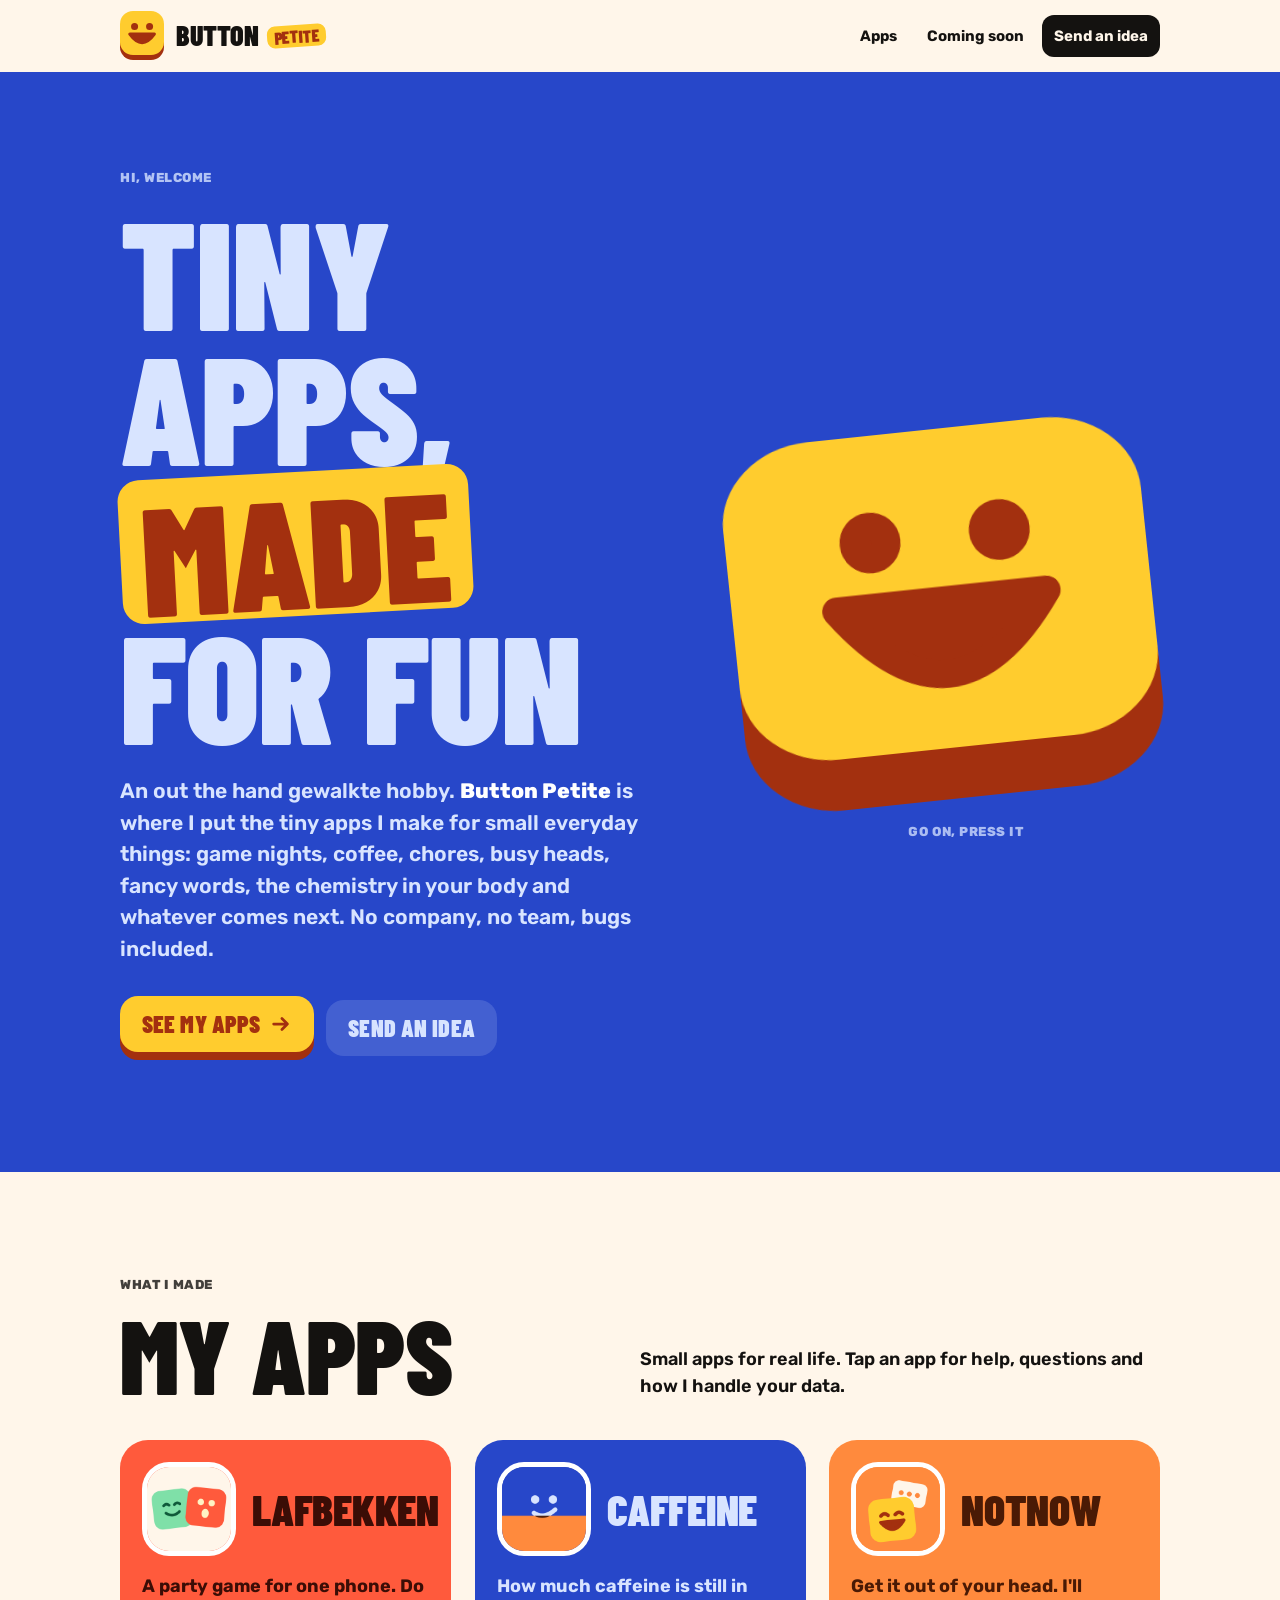
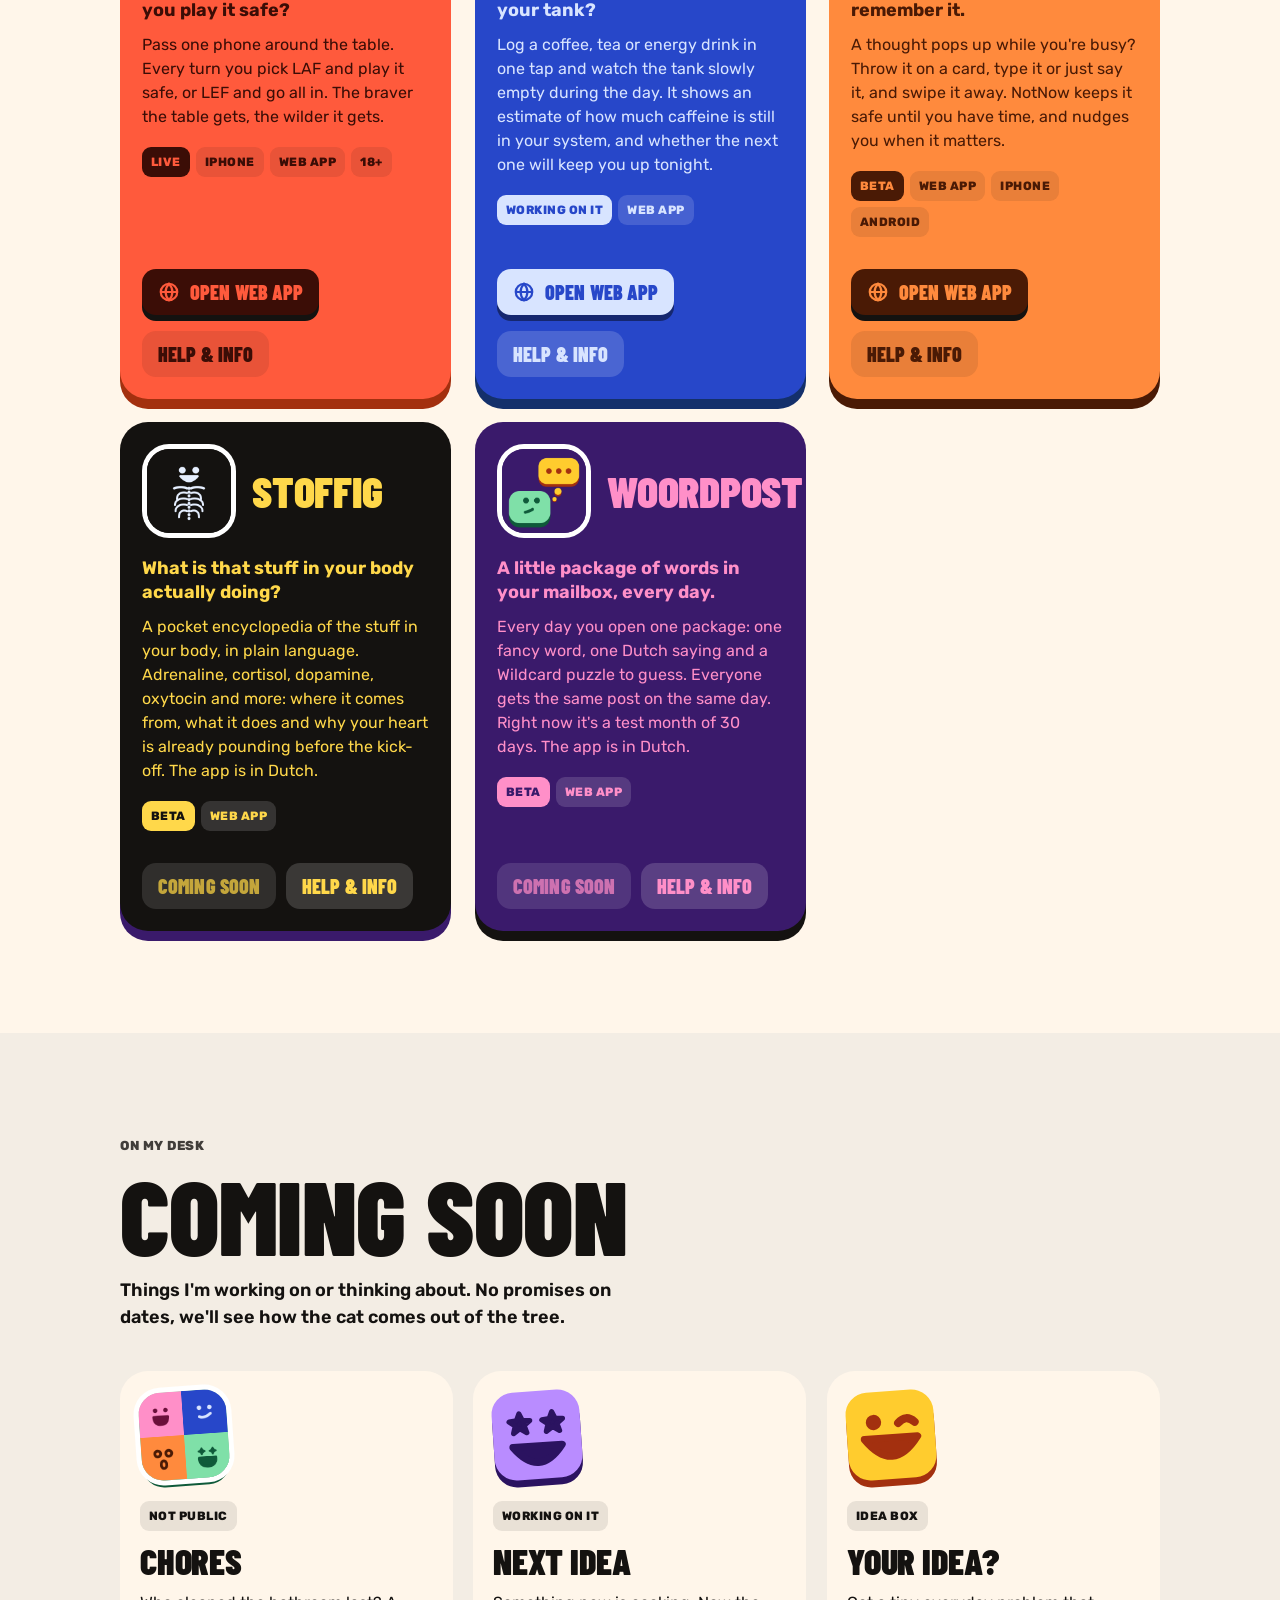
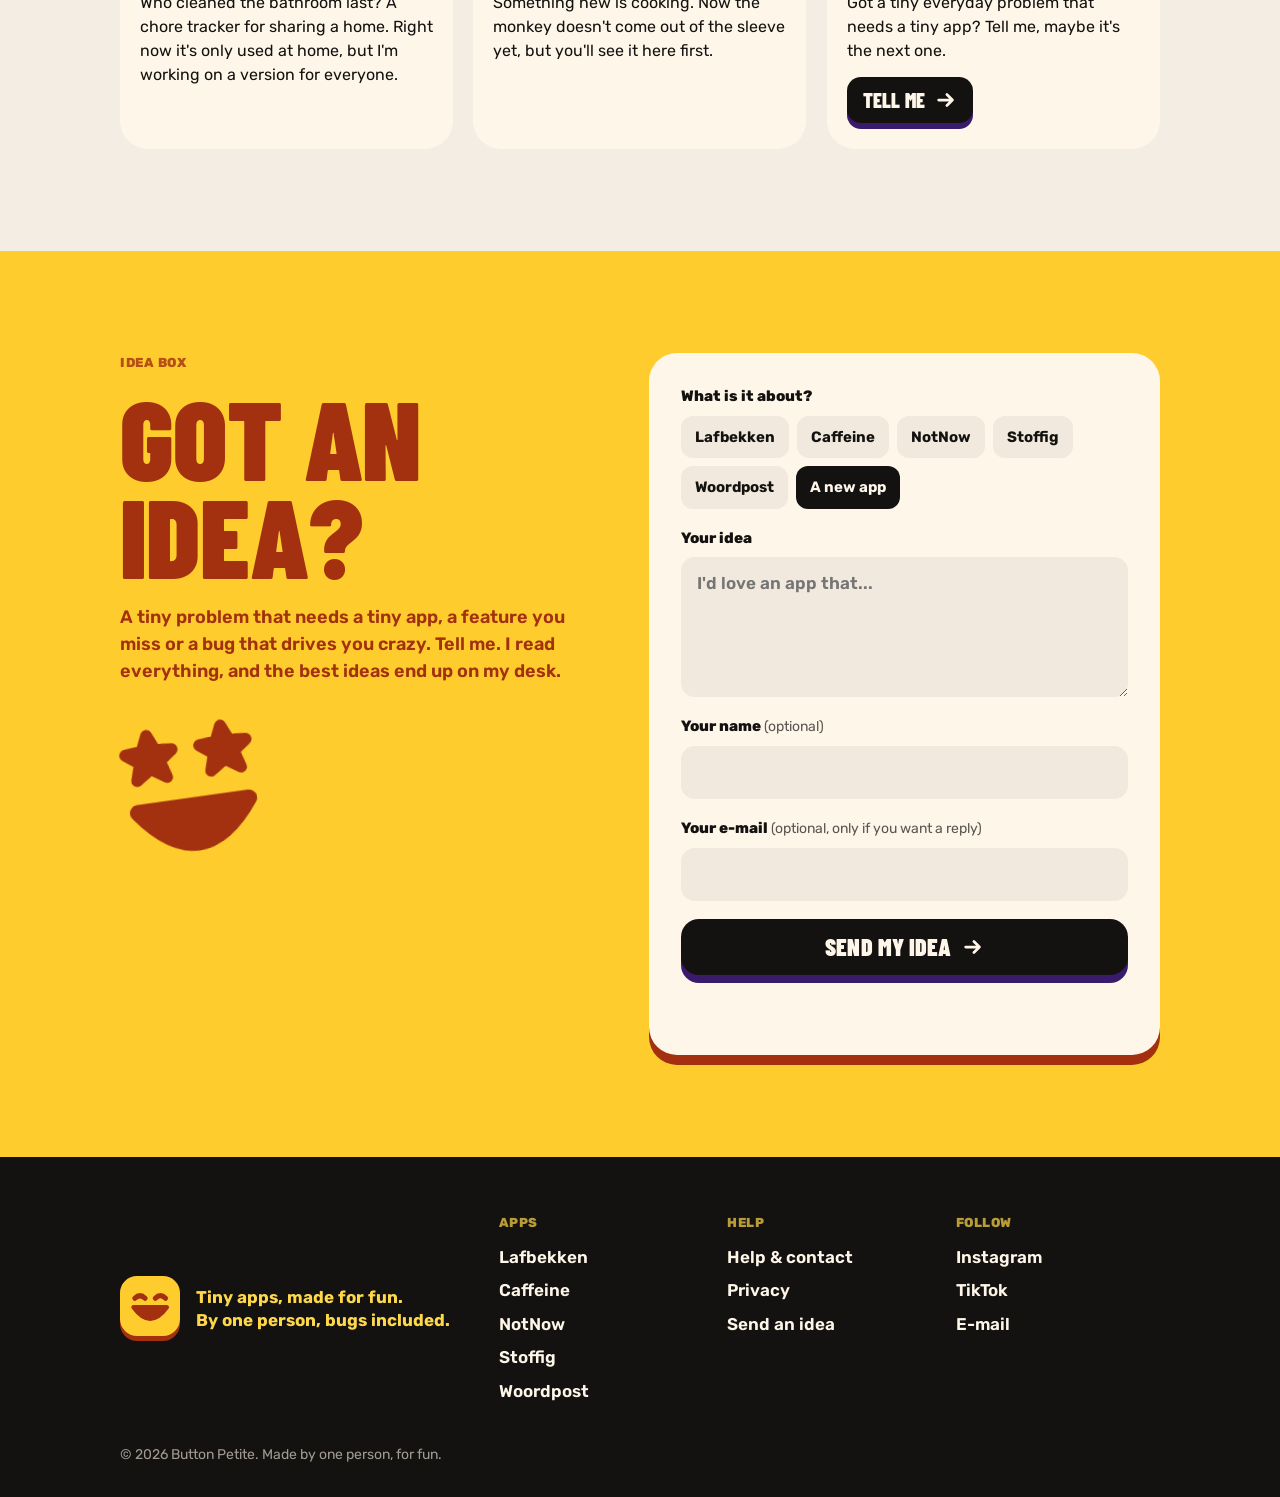
<file: index.html>
<!doctype html>
<html lang="en">
<head>
  <meta charset="utf-8">
  <meta name="viewport" content="width=device-width, initial-scale=1, viewport-fit=cover">
  <title>Button Petite: tiny apps, made for fun</title>
  <meta name="description" content="Button Petite is where I put the tiny apps I make for fun. Party games, coffee math and more. Help, privacy info and a place to send your ideas.">
  <meta name="theme-color" content="#2747c9">
  <meta property="og:title" content="Button Petite: tiny apps, made for fun">
  <meta property="og:description" content="Tiny apps I make for fun, with help, privacy info and a place to send your ideas.">
  <link rel="canonical" href="https://buttonpetite.com/">
  <meta property="og:url" content="https://buttonpetite.com/">
  <meta property="og:image" content="https://buttonpetite.com/assets/share-image.png">
  <meta property="og:type" content="website">
  <link rel="icon" href="assets/favicon.svg" type="image/svg+xml">
  <link rel="apple-touch-icon" href="assets/share-image.png">
  <link rel="preload" href="assets/fonts/barlow-condensed-latin-900-normal.woff2" as="font" type="font/woff2" crossorigin>
  <link rel="preload" href="assets/fonts/rubik-latin-600-normal.woff2" as="font" type="font/woff2" crossorigin>
  <link rel="stylesheet" href="styles.css">
  <script src="app.js" defer></script>
</head>
<body>
  <a class="skip" href="#main">Skip to content</a>

  <header class="top" id="top">
    <div class="wrap top__in">
      <a class="brand" href="#/" aria-label="Button Petite, home">
        <span class="brand__mark" data-face="happy" data-pair="yellow" aria-hidden="true"></span>
        <span class="brand__name">Button <span class="brand__tag">Petite</span></span>
      </a>
      <nav class="nav" aria-label="Main">
        <a href="#/apps">Apps</a>
        <a href="#/soon">Coming soon</a>
        <a class="nav__cta" href="#/ideas">Send an idea</a>
      </nav>
    </div>
  </header>

  <main id="main" tabindex="-1">
    <!-- app.js renders the current page in here -->
    <noscript>
      <div class="wrap noscript">
        <h1 class="disp">Button Petite</h1>
        <p>This site needs JavaScript to show my apps. You can always reach me at <a href="mailto:hello@buttonpetite.com">hello@buttonpetite.com</a>.</p>
      </div>
    </noscript>
  </main>

  <footer class="foot">
    <div class="wrap foot__in">
      <div class="foot__brand">
        <span class="brand__mark" data-face="laugh" data-pair="yellow" aria-hidden="true"></span>
        <p class="foot__line">Tiny apps, made for fun.<br>By one person, bugs included.</p>
      </div>
      <nav class="foot__cols" aria-label="Footer">
        <div>
          <h2 class="meta">Apps</h2>
          <ul id="foot-apps"></ul>
        </div>
        <div>
          <h2 class="meta">Help</h2>
          <ul>
            <li><a href="#/help">Help &amp; contact</a></li>
            <li><a href="#/privacy">Privacy</a></li>
            <li><a href="#/ideas">Send an idea</a></li>
          </ul>
        </div>
        <div>
          <h2 class="meta">Follow</h2>
          <ul id="foot-socials"></ul>
        </div>
      </nav>
      <p class="foot__small" id="foot-small"></p>
    </div>
  </footer>
</body>
</html>
</file>
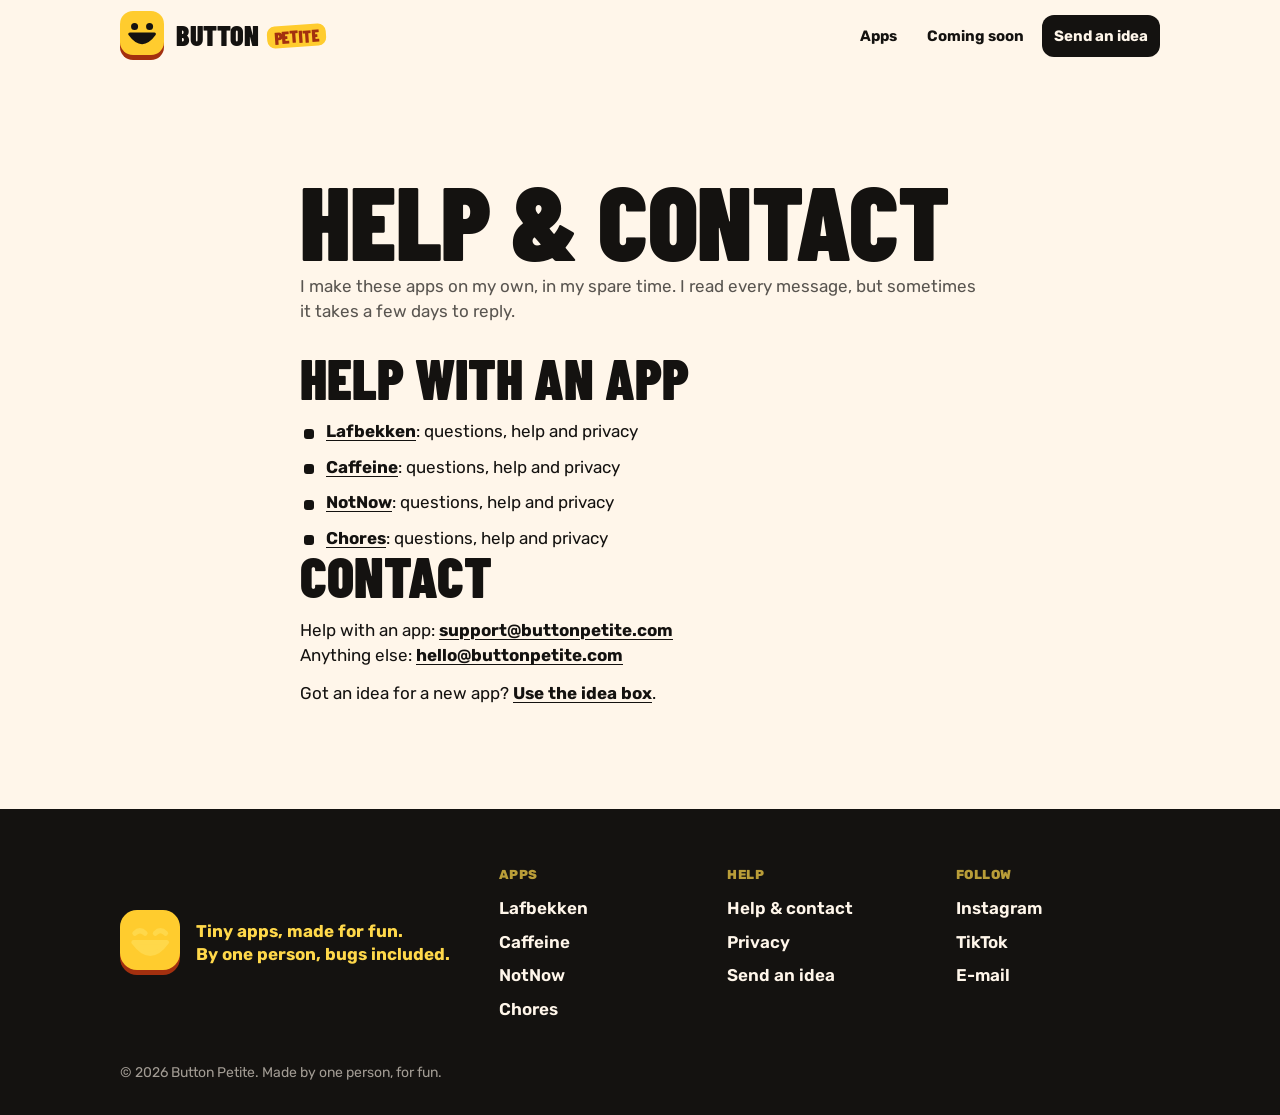
<file: help/index.html>
<!DOCTYPE html>
<html lang="en">
<head>
  <meta charset="utf-8">
  <meta name="viewport" content="width=device-width, initial-scale=1, viewport-fit=cover">
  <title>Help &amp; contact | Button Petite</title>
  <meta name="description" content="Help with Lafbekken, Caffeine, NotNow and Chores, and how to reach me.">
  <meta name="theme-color" content="#2747c9">
  <link rel="canonical" href="https://buttonpetite.com/help/">
  <meta property="og:type" content="website">
  <meta property="og:site_name" content="Button Petite">
  <meta property="og:title" content="Help &amp; contact | Button Petite">
  <meta property="og:description" content="Help with Lafbekken, Caffeine, NotNow and Chores, and how to reach me.">
  <meta property="og:url" content="https://buttonpetite.com/help/">
  <meta property="og:image" content="https://buttonpetite.com/assets/share-image.png">
  <link rel="icon" href="../assets/favicon.svg" type="image/svg+xml">
  <link rel="apple-touch-icon" href="../assets/share-image.png">
  <link rel="preload" href="../assets/fonts/barlow-condensed-latin-900-normal.woff2" as="font" type="font/woff2" crossorigin>
  <link rel="preload" href="../assets/fonts/rubik-latin-600-normal.woff2" as="font" type="font/woff2" crossorigin>
  <link rel="stylesheet" href="../styles.css">
  <script src="../script.js" defer></script>
</head>
<body>
  <a class="skip" href="#main">Skip to content</a>

  <header class="top">
    <div class="wrap top__in">
      <a class="brand" href="../" aria-label="Button Petite, home">
        <span class="brand__mark" data-pair="yellow"><svg class="face" viewBox="20 24 60 54" aria-hidden="true" focusable="false"><g fill="currentColor" stroke="currentColor" stroke-width="7" stroke-linejoin="round" stroke-linecap="round"><g class="eyes"><circle cx="34" cy="38" r="4"/><circle cx="66" cy="38" r="4"/></g><g class="mouth"><path d="M24 54 q26 36 52 0 z"/></g></g></svg></span>
        <span class="brand__name">Button <span class="brand__tag">Petite</span></span>
      </a>
      <nav class="nav" aria-label="Main">
        <a href="../#apps">Apps</a>
        <a href="../#soon">Coming soon</a>
        <a class="nav__cta" href="../#ideas">Send an idea</a>
      </nav>
    </div>
  </header>

  <main id="main">

    <article class="section">
      <div class="wrap legal prose">
        <h1 class="disp section__title">Help &amp; contact</h1>
        <p class="updated">I make these apps on my own, in my spare time. I read every message, but sometimes it takes a few days to reply.</p>
        <h2>Help with an app</h2>
        <ul class="dots">
          <li><a href="../apps/lafbekken/">Lafbekken</a>: questions, help and privacy</li>
          <li><a href="../apps/caffeine/">Caffeine</a>: questions, help and privacy</li>
          <li><a href="../apps/notnow/">NotNow</a>: questions, help and privacy</li>
          <li><a href="../apps/chores/">Chores</a>: questions, help and privacy</li>
        </ul>
        <h2>Contact</h2>
        <p>Help with an app: <a href="mailto:support@buttonpetite.com">support@buttonpetite.com</a><br>
        Anything else: <a href="mailto:hello@buttonpetite.com">hello@buttonpetite.com</a></p>
        <p>Got an idea for a new app? <a href="../#ideas">Use the idea box</a>.</p>
      </div>
    </article>
  </main>

  <footer class="foot">
    <div class="wrap foot__in">
      <div class="foot__brand">
        <span class="brand__mark" data-pair="yellow"><svg class="face" viewBox="20 24 60 54" aria-hidden="true" focusable="false"><g fill="currentColor" stroke="currentColor" stroke-width="7" stroke-linejoin="round" stroke-linecap="round"><g class="eyes"><path d="M26 40 q8 -8 16 0 M58 40 q8 -8 16 0" fill="none" stroke-width="8"/></g><g class="mouth"><path d="M24 54 q26 36 52 0 z"/></g></g></svg></span>
        <p class="foot__line">Tiny apps, made for fun.<br>By one person, bugs included.</p>
      </div>
      <nav class="foot__cols" aria-label="Footer">
        <div>
          <h2 class="meta">Apps</h2>
          <ul>
            <li><a href="../apps/lafbekken/">Lafbekken</a></li>
            <li><a href="../apps/caffeine/">Caffeine</a></li>
            <li><a href="../apps/notnow/">NotNow</a></li>
            <li><a href="../apps/chores/">Chores</a></li>
          </ul>
        </div>
        <div>
          <h2 class="meta">Help</h2>
          <ul>
            <li><a href="../help/">Help &amp; contact</a></li>
            <li><a href="../privacy/">Privacy</a></li>
            <li><a href="../#ideas">Send an idea</a></li>
          </ul>
        </div>
        <div>
          <h2 class="meta">Follow</h2>
          <ul>
            <li><a href="https://www.instagram.com/buttonpetite/" rel="me noopener">Instagram</a></li>
            <li><a href="https://www.tiktok.com/@buttonpetite" rel="me noopener">TikTok</a></li>
            <li><a href="mailto:hello@buttonpetite.com">E-mail</a></li>
          </ul>
        </div>
      </nav>
      <p class="foot__small">&copy; 2026 Button Petite. Made by one person, for fun.</p>
    </div>
  </footer>
</body>
</html>
</file>
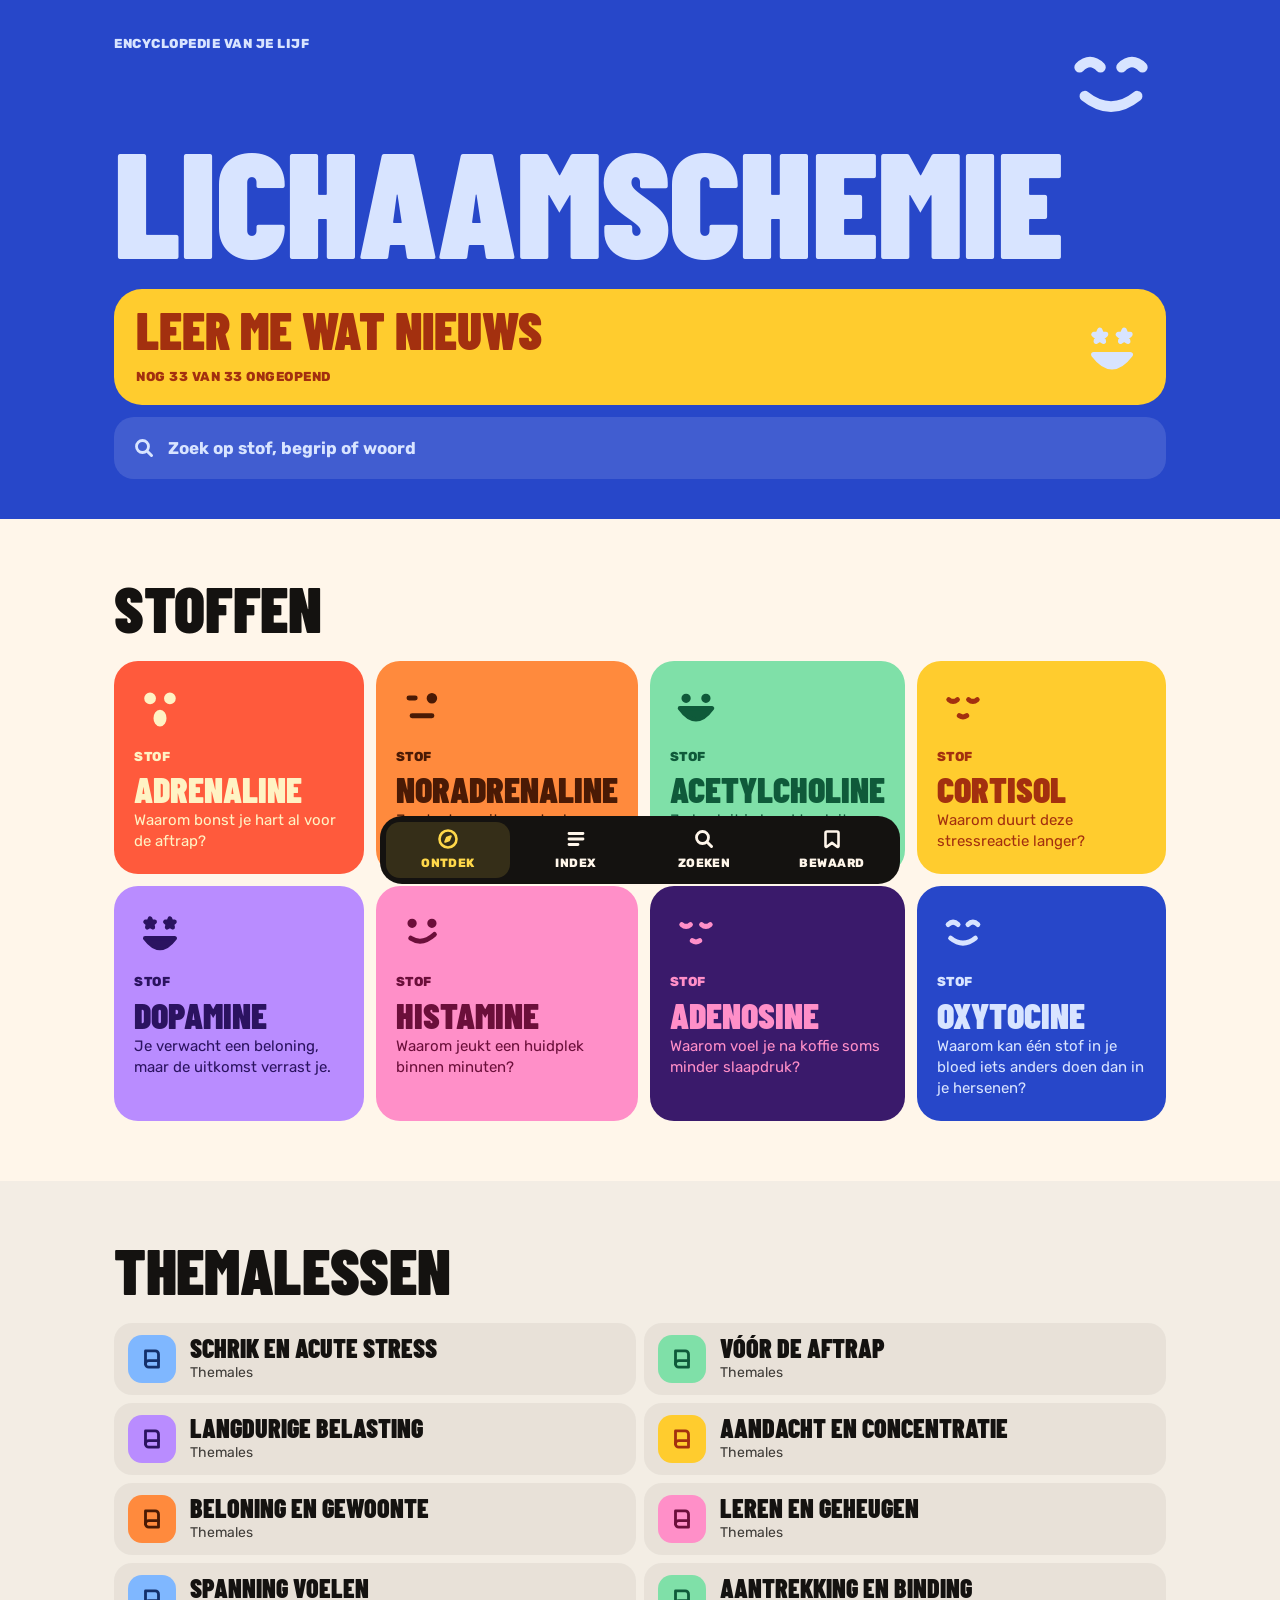
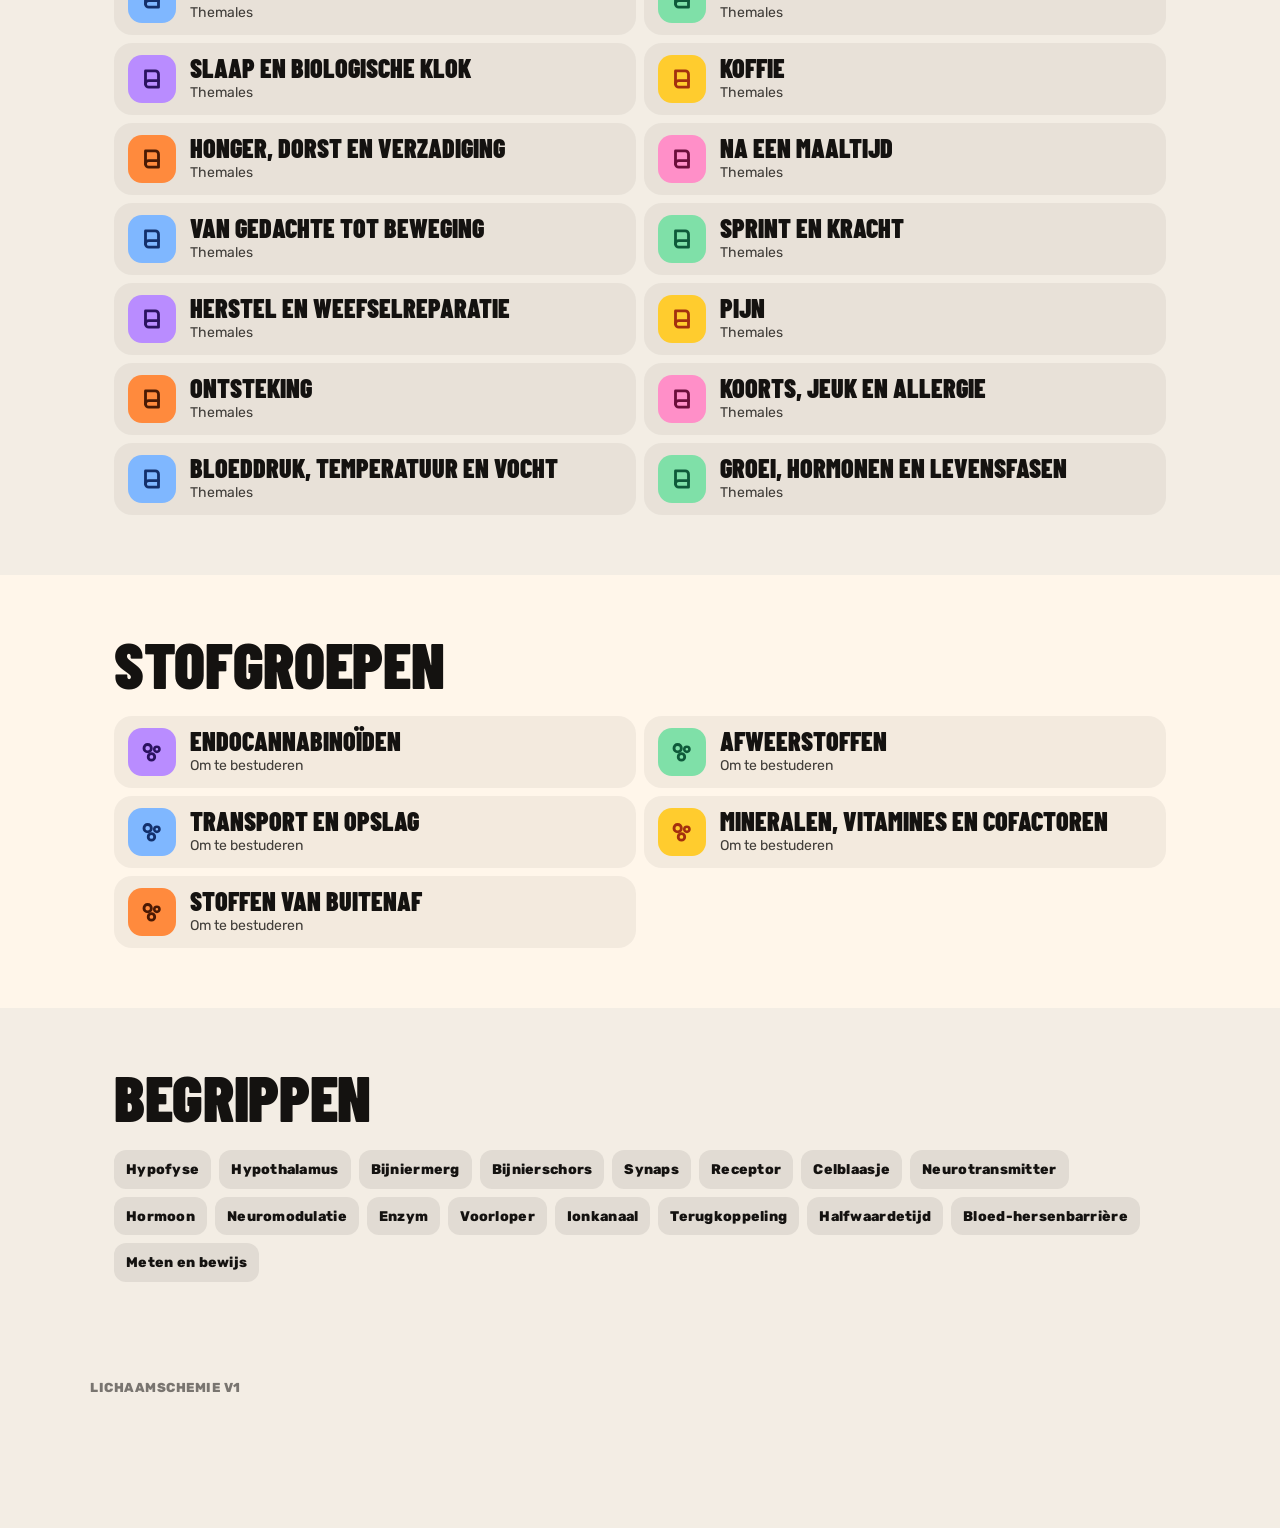
<file: lichaamschemie/index.html>
<!DOCTYPE html>
<html lang="nl">
<head>
<meta charset="utf-8">
<meta name="viewport" content="width=device-width, initial-scale=1, viewport-fit=cover">
<title>Lichaamschemie</title>
<meta name="description" content="Encyclopedie van stoffen in je lijf: adrenaline, cortisol, dopamine, oxytocine en meer.">
<meta name="theme-color" content="#2747c9">
<meta name="apple-mobile-web-app-capable" content="yes">
<meta name="apple-mobile-web-app-status-bar-style" content="black-translucent">
<meta name="color-scheme" content="light">
<meta name="mobile-web-app-capable" content="yes">
<meta name="apple-mobile-web-app-title" content="Lichaamschemie">
<link rel="manifest" href="manifest.webmanifest">
<link rel="icon" type="image/png" sizes="192x192" href="icons/icon-192.png">
<link rel="apple-touch-icon" href="icons/apple-touch-icon.png">
<link rel="preload" href="fonts/barlow-condensed-latin-900-normal.woff2" as="font" type="font/woff2" crossorigin>
<link rel="preload" href="fonts/rubik-latin-400-normal.woff2" as="font" type="font/woff2" crossorigin>
<link rel="stylesheet" href="css/app.css">
</head>
<body>
<a class="naar-inhoud" href="#view" onclick="event.preventDefault();document.getElementById('view').focus()">Naar de inhoud</a>
<svg width="0" height="0" style="position:absolute" aria-hidden="true" focusable="false"><defs>
  <symbol id="i-plus" viewBox="0 0 24 24"><path d="M12 5v14M5 12h14" fill="none" stroke="currentColor" stroke-width="3.2" stroke-linecap="round"/></symbol>
  <symbol id="i-x" viewBox="0 0 24 24"><path d="M6.5 6.5l11 11M17.5 6.5l-11 11" fill="none" stroke="currentColor" stroke-width="3.2" stroke-linecap="round"/></symbol>
  <symbol id="i-uit" viewBox="0 0 24 24"><path d="M10 5H7a2 2 0 0 0-2 2v10a2 2 0 0 0 2 2h10a2 2 0 0 0 2-2v-3M14 5h5v5M19 5l-8 8" fill="none" stroke="currentColor" stroke-width="2.8" stroke-linecap="round" stroke-linejoin="round"/></symbol>
  <symbol id="i-link" viewBox="0 0 24 24"><path d="M10 14a4.5 4.5 0 0 0 6.4 0l2.8-2.8a4.5 4.5 0 0 0-6.4-6.4l-1 1M14 10a4.5 4.5 0 0 0-6.4 0l-2.8 2.8a4.5 4.5 0 0 0 6.4 6.4l1-1" fill="none" stroke="currentColor" stroke-width="2.6" stroke-linecap="round"/></symbol>
  <symbol id="i-opnieuw" viewBox="0 0 24 24"><path d="M5 12a7 7 0 1 0 2.2-5.1M5 4.5v4h4" fill="none" stroke="currentColor" stroke-width="3" stroke-linecap="round" stroke-linejoin="round"/></symbol>
  <symbol id="i-terug" viewBox="0 0 24 24"><path d="M14.5 5.5L8 12l6.5 6.5" fill="none" stroke="currentColor" stroke-width="3.2" stroke-linecap="round" stroke-linejoin="round"/></symbol>
  <symbol id="i-bewaar" viewBox="0 0 24 24"><path class="bm-vul" d="M7 4.5h10a1.5 1.5 0 0 1 1.5 1.5v13.2a.8.8 0 0 1-1.3.6L12 15.9l-5.2 3.9a.8.8 0 0 1-1.3-.6V6A1.5 1.5 0 0 1 7 4.5z" fill="none" stroke="currentColor" stroke-width="2.6" stroke-linejoin="round"/></symbol>
  <symbol id="i-zoek" viewBox="0 0 24 24"><circle cx="10.5" cy="10.5" r="6" fill="none" stroke="currentColor" stroke-width="2.8"/><path d="M15 15l4.5 4.5" stroke="currentColor" stroke-width="3" stroke-linecap="round"/></symbol>
  <symbol id="i-ontdek" viewBox="0 0 24 24"><circle cx="12" cy="12" r="8.5" fill="none" stroke="currentColor" stroke-width="2.6"/><path d="M14.8 9.2l-1.6 4-4 1.6 1.6-4z" fill="currentColor" stroke="currentColor" stroke-width="2" stroke-linejoin="round"/></symbol>
  <symbol id="i-index" viewBox="0 0 24 24"><path d="M5 6.5h14M5 12h14M5 17.5h9" fill="none" stroke="currentColor" stroke-width="2.8" stroke-linecap="round"/></symbol>
  <symbol id="i-thema" viewBox="0 0 24 24"><path d="M6 4.5h9a3 3 0 0 1 3 3v12H9a3 3 0 0 1-3-3z" fill="none" stroke="currentColor" stroke-width="2.6" stroke-linejoin="round"/><path d="M6 16.5a3 3 0 0 1 3-3h9" fill="none" stroke="currentColor" stroke-width="2.6" stroke-linecap="round"/></symbol>
  <symbol id="i-groep" viewBox="0 0 24 24"><circle cx="8" cy="8.5" r="3.4" fill="none" stroke="currentColor" stroke-width="2.6"/><circle cx="16.5" cy="9.5" r="2.4" fill="none" stroke="currentColor" stroke-width="2.4"/><circle cx="11.5" cy="16.5" r="3" fill="none" stroke="currentColor" stroke-width="2.6"/></symbol>
  <symbol id="i-begrip" viewBox="0 0 24 24"><rect x="4.5" y="5" width="15" height="14" rx="3.5" fill="none" stroke="currentColor" stroke-width="2.6"/><path d="M8.5 10h7M8.5 14h4.5" stroke="currentColor" stroke-width="2.6" stroke-linecap="round"/></symbol>
</defs></svg>

<main id="view" tabindex="-1"></main>

<nav class="tabbalk" aria-label="Hoofdmenu">
  <a href="#/" data-tab="ontdek"><svg aria-hidden="true"><use href="#i-ontdek"/></svg>Ontdek</a>
  <a href="#/index" data-tab="index"><svg aria-hidden="true"><use href="#i-index"/></svg>Index</a>
  <a href="#/zoek" data-tab="zoek"><svg aria-hidden="true"><use href="#i-zoek"/></svg>Zoeken</a>
  <a href="#/bewaard" data-tab="bewaard"><svg aria-hidden="true"><use href="#i-bewaar"/></svg>Bewaard</a>
</nav>
<div class="toast" id="toast" role="status" aria-live="polite"></div>

<div class="update" id="update" role="status" hidden><span>Nieuwe versie klaar</span><button type="button">Herladen</button></div>
<noscript><p style="padding:24px;font-family:sans-serif;font-weight:700">Lichaamschemie heeft JavaScript nodig.</p></noscript>
<script src="js/content.js"></script>
<script src="js/app.js"></script>
</body>
</html>
</file>
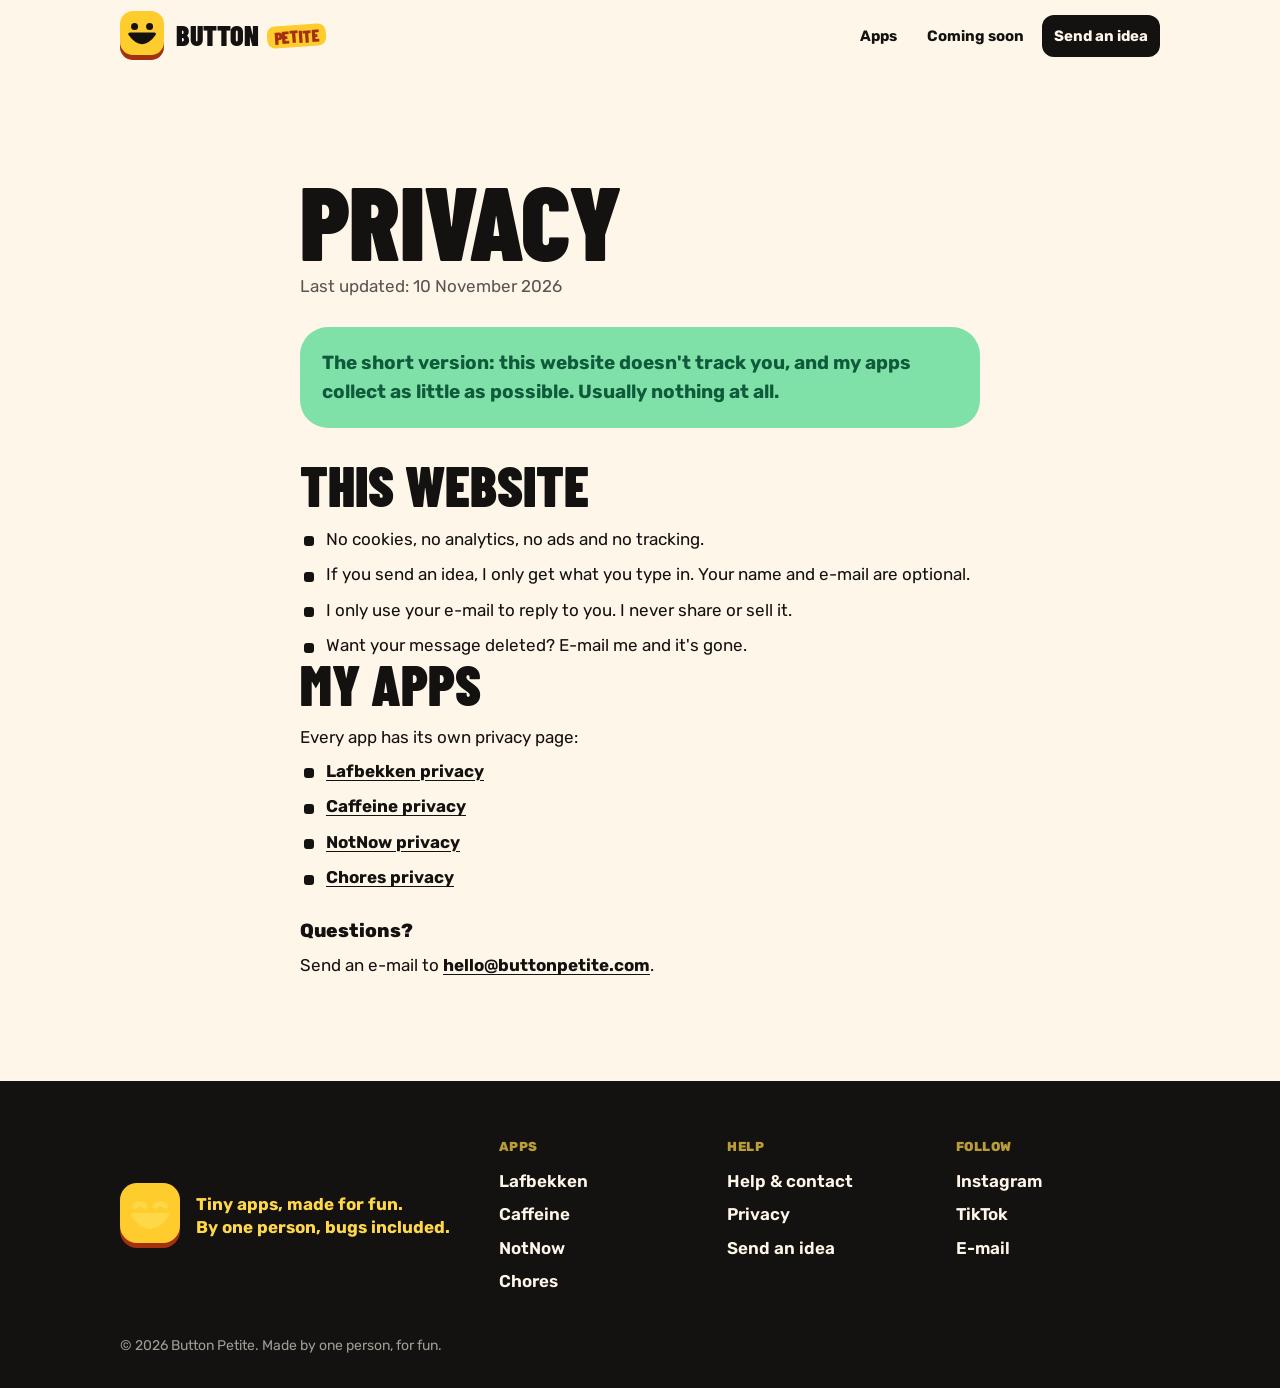
<file: privacy/index.html>
<!DOCTYPE html>
<html lang="en">
<head>
  <meta charset="utf-8">
  <meta name="viewport" content="width=device-width, initial-scale=1, viewport-fit=cover">
  <title>Privacy | Button Petite</title>
  <meta name="description" content="This website doesn't track you, and my apps collect as little as possible.">
  <meta name="theme-color" content="#2747c9">
  <link rel="canonical" href="https://buttonpetite.com/privacy/">
  <meta property="og:type" content="website">
  <meta property="og:site_name" content="Button Petite">
  <meta property="og:title" content="Privacy | Button Petite">
  <meta property="og:description" content="This website doesn't track you, and my apps collect as little as possible.">
  <meta property="og:url" content="https://buttonpetite.com/privacy/">
  <meta property="og:image" content="https://buttonpetite.com/assets/share-image.png">
  <link rel="icon" href="../assets/favicon.svg" type="image/svg+xml">
  <link rel="apple-touch-icon" href="../assets/share-image.png">
  <link rel="preload" href="../assets/fonts/barlow-condensed-latin-900-normal.woff2" as="font" type="font/woff2" crossorigin>
  <link rel="preload" href="../assets/fonts/rubik-latin-600-normal.woff2" as="font" type="font/woff2" crossorigin>
  <link rel="stylesheet" href="../styles.css">
  <script src="../script.js" defer></script>
</head>
<body>
  <a class="skip" href="#main">Skip to content</a>

  <header class="top">
    <div class="wrap top__in">
      <a class="brand" href="../" aria-label="Button Petite, home">
        <span class="brand__mark" data-pair="yellow"><svg class="face" viewBox="20 24 60 54" aria-hidden="true" focusable="false"><g fill="currentColor" stroke="currentColor" stroke-width="7" stroke-linejoin="round" stroke-linecap="round"><g class="eyes"><circle cx="34" cy="38" r="4"/><circle cx="66" cy="38" r="4"/></g><g class="mouth"><path d="M24 54 q26 36 52 0 z"/></g></g></svg></span>
        <span class="brand__name">Button <span class="brand__tag">Petite</span></span>
      </a>
      <nav class="nav" aria-label="Main">
        <a href="../#apps">Apps</a>
        <a href="../#soon">Coming soon</a>
        <a class="nav__cta" href="../#ideas">Send an idea</a>
      </nav>
    </div>
  </header>

  <main id="main">

    <article class="section">
      <div class="wrap legal prose">
        <h1 class="disp section__title">Privacy</h1>
        <p class="updated">Last updated: <time datetime="2026-11-10">10 November 2026</time></p>
        <div class="summary" data-pair="mint"><p>The short version: this website doesn't track you, and my apps collect as little as possible. Usually nothing at all.</p></div>
        <h2>This website</h2>
        <ul class="dots">
          <li>No cookies, no analytics, no ads and no tracking.</li>
          <li>If you send an idea, I only get what you type in. Your name and e-mail are optional.</li>
          <li>I only use your e-mail to reply to you. I never share or sell it.</li>
          <li>Want your message deleted? E-mail me and it's gone.</li>
        </ul>
        <h2>My apps</h2>
        <p>Every app has its own privacy page:</p>
        <ul class="dots">
          <li><a href="../apps/lafbekken/privacy/">Lafbekken privacy</a></li>
          <li><a href="../apps/caffeine/privacy/">Caffeine privacy</a></li>
          <li><a href="../apps/notnow/privacy/">NotNow privacy</a></li>
          <li><a href="../apps/chores/privacy/">Chores privacy</a></li>
        </ul>
        <h3>Questions?</h3>
        <p>Send an e-mail to <a href="mailto:hello@buttonpetite.com">hello@buttonpetite.com</a>.</p>
      </div>
    </article>
  </main>

  <footer class="foot">
    <div class="wrap foot__in">
      <div class="foot__brand">
        <span class="brand__mark" data-pair="yellow"><svg class="face" viewBox="20 24 60 54" aria-hidden="true" focusable="false"><g fill="currentColor" stroke="currentColor" stroke-width="7" stroke-linejoin="round" stroke-linecap="round"><g class="eyes"><path d="M26 40 q8 -8 16 0 M58 40 q8 -8 16 0" fill="none" stroke-width="8"/></g><g class="mouth"><path d="M24 54 q26 36 52 0 z"/></g></g></svg></span>
        <p class="foot__line">Tiny apps, made for fun.<br>By one person, bugs included.</p>
      </div>
      <nav class="foot__cols" aria-label="Footer">
        <div>
          <h2 class="meta">Apps</h2>
          <ul>
            <li><a href="../apps/lafbekken/">Lafbekken</a></li>
            <li><a href="../apps/caffeine/">Caffeine</a></li>
            <li><a href="../apps/notnow/">NotNow</a></li>
            <li><a href="../apps/chores/">Chores</a></li>
          </ul>
        </div>
        <div>
          <h2 class="meta">Help</h2>
          <ul>
            <li><a href="../help/">Help &amp; contact</a></li>
            <li><a href="../privacy/">Privacy</a></li>
            <li><a href="../#ideas">Send an idea</a></li>
          </ul>
        </div>
        <div>
          <h2 class="meta">Follow</h2>
          <ul>
            <li><a href="https://www.instagram.com/buttonpetite/" rel="me noopener">Instagram</a></li>
            <li><a href="https://www.tiktok.com/@buttonpetite" rel="me noopener">TikTok</a></li>
            <li><a href="mailto:hello@buttonpetite.com">E-mail</a></li>
          </ul>
        </div>
      </nav>
      <p class="foot__small">&copy; 2026 Button Petite. Made by one person, for fun.</p>
    </div>
  </footer>
</body>
</html>
</file>
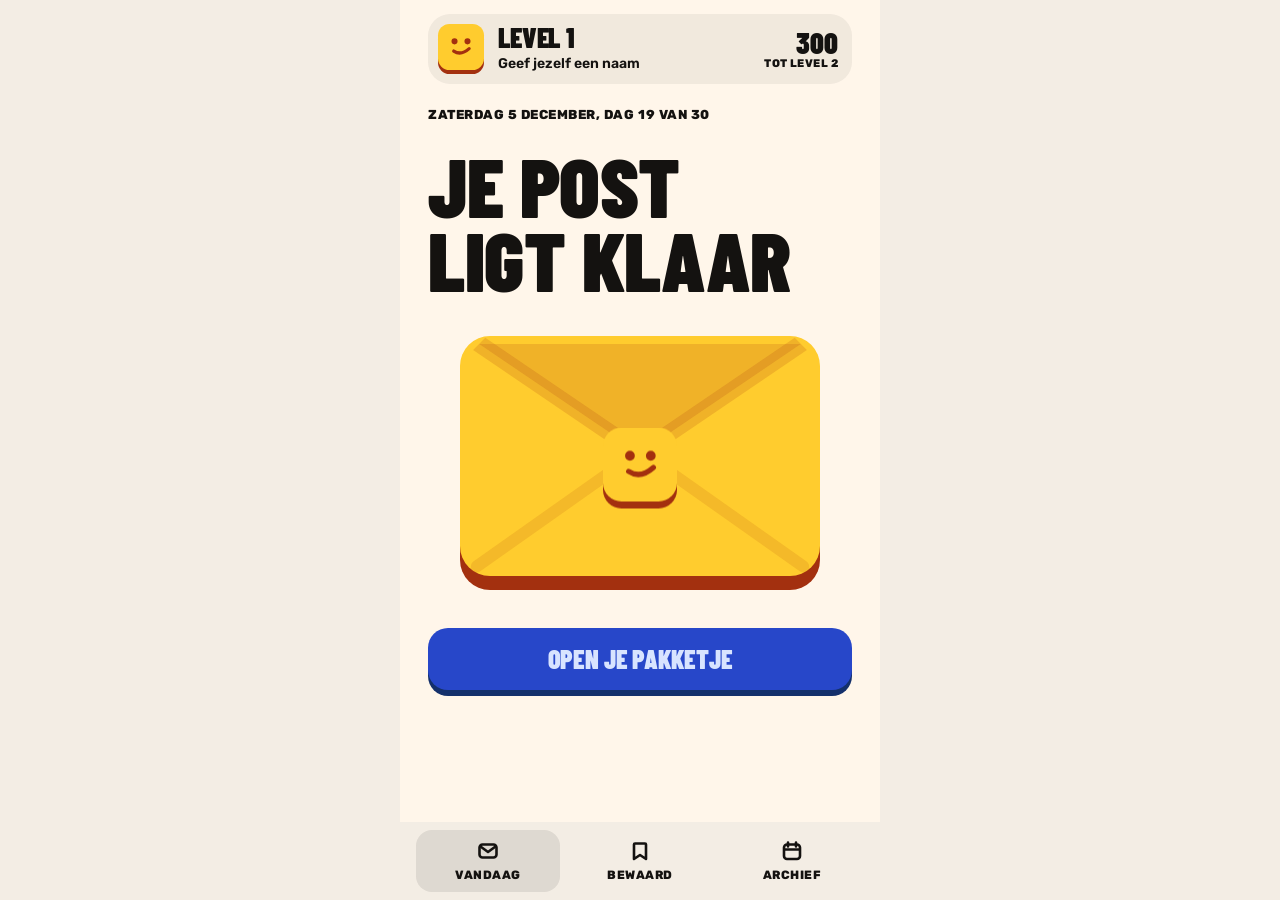
<file: woordpost/index.html>
<!doctype html>
<html lang="nl">
  <head>
    <meta charset="UTF-8" />
    <meta name="viewport" content="width=device-width, initial-scale=1, viewport-fit=cover" />
    <meta name="theme-color" content="#fff6ea" />
    <meta name="description" content="Woordpost: elke dag een duur woord, een spreekwoord en een Wildcard." />
    <meta name="apple-mobile-web-app-capable" content="yes" />
    <meta name="apple-mobile-web-app-title" content="Woordpost" />
    <link rel="icon" href="./icon.svg" type="image/svg+xml" />
    <link rel="apple-touch-icon" href="./apple-touch-icon.png" />
    <link rel="manifest" href="./manifest.webmanifest" />
    <title>Woordpost</title>
    <script type="module" crossorigin src="./assets/index-CseLBmMA.js"></script>
    <link rel="stylesheet" crossorigin href="./assets/index-T1NOmNr_.css">
  </head>
  <body>
    <div id="root"></div>
  </body>
</html>
</file>
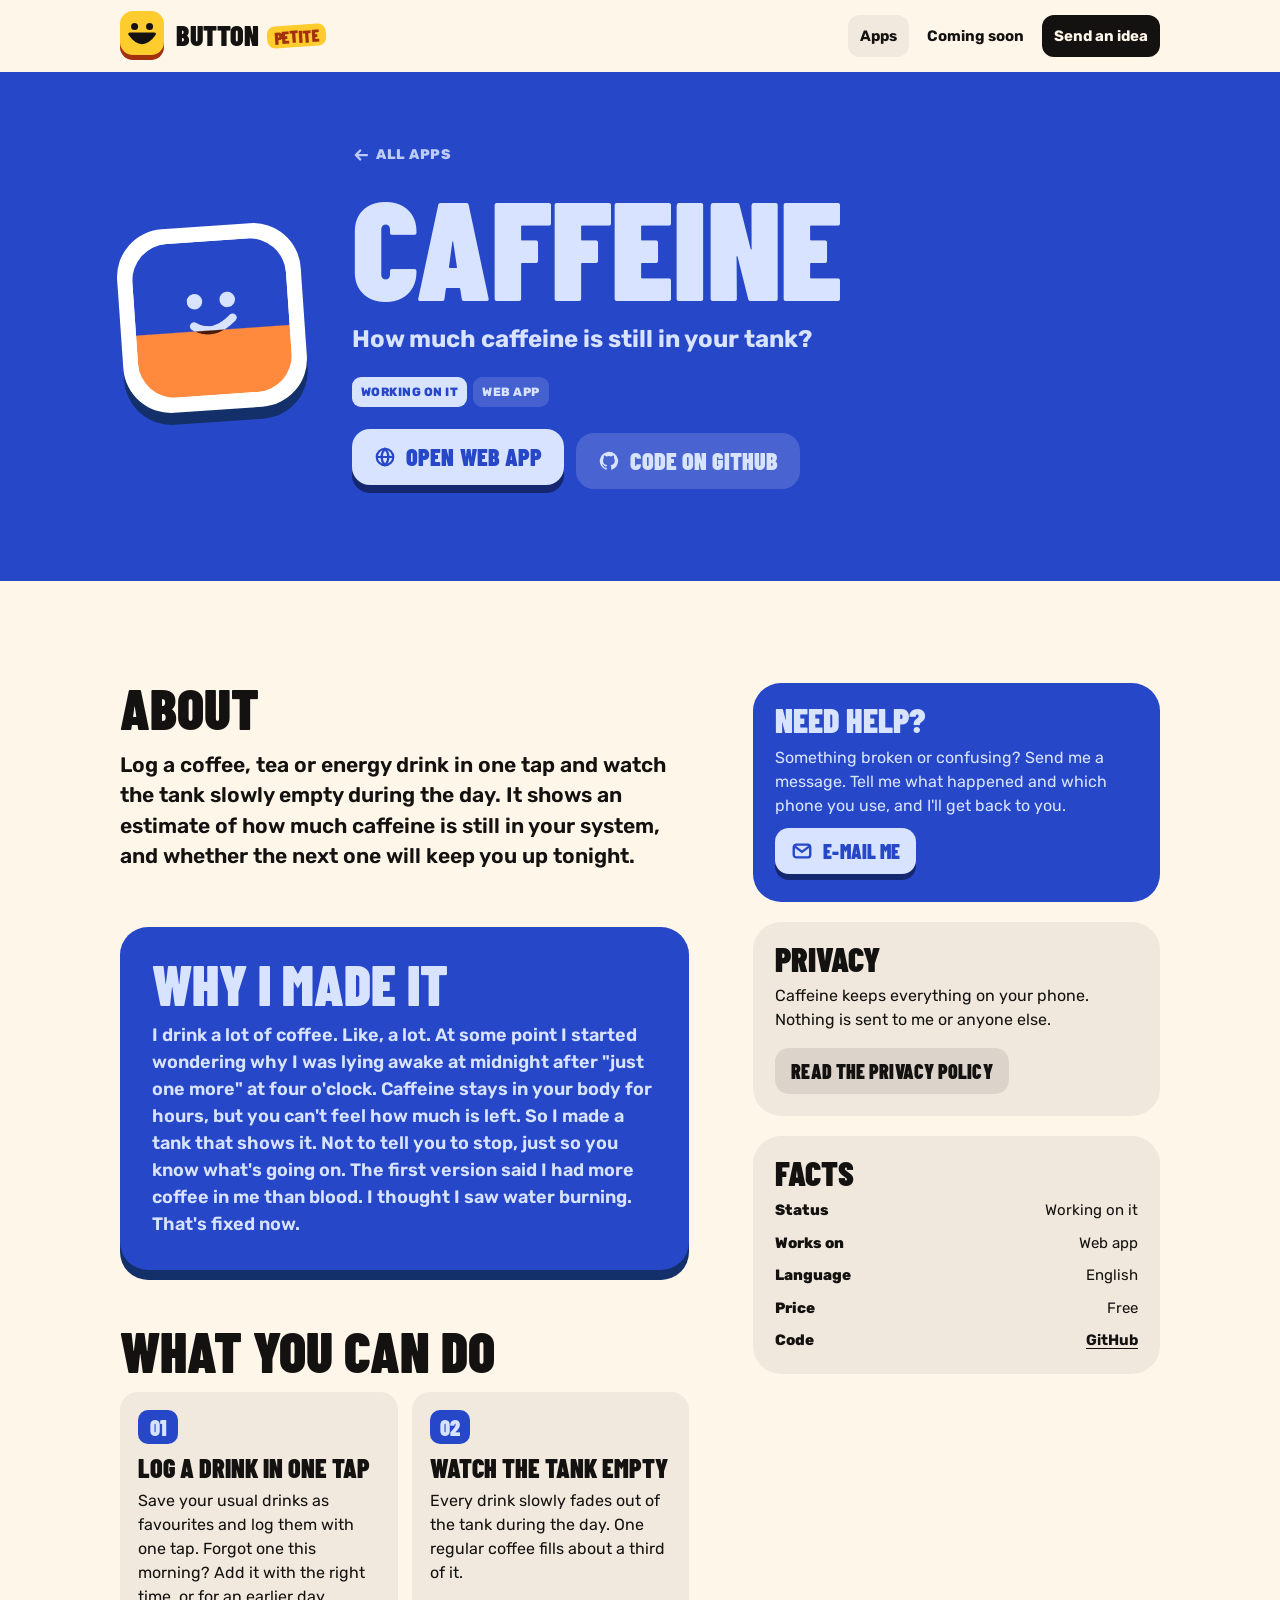
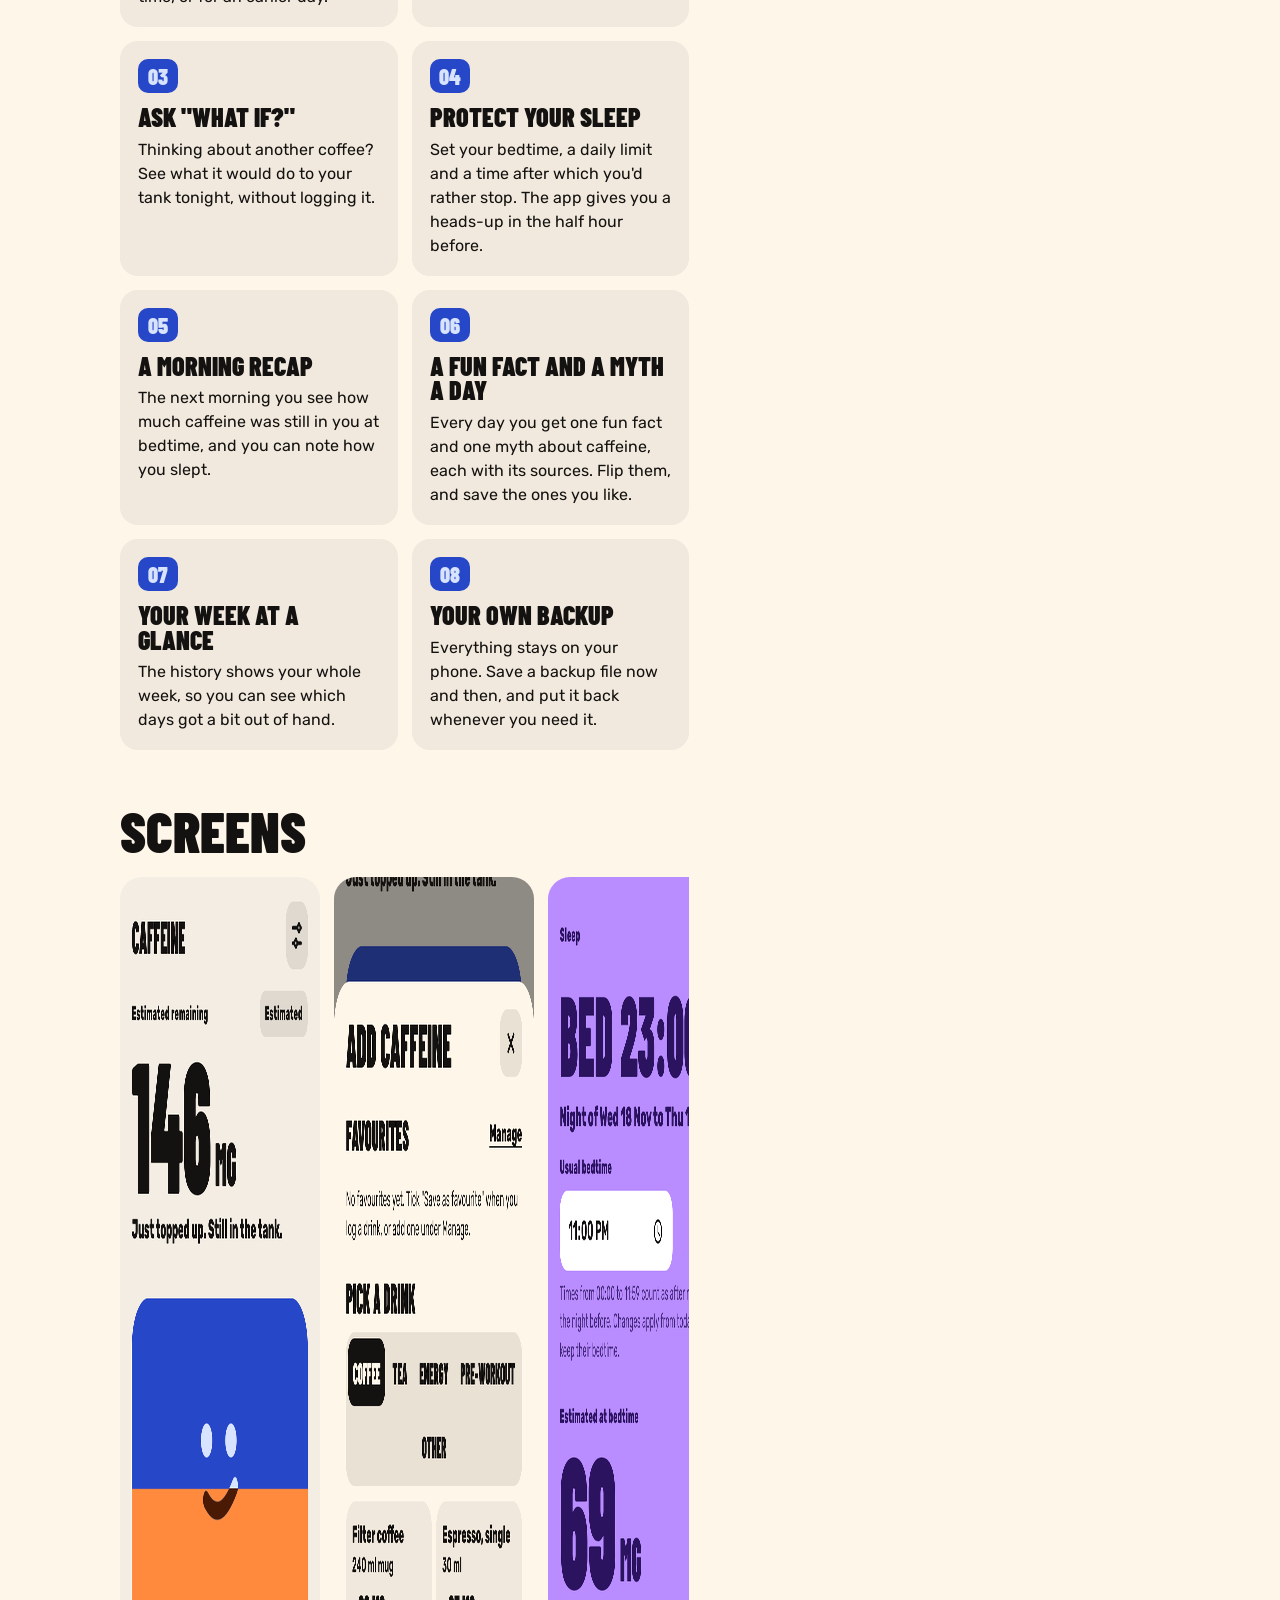
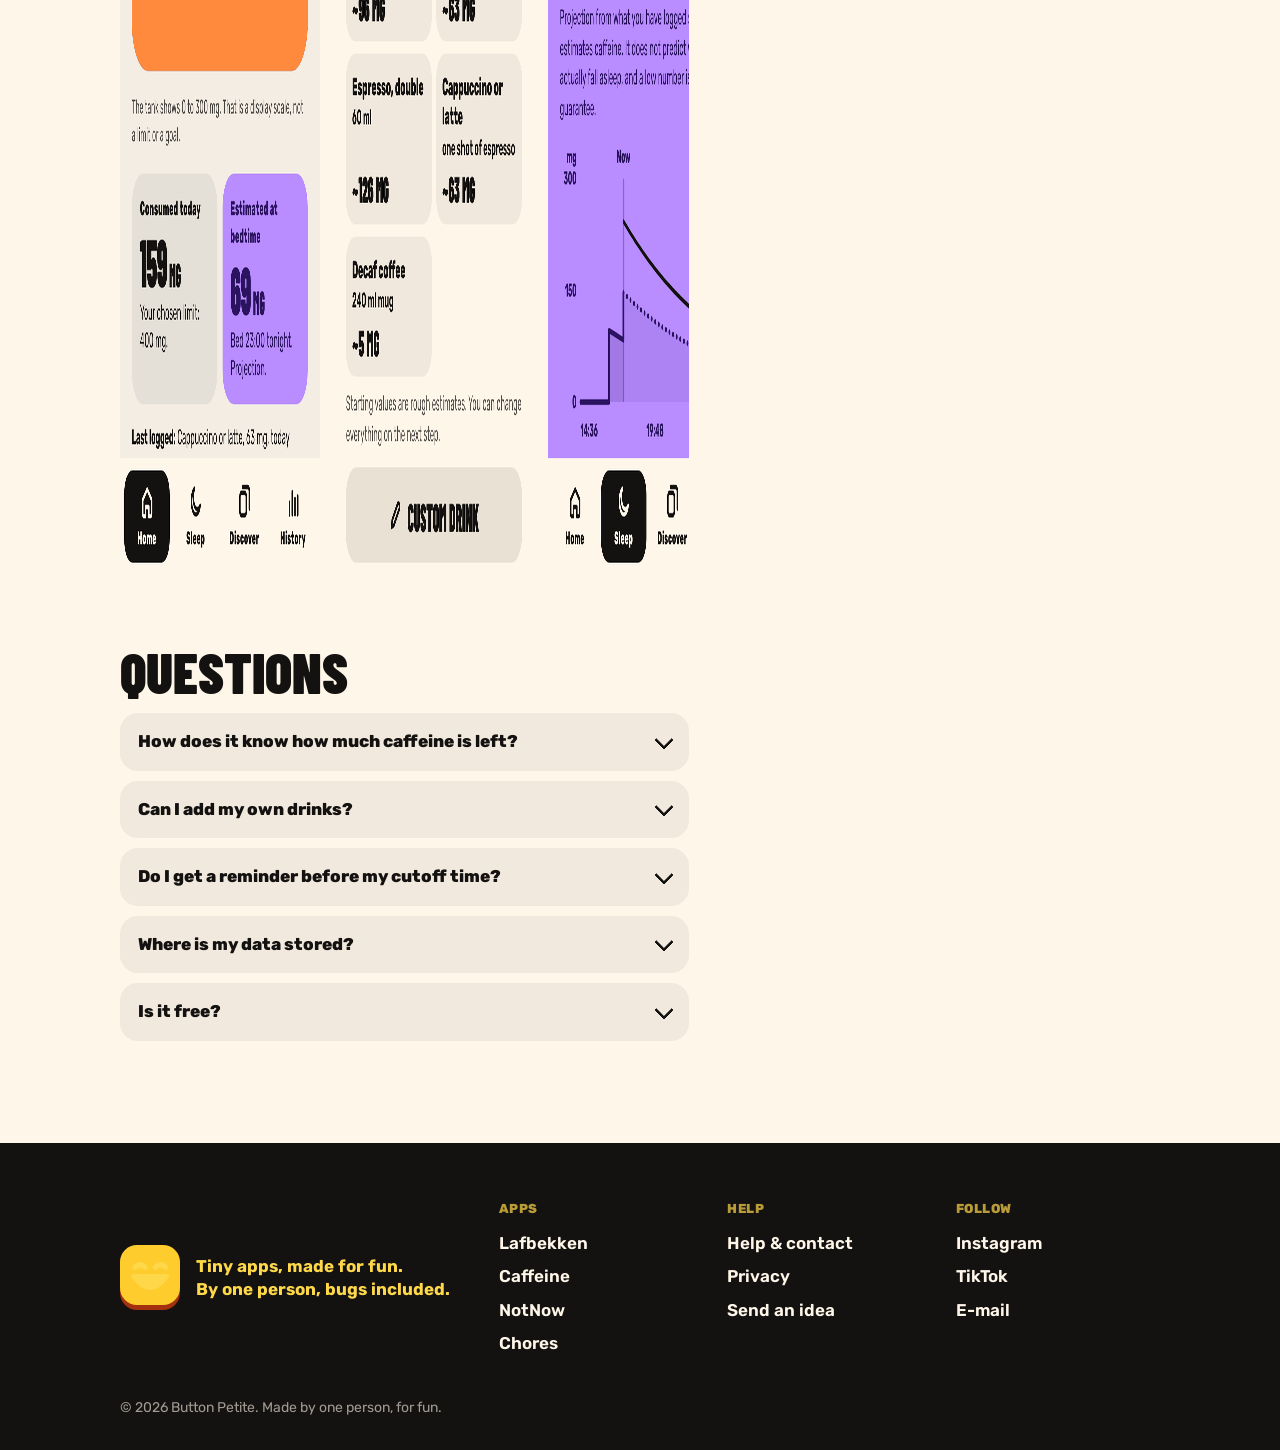
<file: apps/caffeine/index.html>
<!DOCTYPE html>
<html lang="en">
<head>
  <meta charset="utf-8">
  <meta name="viewport" content="width=device-width, initial-scale=1, viewport-fit=cover">
  <title>Caffeine: How much caffeine is still in your tank? | Button Petite</title>
  <meta name="description" content="Log a coffee, tea or energy drink in one tap and watch the tank slowly empty during the day. It shows an estimate of how much caffeine is still in your system, and whether the next one will keep you up tonight.">
  <meta name="theme-color" content="#2747c9">
  <link rel="canonical" href="https://buttonpetite.com/apps/caffeine/">
  <meta property="og:type" content="website">
  <meta property="og:site_name" content="Button Petite">
  <meta property="og:title" content="Caffeine: How much caffeine is still in your tank? | Button Petite">
  <meta property="og:description" content="Log a coffee, tea or energy drink in one tap and watch the tank slowly empty during the day. It shows an estimate of how much caffeine is still in your system, and whether the next one will keep you up tonight.">
  <meta property="og:url" content="https://buttonpetite.com/apps/caffeine/">
  <meta property="og:image" content="https://buttonpetite.com/assets/icons/caffeine.png">
  <link rel="icon" href="../../assets/favicon.svg" type="image/svg+xml">
  <link rel="apple-touch-icon" href="../../assets/share-image.png">
  <link rel="preload" href="../../assets/fonts/barlow-condensed-latin-900-normal.woff2" as="font" type="font/woff2" crossorigin>
  <link rel="preload" href="../../assets/fonts/rubik-latin-600-normal.woff2" as="font" type="font/woff2" crossorigin>
  <link rel="stylesheet" href="../../styles.css">
  <script src="../../script.js" defer></script>
</head>
<body>
  <a class="skip" href="#main">Skip to content</a>

  <header class="top">
    <div class="wrap top__in">
      <a class="brand" href="../../" aria-label="Button Petite, home">
        <span class="brand__mark" data-pair="yellow"><svg class="face" viewBox="20 24 60 54" aria-hidden="true" focusable="false"><g fill="currentColor" stroke="currentColor" stroke-width="7" stroke-linejoin="round" stroke-linecap="round"><g class="eyes"><circle cx="34" cy="38" r="4"/><circle cx="66" cy="38" r="4"/></g><g class="mouth"><path d="M24 54 q26 36 52 0 z"/></g></g></svg></span>
        <span class="brand__name">Button <span class="brand__tag">Petite</span></span>
      </a>
      <nav class="nav" aria-label="Main">
        <a href="../../#apps" aria-current="page">Apps</a>
        <a href="../../#soon">Coming soon</a>
        <a class="nav__cta" href="../../#ideas">Send an idea</a>
      </nav>
    </div>
  </header>

  <main id="main">

    <section class="apphero" data-pair="cobalt" aria-labelledby="app-title">
      <div class="wrap">
        <div class="apphero__in">
          <span class="apphero__icon"><img src="../../assets/icons/caffeine.png" alt="Caffeine app icon" width="200" height="200"></span>
          <div class="in">
            <a class="back" href="../../#apps"><svg class="icon" aria-hidden="true" focusable="false"><use href="../../assets/icons.svg#arrow"></use></svg>All apps</a>
            <h1 class="disp apphero__name" id="app-title">Caffeine</h1>
            <p class="apphero__tagline">How much caffeine is still in your tank?</p>
            <ul class="card__chips">
              <li class="chip status">Working on it</li>
              <li class="chip">Web app</li>
            </ul>
            <p class="btn-row">
              <a class="btn" href="https://samrozemeijer2001-ship-it.github.io/BakkiePleur/" target="_blank" rel="noopener"><svg class="icon" aria-hidden="true" focusable="false"><use href="../../assets/icons.svg#globe"></use></svg>Open web app</a>
              <a class="btn btn--soft" href="https://github.com/samrozemeijer2001-ship-it/BakkiePleur" target="_blank" rel="noopener"><svg class="icon" aria-hidden="true" focusable="false"><use href="../../assets/icons.svg#github"></use></svg>Code on GitHub</a>
            </p>
          </div>
        </div>
      </div>
    </section>

    <div class="section">
      <div class="wrap detail">
        <article class="prose" data-accent="cobalt">
          <section class="block" aria-labelledby="about-title">
            <h2 id="about-title">About</h2>
            <p class="lead">Log a coffee, tea or energy drink in one tap and watch the tank slowly empty during the day. It shows an estimate of how much caffeine is still in your system, and whether the next one will keep you up tonight.</p>
          </section>

          <section class="block why" data-pair="cobalt" aria-labelledby="why-title">
            <h2 id="why-title">Why I made it</h2>
            <p>I drink a lot of coffee. Like, a lot. At some point I started wondering why I was lying awake at midnight after &quot;just one more&quot; at four o'clock. Caffeine stays in your body for hours, but you can't feel how much is left. So I made a tank that shows it. Not to tell you to stop, just so you know what's going on. The first version said I had more coffee in me than blood. I thought I saw water burning. That's fixed now.</p>
          </section>

          <section class="block" aria-labelledby="cando-title">
            <h2 id="cando-title">What you can do</h2>
            <ol class="cando" data-pair="cobalt">
              <li>
                <span class="cando__n" aria-hidden="true">01</span>
                <h3>Log a drink in one tap</h3>
                <p>Save your usual drinks as favourites and log them with one tap. Forgot one this morning? Add it with the right time, or for an earlier day.</p>
              </li>
              <li>
                <span class="cando__n" aria-hidden="true">02</span>
                <h3>Watch the tank empty</h3>
                <p>Every drink slowly fades out of the tank during the day. One regular coffee fills about a third of it.</p>
              </li>
              <li>
                <span class="cando__n" aria-hidden="true">03</span>
                <h3>Ask &quot;what if?&quot;</h3>
                <p>Thinking about another coffee? See what it would do to your tank tonight, without logging it.</p>
              </li>
              <li>
                <span class="cando__n" aria-hidden="true">04</span>
                <h3>Protect your sleep</h3>
                <p>Set your bedtime, a daily limit and a time after which you'd rather stop. The app gives you a heads-up in the half hour before.</p>
              </li>
              <li>
                <span class="cando__n" aria-hidden="true">05</span>
                <h3>A morning recap</h3>
                <p>The next morning you see how much caffeine was still in you at bedtime, and you can note how you slept.</p>
              </li>
              <li>
                <span class="cando__n" aria-hidden="true">06</span>
                <h3>A fun fact and a myth a day</h3>
                <p>Every day you get one fun fact and one myth about caffeine, each with its sources. Flip them, and save the ones you like.</p>
              </li>
              <li>
                <span class="cando__n" aria-hidden="true">07</span>
                <h3>Your week at a glance</h3>
                <p>The history shows your whole week, so you can see which days got a bit out of hand.</p>
              </li>
              <li>
                <span class="cando__n" aria-hidden="true">08</span>
                <h3>Your own backup</h3>
                <p>Everything stays on your phone. Save a backup file now and then, and put it back whenever you need it.</p>
              </li>
            </ol>
          </section>

          <section class="block" aria-labelledby="screens-title">
            <h2 id="screens-title">Screens</h2>
            <div class="shots">
              <img src="../../assets/screens/caffeine-1.png" alt="Home screen: 135 mg left in the tank" width="600" height="1298" loading="lazy">
              <img src="../../assets/screens/caffeine-2.png" alt="Sleep screen: estimated 55 mg at bedtime, with a curve" width="600" height="1298" loading="lazy">
              <img src="../../assets/screens/caffeine-3.png" alt="Discover: a fun fact and a mythbuster of the day" width="600" height="1298" loading="lazy">
              <img src="../../assets/screens/caffeine-4.png" alt="History: 255 mg today, last intake at 14:20" width="600" height="1298" loading="lazy">
              <img src="../../assets/screens/caffeine-5.png" alt="Adding caffeine from your favourites" width="600" height="1298" loading="lazy">
            </div>
          </section>

          <section class="block" id="faq" aria-labelledby="faq-title">
            <h2 id="faq-title">Questions</h2>
            <div class="faq">
              <details>
                <summary>How does it know how much caffeine is left?</summary>
                <div class="faq__a"><p>It uses the average time your body needs to break caffeine down, about five hours for half of it. Every drink fades on its own and the app adds them up. It's an estimate, not medical advice. Everybody is different.</p></div>
              </details>
              <details>
                <summary>Can I add my own drinks?</summary>
                <div class="faq__a"><p>Yes. Log a drink with its own amount of caffeine and save it as a favourite, so next time it's one tap.</p></div>
              </details>
              <details>
                <summary>Do I get a reminder before my cutoff time?</summary>
                <div class="faq__a"><p>Yes, on the home screen of the app in the half hour before. Notifications on your phone only work while the app is open or in the background. On iPhone, add it to your home screen first.</p></div>
              </details>
              <details>
                <summary>Where is my data stored?</summary>
                <div class="faq__a"><p>Only on your own device. Nothing goes to a server. Safari can clear the data of web apps you haven't opened in a long time, so save a backup file every now and then.</p></div>
              </details>
              <details>
                <summary>Is it free?</summary>
                <div class="faq__a"><p>Yes.</p></div>
              </details>
            </div>
          </section>
        </article>
        <aside class="side" aria-label="Help, privacy and facts">
          <section class="panel panel--color" data-pair="cobalt">
            <h2>Need help?</h2>
            <p>Something broken or confusing? Send me a message. Tell me what happened and which phone you use, and I'll get back to you.</p>
            <a class="btn btn--small" href="mailto:support@buttonpetite.com?subject=Help%20with%20Caffeine&amp;body=What%20happened%3A%0A%0AWhat%20I%20expected%3A%0A%0AMy%20phone%20%2F%20browser%3A%0A"><svg class="icon" aria-hidden="true" focusable="false"><use href="../../assets/icons.svg#mail"></use></svg>E-mail me</a>
          </section>
          <section class="panel">
            <h2>Privacy</h2>
            <p>Caffeine keeps everything on your phone. Nothing is sent to me or anyone else.</p>
            <a class="btn btn--small btn--soft" href="privacy/">Read the privacy policy</a>
          </section>
          <section class="panel">
            <h2>Facts</h2>
            <dl class="facts">
              <div><dt>Status</dt><dd>Working on it</dd></div>
              <div><dt>Works on</dt><dd>Web app</dd></div>
              
              <div><dt>Language</dt><dd>English</dd></div>
              <div><dt>Price</dt><dd>Free</dd></div>
              <div><dt>Code</dt><dd><a href="https://github.com/samrozemeijer2001-ship-it/BakkiePleur" target="_blank" rel="noopener">GitHub</a></dd></div>
            </dl>
          </section>
        </aside>
      </div>
    </div>
  </main>

  <footer class="foot">
    <div class="wrap foot__in">
      <div class="foot__brand">
        <span class="brand__mark" data-pair="yellow"><svg class="face" viewBox="20 24 60 54" aria-hidden="true" focusable="false"><g fill="currentColor" stroke="currentColor" stroke-width="7" stroke-linejoin="round" stroke-linecap="round"><g class="eyes"><path d="M26 40 q8 -8 16 0 M58 40 q8 -8 16 0" fill="none" stroke-width="8"/></g><g class="mouth"><path d="M24 54 q26 36 52 0 z"/></g></g></svg></span>
        <p class="foot__line">Tiny apps, made for fun.<br>By one person, bugs included.</p>
      </div>
      <nav class="foot__cols" aria-label="Footer">
        <div>
          <h2 class="meta">Apps</h2>
          <ul>
            <li><a href="../../apps/lafbekken/">Lafbekken</a></li>
            <li><a href="../../apps/caffeine/">Caffeine</a></li>
            <li><a href="../../apps/notnow/">NotNow</a></li>
            <li><a href="../../apps/chores/">Chores</a></li>
          </ul>
        </div>
        <div>
          <h2 class="meta">Help</h2>
          <ul>
            <li><a href="../../help/">Help &amp; contact</a></li>
            <li><a href="../../privacy/">Privacy</a></li>
            <li><a href="../../#ideas">Send an idea</a></li>
          </ul>
        </div>
        <div>
          <h2 class="meta">Follow</h2>
          <ul>
            <li><a href="https://www.instagram.com/buttonpetite/" rel="me noopener">Instagram</a></li>
            <li><a href="https://www.tiktok.com/@buttonpetite" rel="me noopener">TikTok</a></li>
            <li><a href="mailto:hello@buttonpetite.com">E-mail</a></li>
          </ul>
        </div>
      </nav>
      <p class="foot__small">&copy; 2026 Button Petite. Made by one person, for fun.</p>
    </div>
  </footer>
</body>
</html>
</file>
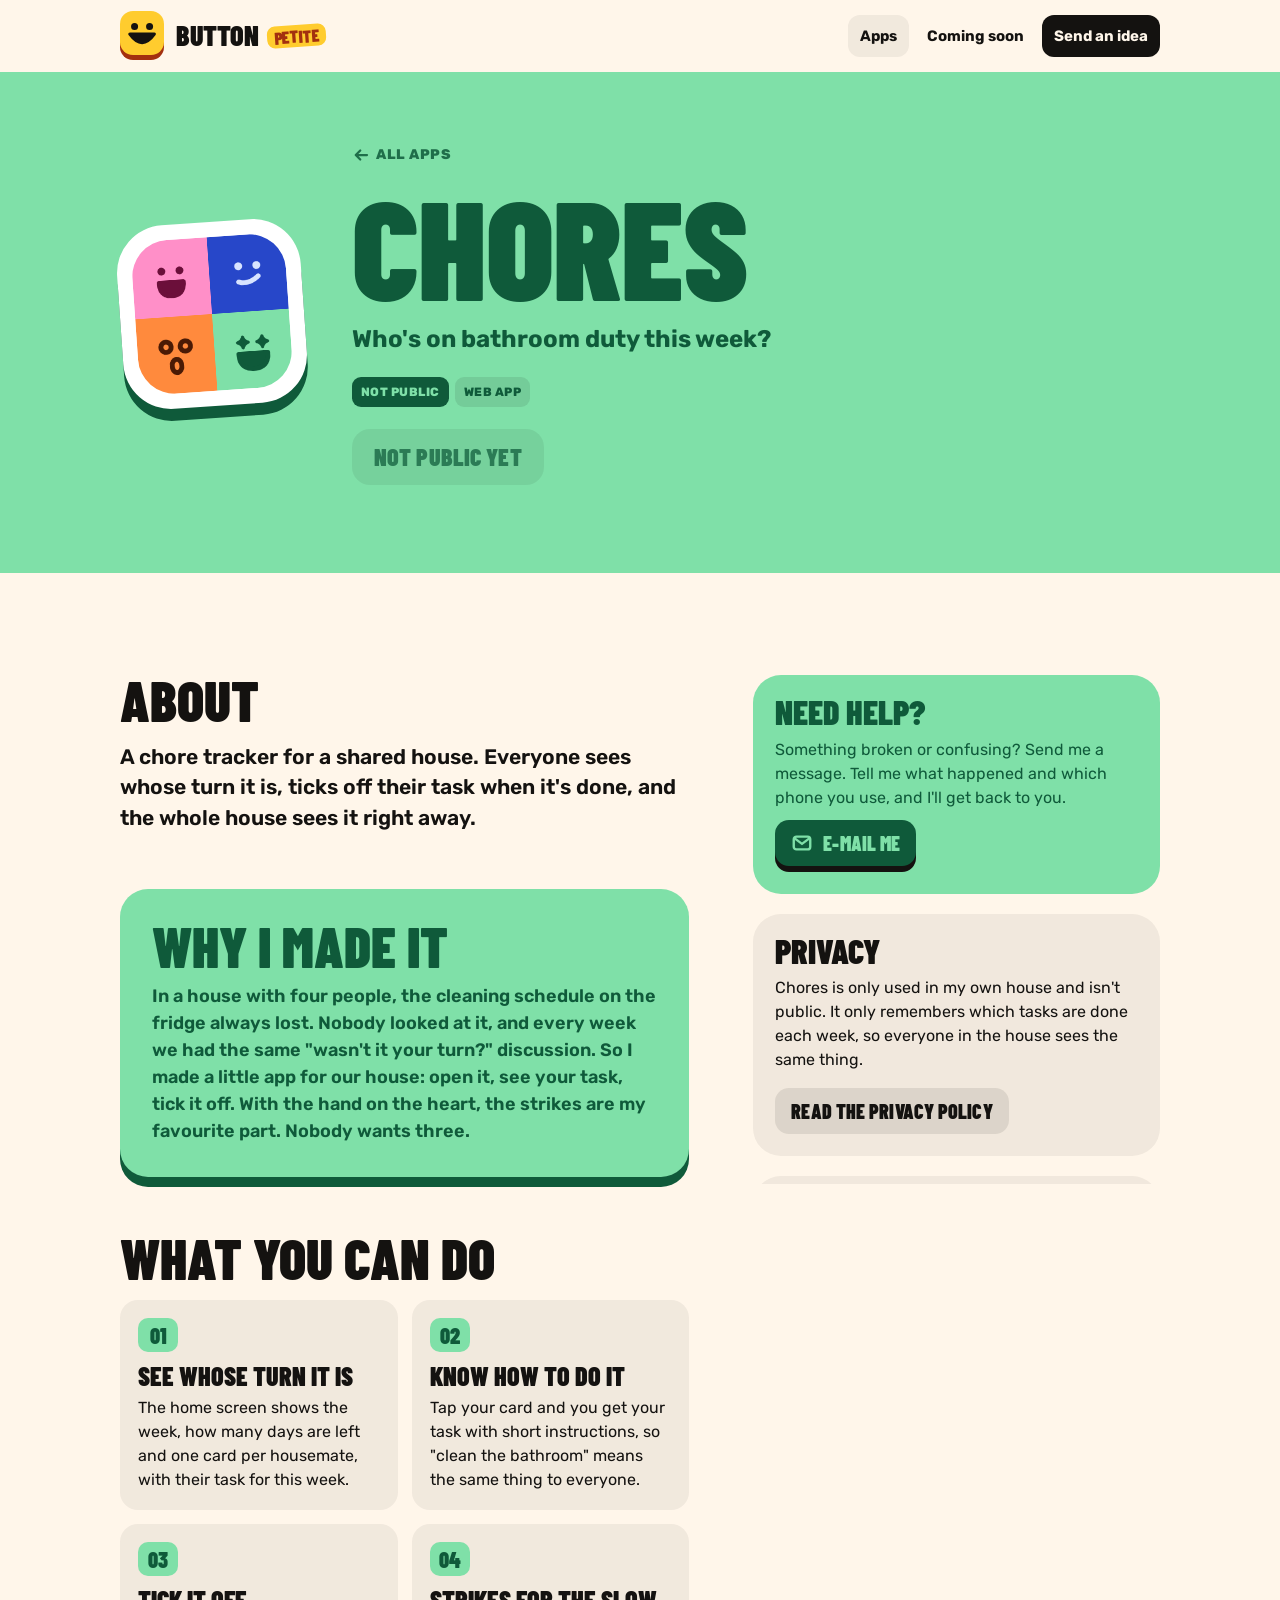
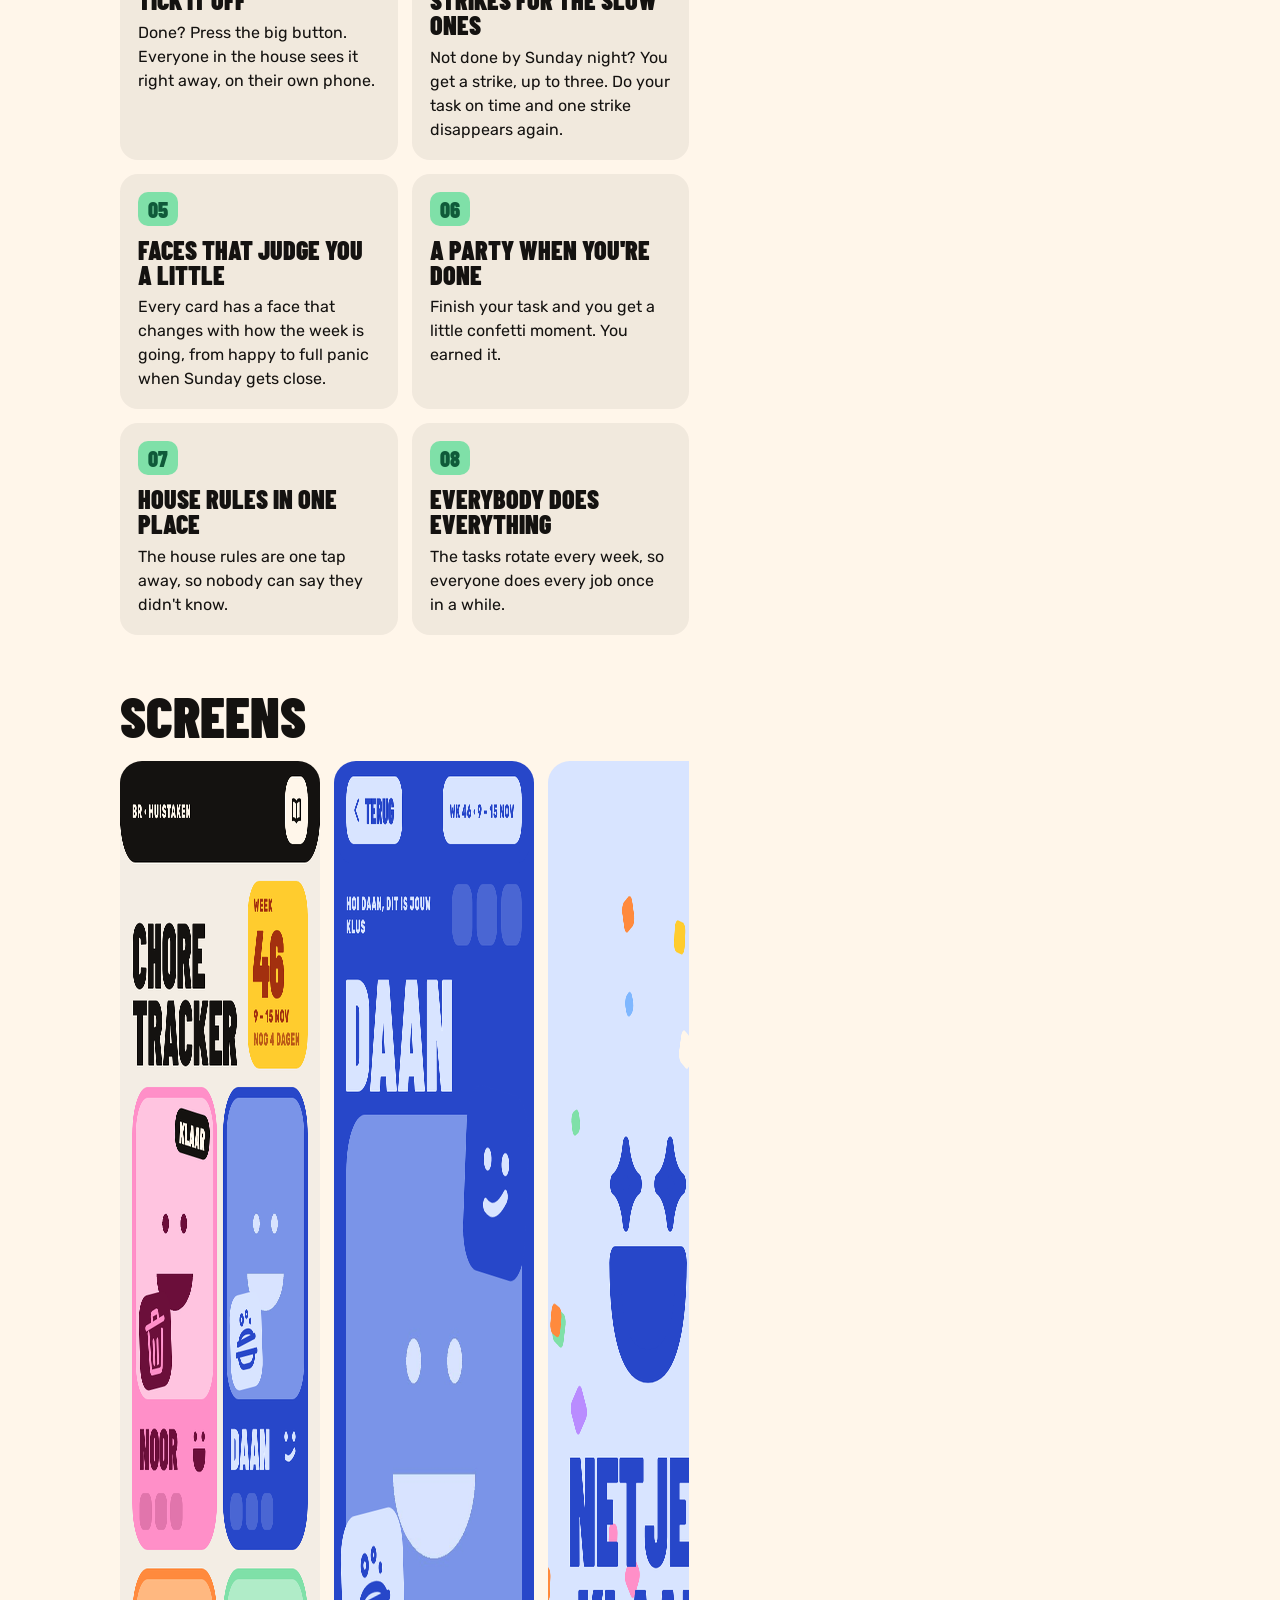
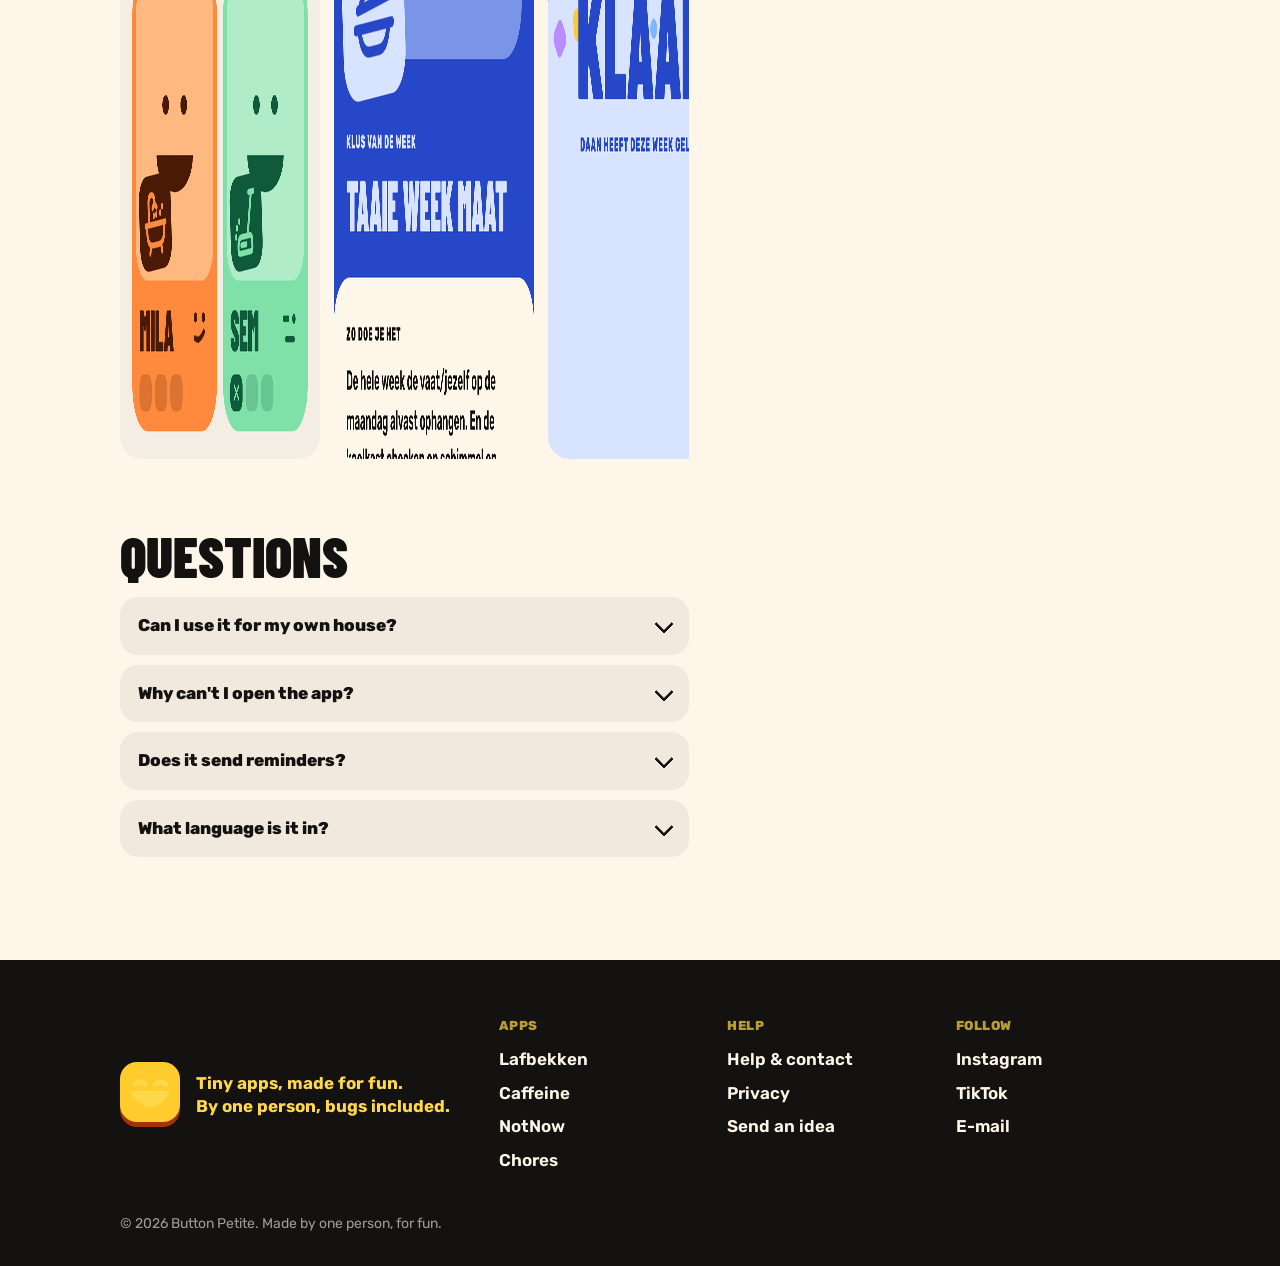
<file: apps/chores/index.html>
<!DOCTYPE html>
<html lang="en">
<head>
  <meta charset="utf-8">
  <meta name="viewport" content="width=device-width, initial-scale=1, viewport-fit=cover">
  <title>Chores: Who's on bathroom duty this week? | Button Petite</title>
  <meta name="description" content="A chore tracker for a shared house. Everyone sees whose turn it is, ticks off their task when it's done, and the whole house sees it right away.">
  <meta name="theme-color" content="#7fe0a8">
  <link rel="canonical" href="https://buttonpetite.com/apps/chores/">
  <meta property="og:type" content="website">
  <meta property="og:site_name" content="Button Petite">
  <meta property="og:title" content="Chores: Who's on bathroom duty this week? | Button Petite">
  <meta property="og:description" content="A chore tracker for a shared house. Everyone sees whose turn it is, ticks off their task when it's done, and the whole house sees it right away.">
  <meta property="og:url" content="https://buttonpetite.com/apps/chores/">
  <meta property="og:image" content="https://buttonpetite.com/assets/icons/chores.png">
  <link rel="icon" href="../../assets/favicon.svg" type="image/svg+xml">
  <link rel="apple-touch-icon" href="../../assets/share-image.png">
  <link rel="preload" href="../../assets/fonts/barlow-condensed-latin-900-normal.woff2" as="font" type="font/woff2" crossorigin>
  <link rel="preload" href="../../assets/fonts/rubik-latin-600-normal.woff2" as="font" type="font/woff2" crossorigin>
  <link rel="stylesheet" href="../../styles.css">
  <script src="../../script.js" defer></script>
</head>
<body>
  <a class="skip" href="#main">Skip to content</a>

  <header class="top">
    <div class="wrap top__in">
      <a class="brand" href="../../" aria-label="Button Petite, home">
        <span class="brand__mark" data-pair="yellow"><svg class="face" viewBox="20 24 60 54" aria-hidden="true" focusable="false"><g fill="currentColor" stroke="currentColor" stroke-width="7" stroke-linejoin="round" stroke-linecap="round"><g class="eyes"><circle cx="34" cy="38" r="4"/><circle cx="66" cy="38" r="4"/></g><g class="mouth"><path d="M24 54 q26 36 52 0 z"/></g></g></svg></span>
        <span class="brand__name">Button <span class="brand__tag">Petite</span></span>
      </a>
      <nav class="nav" aria-label="Main">
        <a href="../../#apps" aria-current="page">Apps</a>
        <a href="../../#soon">Coming soon</a>
        <a class="nav__cta" href="../../#ideas">Send an idea</a>
      </nav>
    </div>
  </header>

  <main id="main">

    <section class="apphero" data-pair="mint" aria-labelledby="app-title">
      <div class="wrap">
        <div class="apphero__in">
          <span class="apphero__icon"><img src="../../assets/icons/chores.png" alt="Chores app icon" width="200" height="200"></span>
          <div class="in">
            <a class="back" href="../../#apps"><svg class="icon" aria-hidden="true" focusable="false"><use href="../../assets/icons.svg#arrow"></use></svg>All apps</a>
            <h1 class="disp apphero__name" id="app-title">Chores</h1>
            <p class="apphero__tagline">Who's on bathroom duty this week?</p>
            <ul class="card__chips">
              <li class="chip status">Not public</li>
              <li class="chip">Web app</li>
            </ul>
            <p class="btn-row">
              <span class="btn" aria-disabled="true">Not public yet</span>
            </p>
          </div>
        </div>
      </div>
    </section>

    <div class="section">
      <div class="wrap detail">
        <article class="prose" data-accent="mint">
          <section class="block" aria-labelledby="about-title">
            <h2 id="about-title">About</h2>
            <p class="lead">A chore tracker for a shared house. Everyone sees whose turn it is, ticks off their task when it's done, and the whole house sees it right away.</p>
          </section>

          <section class="block why" data-pair="mint" aria-labelledby="why-title">
            <h2 id="why-title">Why I made it</h2>
            <p>In a house with four people, the cleaning schedule on the fridge always lost. Nobody looked at it, and every week we had the same &quot;wasn't it your turn?&quot; discussion. So I made a little app for our house: open it, see your task, tick it off. With the hand on the heart, the strikes are my favourite part. Nobody wants three.</p>
          </section>

          <section class="block" aria-labelledby="cando-title">
            <h2 id="cando-title">What you can do</h2>
            <ol class="cando" data-pair="mint">
              <li>
                <span class="cando__n" aria-hidden="true">01</span>
                <h3>See whose turn it is</h3>
                <p>The home screen shows the week, how many days are left and one card per housemate, with their task for this week.</p>
              </li>
              <li>
                <span class="cando__n" aria-hidden="true">02</span>
                <h3>Know how to do it</h3>
                <p>Tap your card and you get your task with short instructions, so &quot;clean the bathroom&quot; means the same thing to everyone.</p>
              </li>
              <li>
                <span class="cando__n" aria-hidden="true">03</span>
                <h3>Tick it off</h3>
                <p>Done? Press the big button. Everyone in the house sees it right away, on their own phone.</p>
              </li>
              <li>
                <span class="cando__n" aria-hidden="true">04</span>
                <h3>Strikes for the slow ones</h3>
                <p>Not done by Sunday night? You get a strike, up to three. Do your task on time and one strike disappears again.</p>
              </li>
              <li>
                <span class="cando__n" aria-hidden="true">05</span>
                <h3>Faces that judge you a little</h3>
                <p>Every card has a face that changes with how the week is going, from happy to full panic when Sunday gets close.</p>
              </li>
              <li>
                <span class="cando__n" aria-hidden="true">06</span>
                <h3>A party when you're done</h3>
                <p>Finish your task and you get a little confetti moment. You earned it.</p>
              </li>
              <li>
                <span class="cando__n" aria-hidden="true">07</span>
                <h3>House rules in one place</h3>
                <p>The house rules are one tap away, so nobody can say they didn't know.</p>
              </li>
              <li>
                <span class="cando__n" aria-hidden="true">08</span>
                <h3>Everybody does everything</h3>
                <p>The tasks rotate every week, so everyone does every job once in a while.</p>
              </li>
            </ol>
          </section>

          <section class="block" aria-labelledby="screens-title">
            <h2 id="screens-title">Screens</h2>
            <div class="shots">
              <img src="../../assets/screens/chores-1.png" alt="This week: one card per housemate with their task" width="600" height="1298" loading="lazy">
              <img src="../../assets/screens/chores-2.png" alt="Your own task for the week, with instructions" width="600" height="1298" loading="lazy">
              <img src="../../assets/screens/chores-3.png" alt="The celebration when you tick off your task" width="600" height="1298" loading="lazy">
              <img src="../../assets/screens/chores-4.png" alt="The house rules, one tap away" width="600" height="1298" loading="lazy">
            </div>
          </section>

          <section class="block" id="faq" aria-labelledby="faq-title">
            <h2 id="faq-title">Questions</h2>
            <div class="faq">
              <details>
                <summary>Can I use it for my own house?</summary>
                <div class="faq__a"><p>Not yet. Right now it's made for my own house, with our tasks and our schedule built in. If more people want it, I'd love to make a version where you set up your own house. Want that? Send me an idea.</p></div>
              </details>
              <details>
                <summary>Why can't I open the app?</summary>
                <div class="faq__a"><p>Because it shows the names of my housemates, it's not public. I only show it here so you know what I'm working on.</p></div>
              </details>
              <details>
                <summary>Does it send reminders?</summary>
                <div class="faq__a"><p>Not yet. For now the faces do the nagging.</p></div>
              </details>
              <details>
                <summary>What language is it in?</summary>
                <div class="faq__a"><p>Dutch, because that's what we speak at home. An English version would come with the version for everyone.</p></div>
              </details>
            </div>
          </section>
        </article>
        <aside class="side" aria-label="Help, privacy and facts">
          <section class="panel panel--color" data-pair="mint">
            <h2>Need help?</h2>
            <p>Something broken or confusing? Send me a message. Tell me what happened and which phone you use, and I'll get back to you.</p>
            <a class="btn btn--small" href="mailto:support@buttonpetite.com?subject=Help%20with%20Chores&amp;body=What%20happened%3A%0A%0AWhat%20I%20expected%3A%0A%0AMy%20phone%20%2F%20browser%3A%0A"><svg class="icon" aria-hidden="true" focusable="false"><use href="../../assets/icons.svg#mail"></use></svg>E-mail me</a>
          </section>
          <section class="panel">
            <h2>Privacy</h2>
            <p>Chores is only used in my own house and isn't public. It only remembers which tasks are done each week, so everyone in the house sees the same thing.</p>
            <a class="btn btn--small btn--soft" href="privacy/">Read the privacy policy</a>
          </section>
          <section class="panel">
            <h2>Facts</h2>
            <dl class="facts">
              <div><dt>Status</dt><dd>Not public</dd></div>
              <div><dt>Works on</dt><dd>Web app</dd></div>
              
              <div><dt>Language</dt><dd>Dutch</dd></div>
              <div><dt>Price</dt><dd>Free</dd></div>
              
            </dl>
          </section>
        </aside>
      </div>
    </div>
  </main>

  <footer class="foot">
    <div class="wrap foot__in">
      <div class="foot__brand">
        <span class="brand__mark" data-pair="yellow"><svg class="face" viewBox="20 24 60 54" aria-hidden="true" focusable="false"><g fill="currentColor" stroke="currentColor" stroke-width="7" stroke-linejoin="round" stroke-linecap="round"><g class="eyes"><path d="M26 40 q8 -8 16 0 M58 40 q8 -8 16 0" fill="none" stroke-width="8"/></g><g class="mouth"><path d="M24 54 q26 36 52 0 z"/></g></g></svg></span>
        <p class="foot__line">Tiny apps, made for fun.<br>By one person, bugs included.</p>
      </div>
      <nav class="foot__cols" aria-label="Footer">
        <div>
          <h2 class="meta">Apps</h2>
          <ul>
            <li><a href="../../apps/lafbekken/">Lafbekken</a></li>
            <li><a href="../../apps/caffeine/">Caffeine</a></li>
            <li><a href="../../apps/notnow/">NotNow</a></li>
            <li><a href="../../apps/chores/">Chores</a></li>
          </ul>
        </div>
        <div>
          <h2 class="meta">Help</h2>
          <ul>
            <li><a href="../../help/">Help &amp; contact</a></li>
            <li><a href="../../privacy/">Privacy</a></li>
            <li><a href="../../#ideas">Send an idea</a></li>
          </ul>
        </div>
        <div>
          <h2 class="meta">Follow</h2>
          <ul>
            <li><a href="https://www.instagram.com/buttonpetite/" rel="me noopener">Instagram</a></li>
            <li><a href="https://www.tiktok.com/@buttonpetite" rel="me noopener">TikTok</a></li>
            <li><a href="mailto:hello@buttonpetite.com">E-mail</a></li>
          </ul>
        </div>
      </nav>
      <p class="foot__small">&copy; 2026 Button Petite. Made by one person, for fun.</p>
    </div>
  </footer>
</body>
</html>
</file>
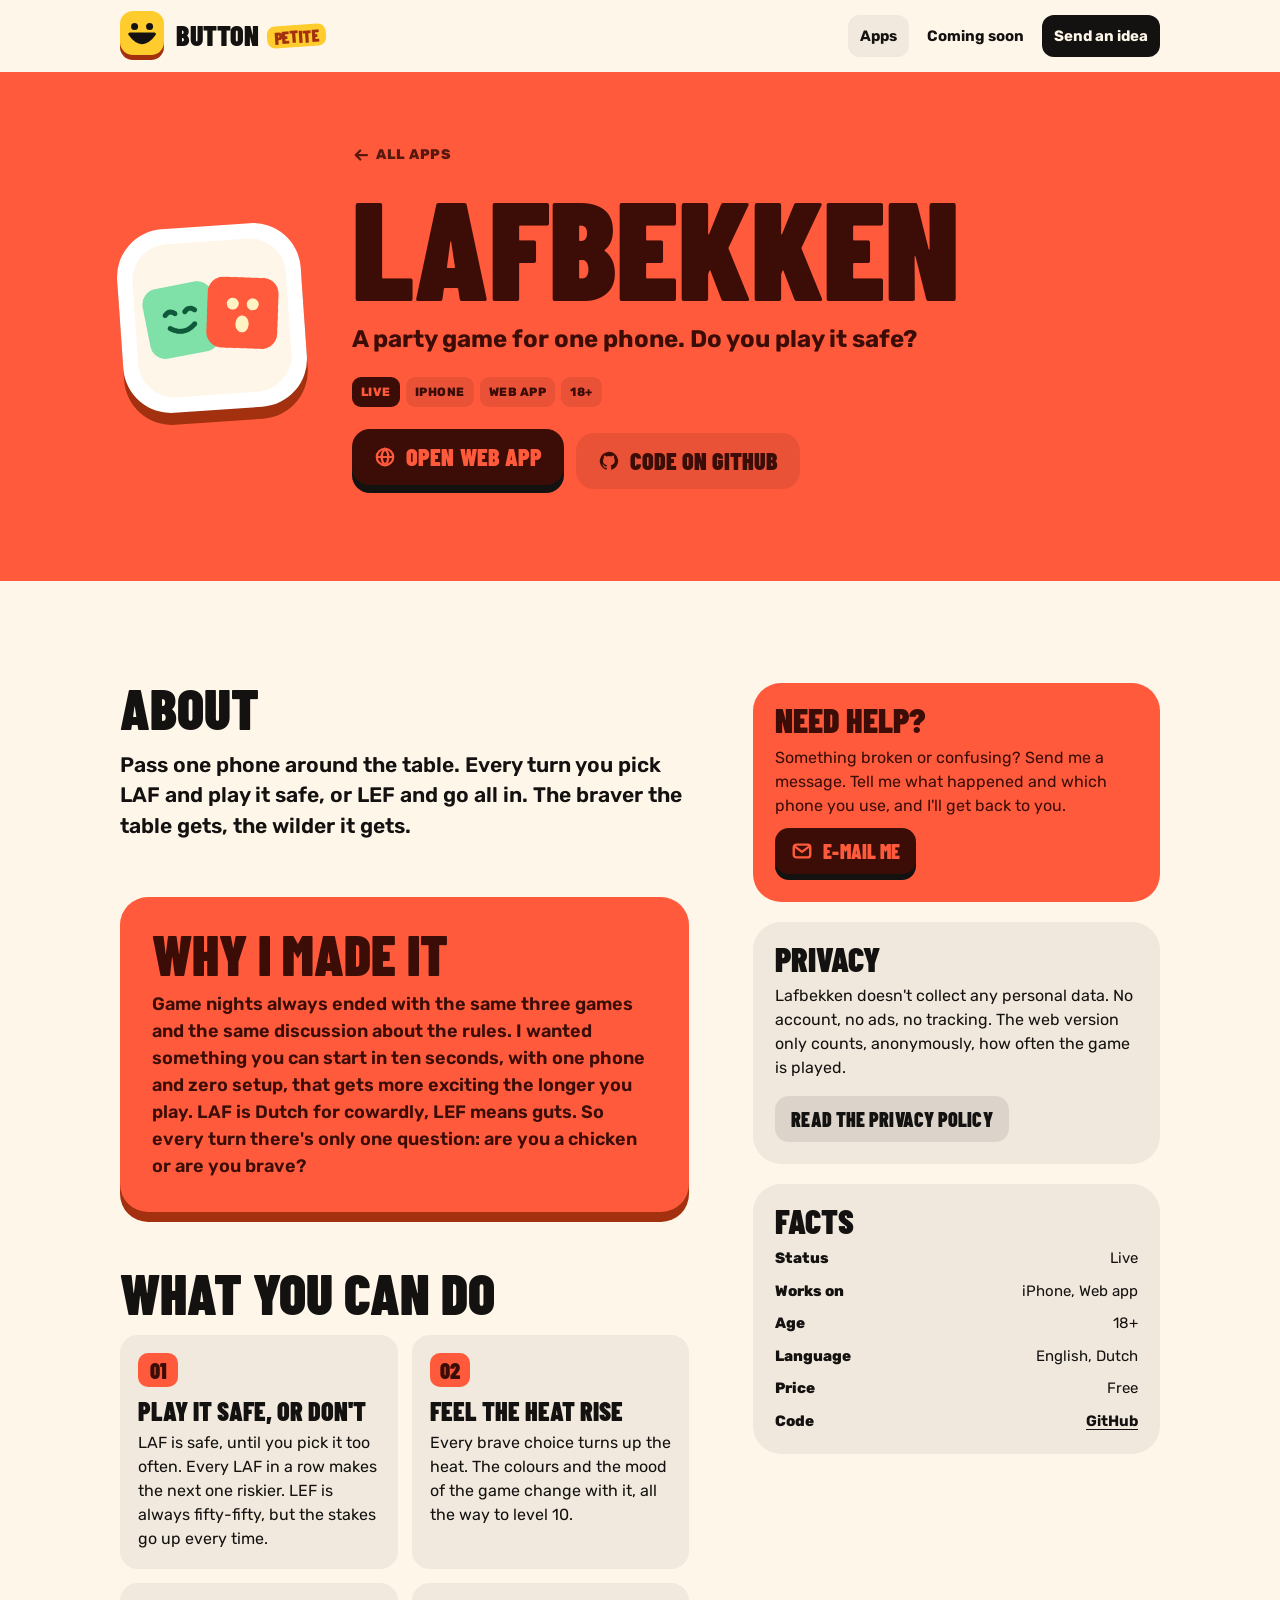
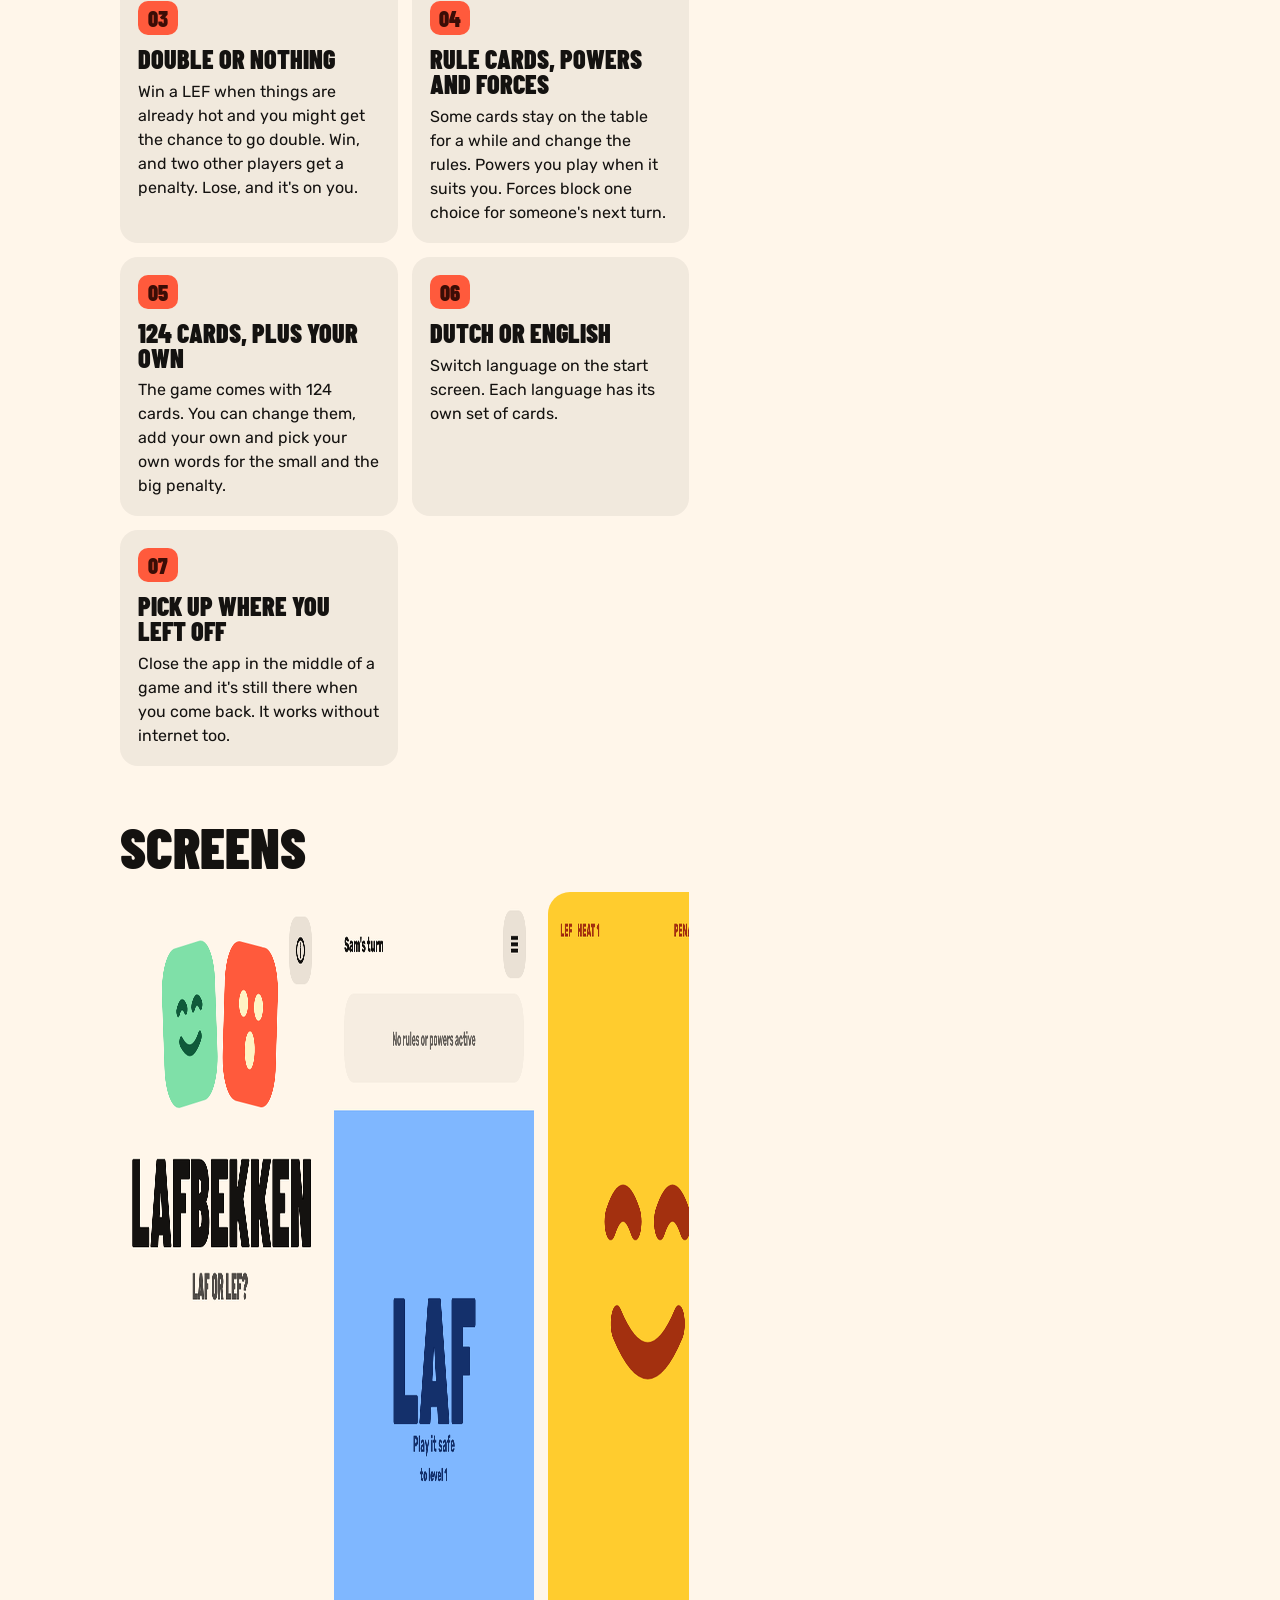
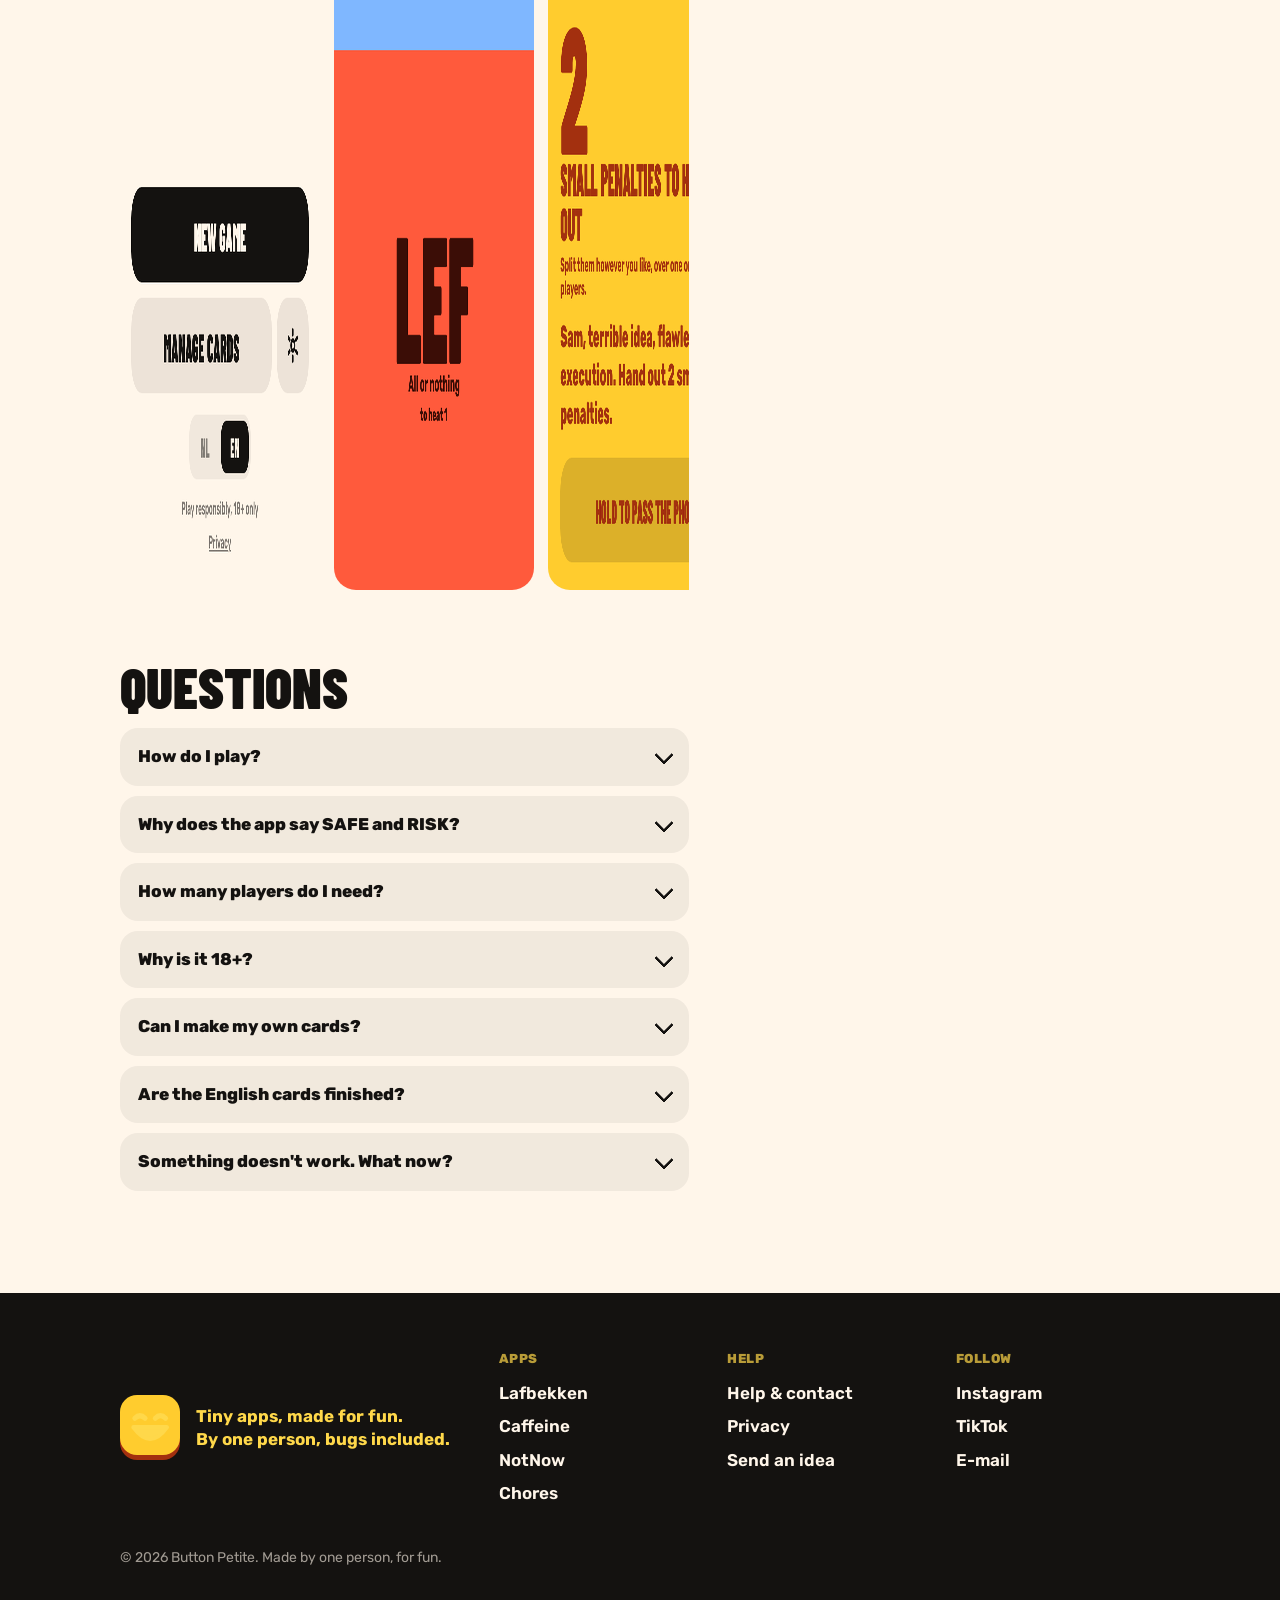
<file: apps/lafbekken/index.html>
<!DOCTYPE html>
<html lang="en">
<head>
  <meta charset="utf-8">
  <meta name="viewport" content="width=device-width, initial-scale=1, viewport-fit=cover">
  <title>Lafbekken: A party game for one phone. Do you play it safe? | Button Petite</title>
  <meta name="description" content="Pass one phone around the table. Every turn you pick LAF and play it safe, or LEF and go all in. The braver the table gets, the wilder it gets.">
  <meta name="theme-color" content="#ff5a3c">
  <link rel="canonical" href="https://buttonpetite.com/apps/lafbekken/">
  <meta property="og:type" content="website">
  <meta property="og:site_name" content="Button Petite">
  <meta property="og:title" content="Lafbekken: A party game for one phone. Do you play it safe? | Button Petite">
  <meta property="og:description" content="Pass one phone around the table. Every turn you pick LAF and play it safe, or LEF and go all in. The braver the table gets, the wilder it gets.">
  <meta property="og:url" content="https://buttonpetite.com/apps/lafbekken/">
  <meta property="og:image" content="https://buttonpetite.com/assets/icons/lafbekken.png">
  <link rel="icon" href="../../assets/favicon.svg" type="image/svg+xml">
  <link rel="apple-touch-icon" href="../../assets/share-image.png">
  <link rel="preload" href="../../assets/fonts/barlow-condensed-latin-900-normal.woff2" as="font" type="font/woff2" crossorigin>
  <link rel="preload" href="../../assets/fonts/rubik-latin-600-normal.woff2" as="font" type="font/woff2" crossorigin>
  <link rel="stylesheet" href="../../styles.css">
  <script src="../../script.js" defer></script>
</head>
<body>
  <a class="skip" href="#main">Skip to content</a>

  <header class="top">
    <div class="wrap top__in">
      <a class="brand" href="../../" aria-label="Button Petite, home">
        <span class="brand__mark" data-pair="yellow"><svg class="face" viewBox="20 24 60 54" aria-hidden="true" focusable="false"><g fill="currentColor" stroke="currentColor" stroke-width="7" stroke-linejoin="round" stroke-linecap="round"><g class="eyes"><circle cx="34" cy="38" r="4"/><circle cx="66" cy="38" r="4"/></g><g class="mouth"><path d="M24 54 q26 36 52 0 z"/></g></g></svg></span>
        <span class="brand__name">Button <span class="brand__tag">Petite</span></span>
      </a>
      <nav class="nav" aria-label="Main">
        <a href="../../#apps" aria-current="page">Apps</a>
        <a href="../../#soon">Coming soon</a>
        <a class="nav__cta" href="../../#ideas">Send an idea</a>
      </nav>
    </div>
  </header>

  <main id="main">

    <section class="apphero" data-pair="red" aria-labelledby="app-title">
      <div class="wrap">
        <div class="apphero__in">
          <span class="apphero__icon"><img src="../../assets/icons/lafbekken.png" alt="Lafbekken app icon" width="200" height="200"></span>
          <div class="in">
            <a class="back" href="../../#apps"><svg class="icon" aria-hidden="true" focusable="false"><use href="../../assets/icons.svg#arrow"></use></svg>All apps</a>
            <h1 class="disp apphero__name" id="app-title">Lafbekken</h1>
            <p class="apphero__tagline">A party game for one phone. Do you play it safe?</p>
            <ul class="card__chips">
              <li class="chip status">Live</li>
              <li class="chip">iPhone</li>
              <li class="chip">Web app</li>
              <li class="chip">18+</li>
            </ul>
            <p class="btn-row">
              <a class="btn" href="https://samrozemeijer2001-ship-it.github.io/Lafbekken/" target="_blank" rel="noopener"><svg class="icon" aria-hidden="true" focusable="false"><use href="../../assets/icons.svg#globe"></use></svg>Open web app</a>
              <a class="btn btn--soft" href="https://github.com/samrozemeijer2001-ship-it/Lafbekken" target="_blank" rel="noopener"><svg class="icon" aria-hidden="true" focusable="false"><use href="../../assets/icons.svg#github"></use></svg>Code on GitHub</a>
            </p>
          </div>
        </div>
      </div>
    </section>

    <div class="section">
      <div class="wrap detail">
        <article class="prose" data-accent="red">
          <section class="block" aria-labelledby="about-title">
            <h2 id="about-title">About</h2>
            <p class="lead">Pass one phone around the table. Every turn you pick LAF and play it safe, or LEF and go all in. The braver the table gets, the wilder it gets.</p>
          </section>

          <section class="block why" data-pair="red" aria-labelledby="why-title">
            <h2 id="why-title">Why I made it</h2>
            <p>Game nights always ended with the same three games and the same discussion about the rules. I wanted something you can start in ten seconds, with one phone and zero setup, that gets more exciting the longer you play. LAF is Dutch for cowardly, LEF means guts. So every turn there's only one question: are you a chicken or are you brave?</p>
          </section>

          <section class="block" aria-labelledby="cando-title">
            <h2 id="cando-title">What you can do</h2>
            <ol class="cando" data-pair="red">
              <li>
                <span class="cando__n" aria-hidden="true">01</span>
                <h3>Play it safe, or don't</h3>
                <p>LAF is safe, until you pick it too often. Every LAF in a row makes the next one riskier. LEF is always fifty-fifty, but the stakes go up every time.</p>
              </li>
              <li>
                <span class="cando__n" aria-hidden="true">02</span>
                <h3>Feel the heat rise</h3>
                <p>Every brave choice turns up the heat. The colours and the mood of the game change with it, all the way to level 10.</p>
              </li>
              <li>
                <span class="cando__n" aria-hidden="true">03</span>
                <h3>Double or nothing</h3>
                <p>Win a LEF when things are already hot and you might get the chance to go double. Win, and two other players get a penalty. Lose, and it's on you.</p>
              </li>
              <li>
                <span class="cando__n" aria-hidden="true">04</span>
                <h3>Rule cards, powers and forces</h3>
                <p>Some cards stay on the table for a while and change the rules. Powers you play when it suits you. Forces block one choice for someone's next turn.</p>
              </li>
              <li>
                <span class="cando__n" aria-hidden="true">05</span>
                <h3>124 cards, plus your own</h3>
                <p>The game comes with 124 cards. You can change them, add your own and pick your own words for the small and the big penalty.</p>
              </li>
              <li>
                <span class="cando__n" aria-hidden="true">06</span>
                <h3>Dutch or English</h3>
                <p>Switch language on the start screen. Each language has its own set of cards.</p>
              </li>
              <li>
                <span class="cando__n" aria-hidden="true">07</span>
                <h3>Pick up where you left off</h3>
                <p>Close the app in the middle of a game and it's still there when you come back. It works without internet too.</p>
              </li>
            </ol>
          </section>

          <section class="block" aria-labelledby="screens-title">
            <h2 id="screens-title">Screens</h2>
            <div class="shots">
              <img src="../../assets/screens/lafbekken-1.png" alt="Lafbekken start screen with New game and Manage cards" width="600" height="1298" loading="lazy">
              <img src="../../assets/screens/lafbekken-2.png" alt="Choosing SAFE or RISK, with the active rule and joker on top" width="600" height="1298" loading="lazy">
              <img src="../../assets/screens/lafbekken-3.png" alt="Event card FREEZE!: first to move takes 4 small penalties" width="600" height="1298" loading="lazy">
              <img src="../../assets/screens/lafbekken-4.png" alt="Power card: Noor gets a joker to refuse one challenge" width="600" height="1298" loading="lazy">
              <img src="../../assets/screens/lafbekken-5.png" alt="Rule card: Daan is a sports commentator until his next turn" width="600" height="1298" loading="lazy">
              <img src="../../assets/screens/lafbekken-6.png" alt="Challenge card: an honest question for someone at the table" width="600" height="1298" loading="lazy">
              <img src="../../assets/screens/lafbekken-7.png" alt="Duel card: challenge someone to an arm wrestle" width="600" height="1298" loading="lazy">
              <img src="../../assets/screens/lafbekken-8.png" alt="Double or nothing: cash out or gamble one more time" width="600" height="1298" loading="lazy">
              <img src="../../assets/screens/lafbekken-9.png" alt="Double or nothing gone wrong: too greedy, a big penalty for Sem" width="600" height="1298" loading="lazy">
              <img src="../../assets/screens/lafbekken-10.png" alt="Lost on RISK at heat 3: 6 small penalties for Mila" width="600" height="1298" loading="lazy">
              <img src="../../assets/screens/lafbekken-11.png" alt="Even SAFE can go wrong: 1 small penalty for Daan" width="600" height="1298" loading="lazy">
            </div>
          </section>

          <section class="block" id="faq" aria-labelledby="faq-title">
            <h2 id="faq-title">Questions</h2>
            <div class="faq">
              <details>
                <summary>How do I play?</summary>
                <div class="faq__a"><p>Type in the names, then pass the phone around. On your turn, pick LAF to play it safe or LEF to go all in. The app tells you what happens next. That's it, go your gang.</p></div>
              </details>
              <details>
                <summary>Why does the app say SAFE and RISK?</summary>
                <div class="faq__a"><p>That's the English version. In Dutch the buttons say LAF and LEF, which is where the name comes from. Same game, same nerves.</p></div>
              </details>
              <details>
                <summary>How many players do I need?</summary>
                <div class="faq__a"><p>Two or more. It gets more fun with a full table.</p></div>
              </details>
              <details>
                <summary>Why is it 18+?</summary>
                <div class="faq__a"><p>Some cards are meant for adults. At the start of every game, the person holding the phone fills in their birth year. Please play responsibly and never push anyone to do something they don't want to do.</p></div>
              </details>
              <details>
                <summary>Can I make my own cards?</summary>
                <div class="faq__a"><p>Yes. Go to Manage cards to change or add cards, and pick your own penalty words in the settings. Want the original cards back? There's a reset button at the bottom.</p></div>
              </details>
              <details>
                <summary>Are the English cards finished?</summary>
                <div class="faq__a"><p>Almost. The Dutch cards came first, the English ones are newer. If a card sounds weird, send it to me and I'll fix it.</p></div>
              </details>
              <details>
                <summary>Something doesn't work. What now?</summary>
                <div class="faq__a"><p>Send me a message with what you did, what went wrong and which phone you use. I fix bugs as fast as my evenings allow.</p></div>
              </details>
            </div>
          </section>
        </article>
        <aside class="side" aria-label="Help, privacy and facts">
          <section class="panel panel--color" data-pair="red">
            <h2>Need help?</h2>
            <p>Something broken or confusing? Send me a message. Tell me what happened and which phone you use, and I'll get back to you.</p>
            <a class="btn btn--small" href="mailto:support@buttonpetite.com?subject=Help%20with%20Lafbekken&amp;body=What%20happened%3A%0A%0AWhat%20I%20expected%3A%0A%0AMy%20phone%20%2F%20browser%3A%0A"><svg class="icon" aria-hidden="true" focusable="false"><use href="../../assets/icons.svg#mail"></use></svg>E-mail me</a>
          </section>
          <section class="panel">
            <h2>Privacy</h2>
            <p>Lafbekken doesn't collect any personal data. No account, no ads, no tracking. The web version only counts, anonymously, how often the game is played.</p>
            <a class="btn btn--small btn--soft" href="privacy/">Read the privacy policy</a>
          </section>
          <section class="panel">
            <h2>Facts</h2>
            <dl class="facts">
              <div><dt>Status</dt><dd>Live</dd></div>
              <div><dt>Works on</dt><dd>iPhone, Web app</dd></div>
              <div><dt>Age</dt><dd>18+</dd></div>
              <div><dt>Language</dt><dd>English, Dutch</dd></div>
              <div><dt>Price</dt><dd>Free</dd></div>
              <div><dt>Code</dt><dd><a href="https://github.com/samrozemeijer2001-ship-it/Lafbekken" target="_blank" rel="noopener">GitHub</a></dd></div>
            </dl>
          </section>
        </aside>
      </div>
    </div>
  </main>

  <footer class="foot">
    <div class="wrap foot__in">
      <div class="foot__brand">
        <span class="brand__mark" data-pair="yellow"><svg class="face" viewBox="20 24 60 54" aria-hidden="true" focusable="false"><g fill="currentColor" stroke="currentColor" stroke-width="7" stroke-linejoin="round" stroke-linecap="round"><g class="eyes"><path d="M26 40 q8 -8 16 0 M58 40 q8 -8 16 0" fill="none" stroke-width="8"/></g><g class="mouth"><path d="M24 54 q26 36 52 0 z"/></g></g></svg></span>
        <p class="foot__line">Tiny apps, made for fun.<br>By one person, bugs included.</p>
      </div>
      <nav class="foot__cols" aria-label="Footer">
        <div>
          <h2 class="meta">Apps</h2>
          <ul>
            <li><a href="../../apps/lafbekken/">Lafbekken</a></li>
            <li><a href="../../apps/caffeine/">Caffeine</a></li>
            <li><a href="../../apps/notnow/">NotNow</a></li>
            <li><a href="../../apps/chores/">Chores</a></li>
          </ul>
        </div>
        <div>
          <h2 class="meta">Help</h2>
          <ul>
            <li><a href="../../help/">Help &amp; contact</a></li>
            <li><a href="../../privacy/">Privacy</a></li>
            <li><a href="../../#ideas">Send an idea</a></li>
          </ul>
        </div>
        <div>
          <h2 class="meta">Follow</h2>
          <ul>
            <li><a href="https://www.instagram.com/buttonpetite/" rel="me noopener">Instagram</a></li>
            <li><a href="https://www.tiktok.com/@buttonpetite" rel="me noopener">TikTok</a></li>
            <li><a href="mailto:hello@buttonpetite.com">E-mail</a></li>
          </ul>
        </div>
      </nav>
      <p class="foot__small">&copy; 2026 Button Petite. Made by one person, for fun.</p>
    </div>
  </footer>
</body>
</html>
</file>
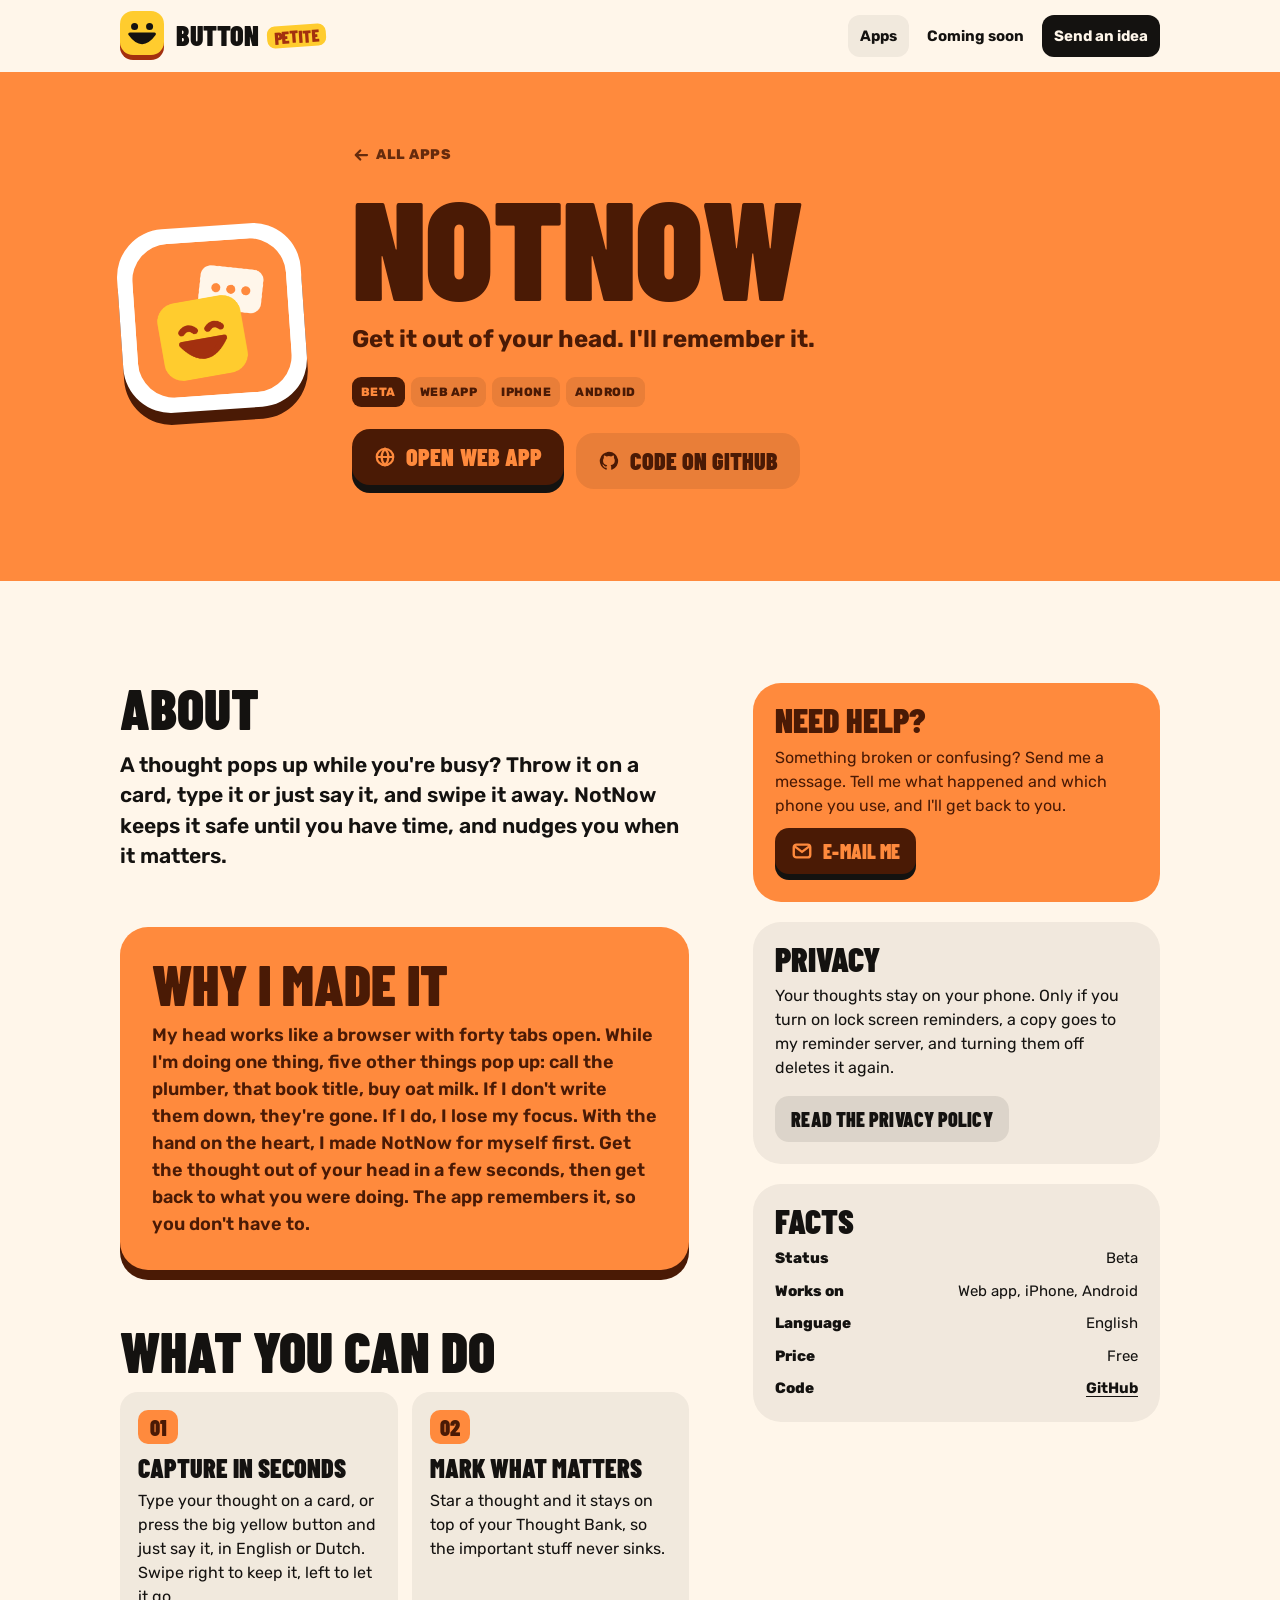
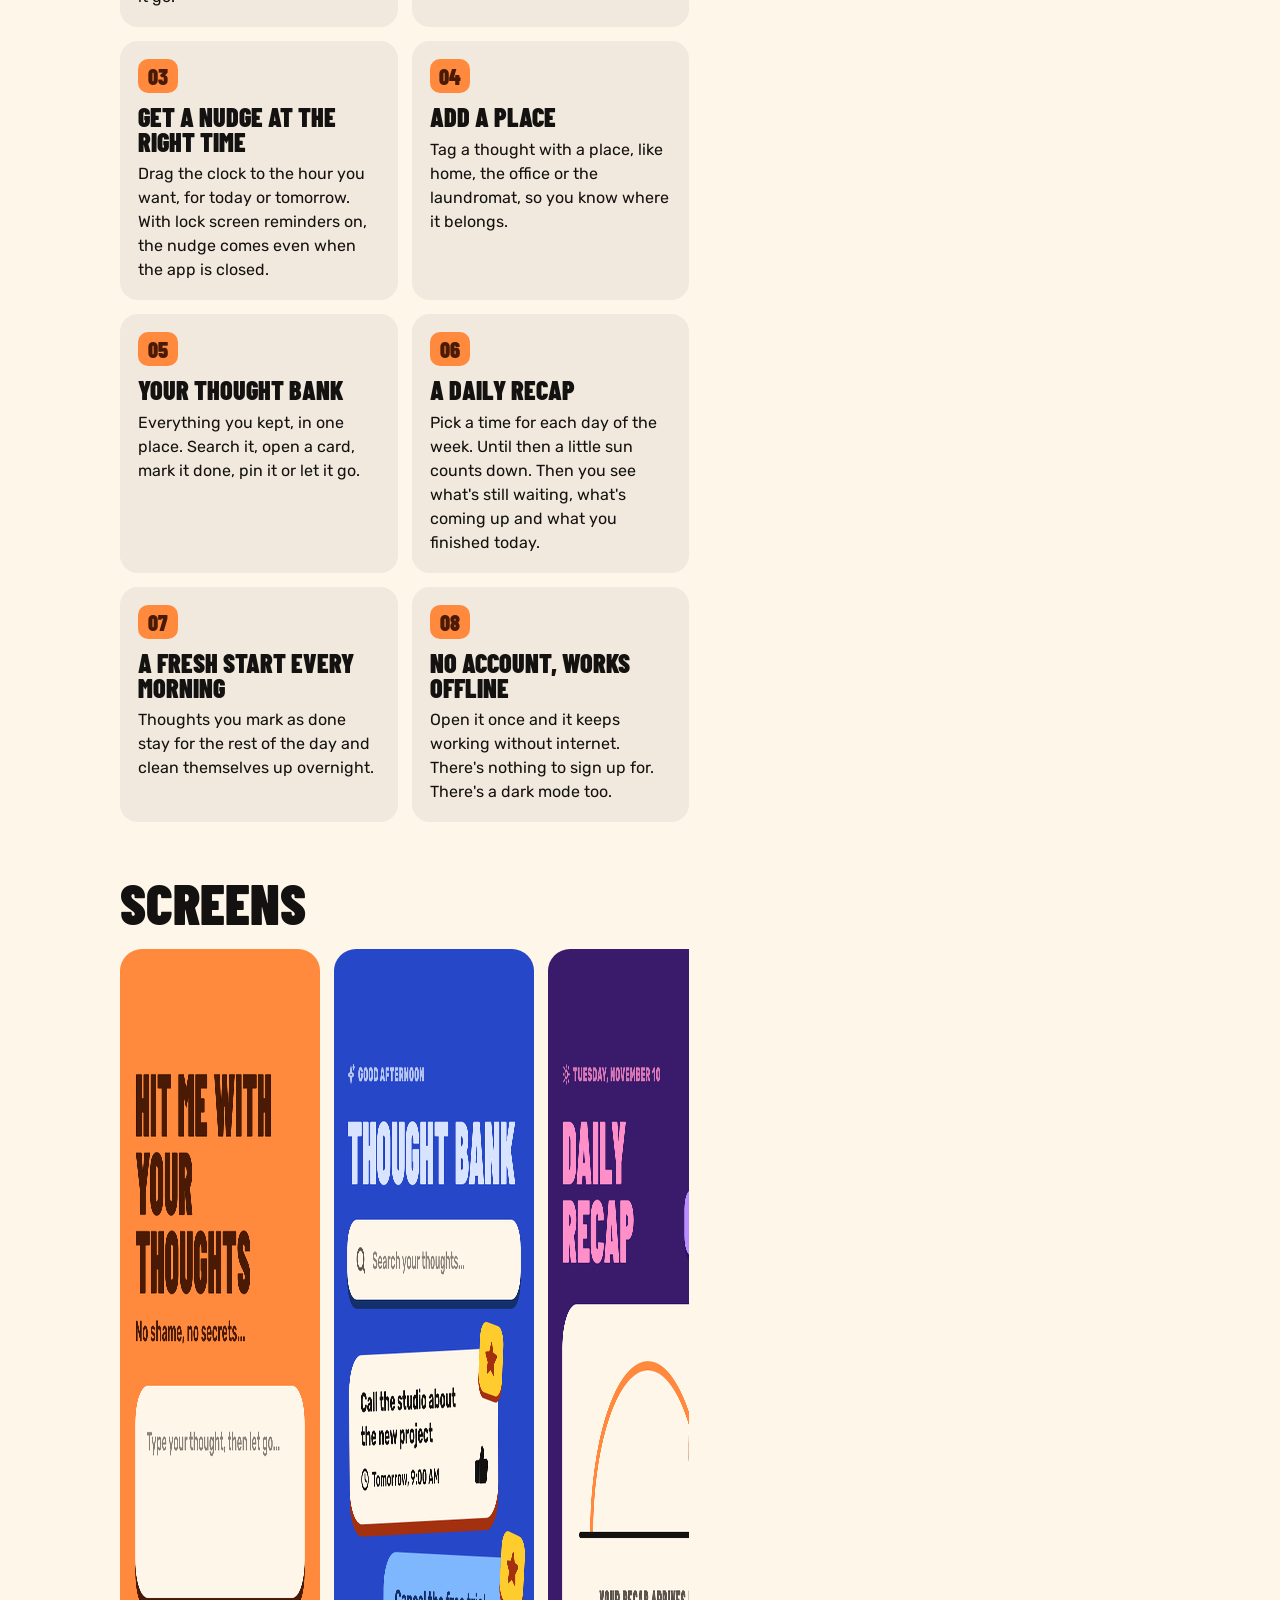
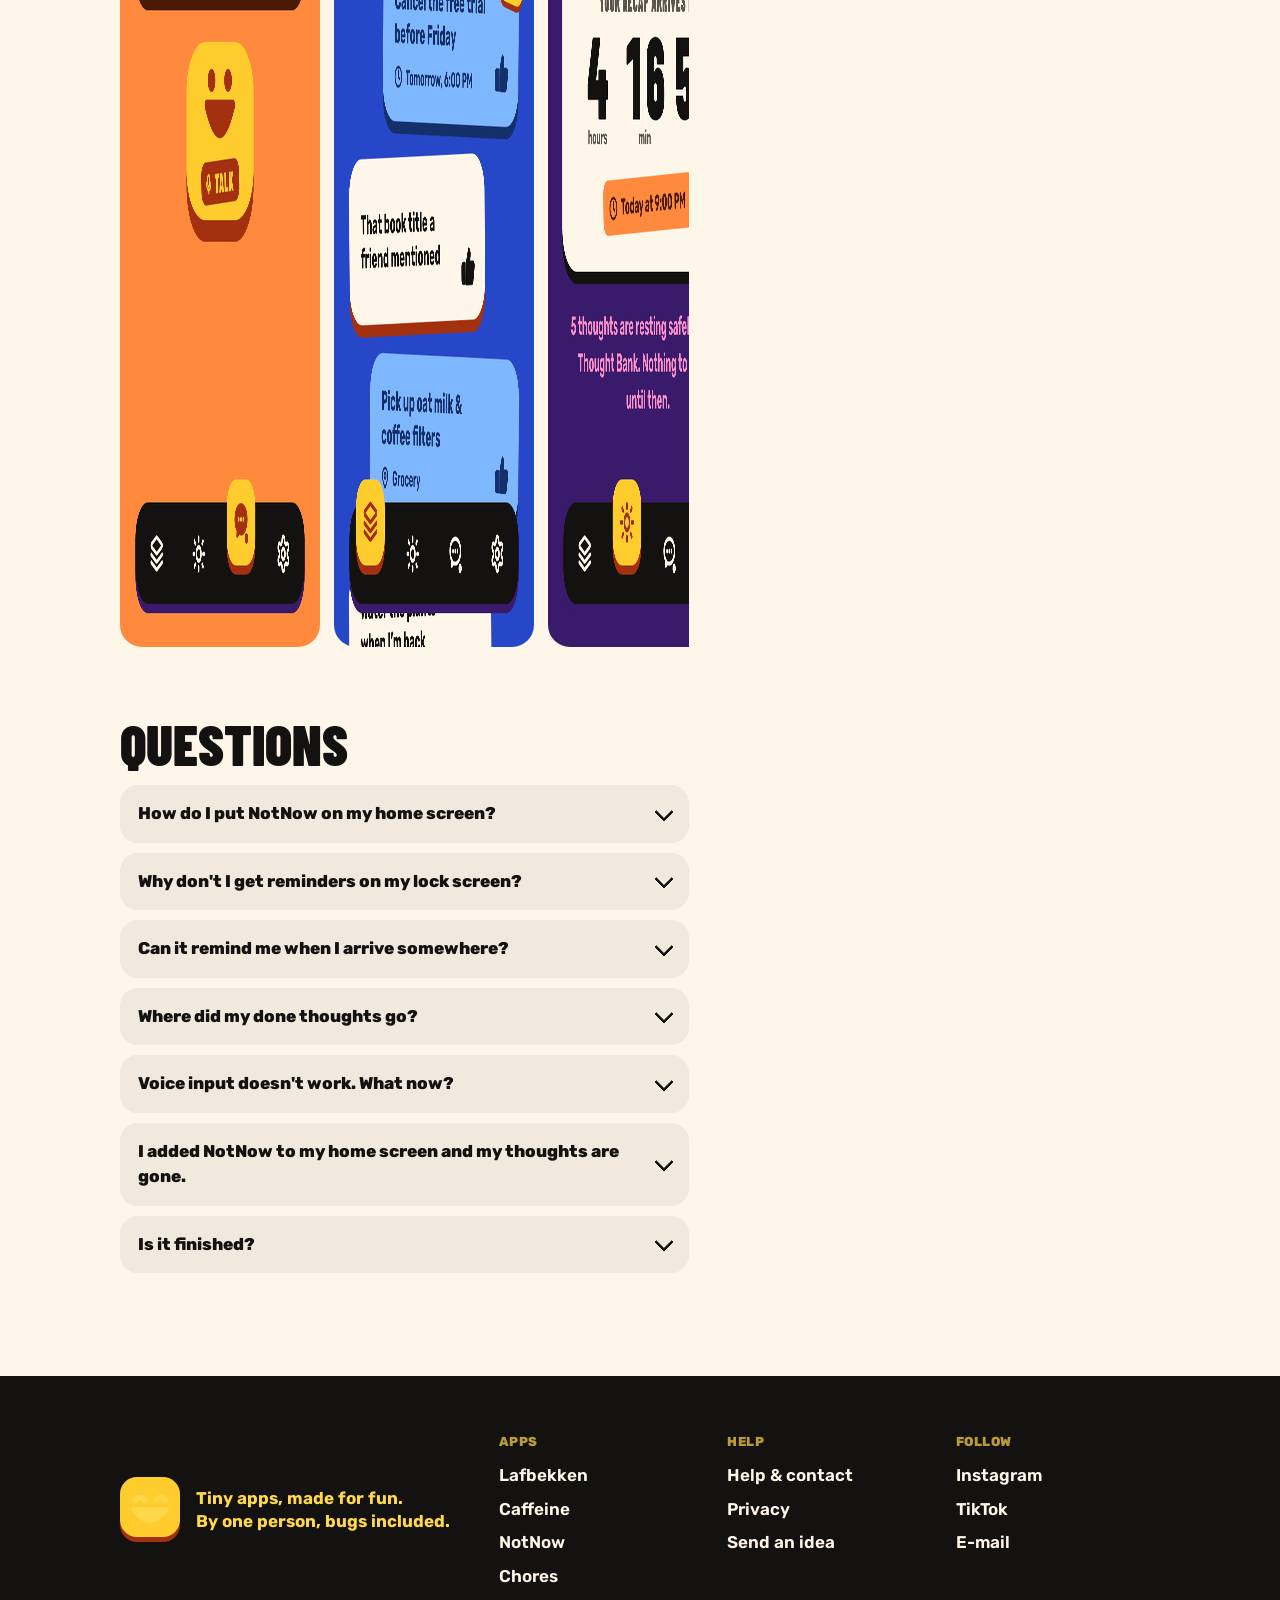
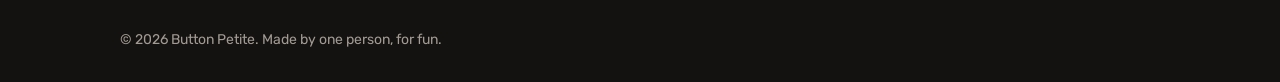
<file: apps/notnow/index.html>
<!DOCTYPE html>
<html lang="en">
<head>
  <meta charset="utf-8">
  <meta name="viewport" content="width=device-width, initial-scale=1, viewport-fit=cover">
  <title>NotNow: Get it out of your head. I'll remember it. | Button Petite</title>
  <meta name="description" content="A thought pops up while you're busy? Throw it on a card, type it or just say it, and swipe it away. NotNow keeps it safe until you have time, and nudges you when it matters.">
  <meta name="theme-color" content="#ff8a3d">
  <link rel="canonical" href="https://buttonpetite.com/apps/notnow/">
  <meta property="og:type" content="website">
  <meta property="og:site_name" content="Button Petite">
  <meta property="og:title" content="NotNow: Get it out of your head. I'll remember it. | Button Petite">
  <meta property="og:description" content="A thought pops up while you're busy? Throw it on a card, type it or just say it, and swipe it away. NotNow keeps it safe until you have time, and nudges you when it matters.">
  <meta property="og:url" content="https://buttonpetite.com/apps/notnow/">
  <meta property="og:image" content="https://buttonpetite.com/assets/icons/notnow.png">
  <link rel="icon" href="../../assets/favicon.svg" type="image/svg+xml">
  <link rel="apple-touch-icon" href="../../assets/share-image.png">
  <link rel="preload" href="../../assets/fonts/barlow-condensed-latin-900-normal.woff2" as="font" type="font/woff2" crossorigin>
  <link rel="preload" href="../../assets/fonts/rubik-latin-600-normal.woff2" as="font" type="font/woff2" crossorigin>
  <link rel="stylesheet" href="../../styles.css">
  <script src="../../script.js" defer></script>
</head>
<body>
  <a class="skip" href="#main">Skip to content</a>

  <header class="top">
    <div class="wrap top__in">
      <a class="brand" href="../../" aria-label="Button Petite, home">
        <span class="brand__mark" data-pair="yellow"><svg class="face" viewBox="20 24 60 54" aria-hidden="true" focusable="false"><g fill="currentColor" stroke="currentColor" stroke-width="7" stroke-linejoin="round" stroke-linecap="round"><g class="eyes"><circle cx="34" cy="38" r="4"/><circle cx="66" cy="38" r="4"/></g><g class="mouth"><path d="M24 54 q26 36 52 0 z"/></g></g></svg></span>
        <span class="brand__name">Button <span class="brand__tag">Petite</span></span>
      </a>
      <nav class="nav" aria-label="Main">
        <a href="../../#apps" aria-current="page">Apps</a>
        <a href="../../#soon">Coming soon</a>
        <a class="nav__cta" href="../../#ideas">Send an idea</a>
      </nav>
    </div>
  </header>

  <main id="main">

    <section class="apphero" data-pair="orange" aria-labelledby="app-title">
      <div class="wrap">
        <div class="apphero__in">
          <span class="apphero__icon"><img src="../../assets/icons/notnow.png" alt="NotNow app icon" width="200" height="200"></span>
          <div class="in">
            <a class="back" href="../../#apps"><svg class="icon" aria-hidden="true" focusable="false"><use href="../../assets/icons.svg#arrow"></use></svg>All apps</a>
            <h1 class="disp apphero__name" id="app-title">NotNow</h1>
            <p class="apphero__tagline">Get it out of your head. I'll remember it.</p>
            <ul class="card__chips">
              <li class="chip status">Beta</li>
              <li class="chip">Web app</li>
              <li class="chip">iPhone</li>
              <li class="chip">Android</li>
            </ul>
            <p class="btn-row">
              <a class="btn" href="https://samrozemeijer2001-ship-it.github.io/NotNow/" target="_blank" rel="noopener"><svg class="icon" aria-hidden="true" focusable="false"><use href="../../assets/icons.svg#globe"></use></svg>Open web app</a>
              <a class="btn btn--soft" href="https://github.com/samrozemeijer2001-ship-it/NotNow" target="_blank" rel="noopener"><svg class="icon" aria-hidden="true" focusable="false"><use href="../../assets/icons.svg#github"></use></svg>Code on GitHub</a>
            </p>
          </div>
        </div>
      </div>
    </section>

    <div class="section">
      <div class="wrap detail">
        <article class="prose" data-accent="orange">
          <section class="block" aria-labelledby="about-title">
            <h2 id="about-title">About</h2>
            <p class="lead">A thought pops up while you're busy? Throw it on a card, type it or just say it, and swipe it away. NotNow keeps it safe until you have time, and nudges you when it matters.</p>
          </section>

          <section class="block why" data-pair="orange" aria-labelledby="why-title">
            <h2 id="why-title">Why I made it</h2>
            <p>My head works like a browser with forty tabs open. While I'm doing one thing, five other things pop up: call the plumber, that book title, buy oat milk. If I don't write them down, they're gone. If I do, I lose my focus. With the hand on the heart, I made NotNow for myself first. Get the thought out of your head in a few seconds, then get back to what you were doing. The app remembers it, so you don't have to.</p>
          </section>

          <section class="block" aria-labelledby="cando-title">
            <h2 id="cando-title">What you can do</h2>
            <ol class="cando" data-pair="orange">
              <li>
                <span class="cando__n" aria-hidden="true">01</span>
                <h3>Capture in seconds</h3>
                <p>Type your thought on a card, or press the big yellow button and just say it, in English or Dutch. Swipe right to keep it, left to let it go.</p>
              </li>
              <li>
                <span class="cando__n" aria-hidden="true">02</span>
                <h3>Mark what matters</h3>
                <p>Star a thought and it stays on top of your Thought Bank, so the important stuff never sinks.</p>
              </li>
              <li>
                <span class="cando__n" aria-hidden="true">03</span>
                <h3>Get a nudge at the right time</h3>
                <p>Drag the clock to the hour you want, for today or tomorrow. With lock screen reminders on, the nudge comes even when the app is closed.</p>
              </li>
              <li>
                <span class="cando__n" aria-hidden="true">04</span>
                <h3>Add a place</h3>
                <p>Tag a thought with a place, like home, the office or the laundromat, so you know where it belongs.</p>
              </li>
              <li>
                <span class="cando__n" aria-hidden="true">05</span>
                <h3>Your Thought Bank</h3>
                <p>Everything you kept, in one place. Search it, open a card, mark it done, pin it or let it go.</p>
              </li>
              <li>
                <span class="cando__n" aria-hidden="true">06</span>
                <h3>A daily recap</h3>
                <p>Pick a time for each day of the week. Until then a little sun counts down. Then you see what's still waiting, what's coming up and what you finished today.</p>
              </li>
              <li>
                <span class="cando__n" aria-hidden="true">07</span>
                <h3>A fresh start every morning</h3>
                <p>Thoughts you mark as done stay for the rest of the day and clean themselves up overnight.</p>
              </li>
              <li>
                <span class="cando__n" aria-hidden="true">08</span>
                <h3>No account, works offline</h3>
                <p>Open it once and it keeps working without internet. There's nothing to sign up for. There's a dark mode too.</p>
              </li>
            </ol>
          </section>

          <section class="block" aria-labelledby="screens-title">
            <h2 id="screens-title">Screens</h2>
            <div class="shots">
              <img src="../../assets/screens/notnow-1.png" alt="Capture screen: hit me with your thoughts" width="600" height="1298" loading="lazy">
              <img src="../../assets/screens/notnow-2.png" alt="Thought Bank with your saved thoughts" width="600" height="1298" loading="lazy">
              <img src="../../assets/screens/notnow-3.png" alt="Daily recap with a countdown" width="600" height="1298" loading="lazy">
              <img src="../../assets/screens/notnow-4.png" alt="Typing a new thought on a card" width="600" height="1298" loading="lazy">
            </div>
          </section>

          <section class="block" id="faq" aria-labelledby="faq-title">
            <h2 id="faq-title">Questions</h2>
            <div class="faq">
              <details>
                <summary>How do I put NotNow on my home screen?</summary>
                <div class="faq__a"><p>iPhone: open the link in Safari, tap the share button and choose Add to Home Screen. Android: open the link in Chrome, tap the menu and choose Install app. Then open NotNow from your home screen.</p></div>
              </details>
              <details>
                <summary>Why don't I get reminders on my lock screen?</summary>
                <div class="faq__a"><p>Lock screen reminders need iOS 16.4 or newer, and only work when you open NotNow from your home screen, not from Safari. Then go to Settings and turn on Notifications. On Android it works in Chrome.</p></div>
              </details>
              <details>
                <summary>Can it remind me when I arrive somewhere?</summary>
                <div class="faq__a"><p>Not yet. A web app isn't allowed to check where you are in the background, so places are a label for now. I'm looking for a way around it.</p></div>
              </details>
              <details>
                <summary>Where did my done thoughts go?</summary>
                <div class="faq__a"><p>Thoughts you mark as done stay for the rest of the day and are cleaned up the next day. That's on purpose: a fresh start every morning.</p></div>
              </details>
              <details>
                <summary>Voice input doesn't work. What now?</summary>
                <div class="faq__a"><p>Voice uses the speech recognition of your browser. It works in Safari and Chrome, not in Firefox, and sometimes not in an app on the iPhone home screen. You can always just type.</p></div>
              </details>
              <details>
                <summary>I added NotNow to my home screen and my thoughts are gone.</summary>
                <div class="faq__a"><p>Nothing is lost. On iPhone the home screen app has its own storage, separate from Safari. Your old thoughts are still in Safari.</p></div>
              </details>
              <details>
                <summary>Is it finished?</summary>
                <div class="faq__a"><p>Not yet, it's a beta. Most things work, some things I'm still building. If something breaks, nothing at the hand: send me a message and I'll fix it.</p></div>
              </details>
            </div>
          </section>
        </article>
        <aside class="side" aria-label="Help, privacy and facts">
          <section class="panel panel--color" data-pair="orange">
            <h2>Need help?</h2>
            <p>Something broken or confusing? Send me a message. Tell me what happened and which phone you use, and I'll get back to you.</p>
            <a class="btn btn--small" href="mailto:support@buttonpetite.com?subject=Help%20with%20NotNow&amp;body=What%20happened%3A%0A%0AWhat%20I%20expected%3A%0A%0AMy%20phone%20%2F%20browser%3A%0A"><svg class="icon" aria-hidden="true" focusable="false"><use href="../../assets/icons.svg#mail"></use></svg>E-mail me</a>
          </section>
          <section class="panel">
            <h2>Privacy</h2>
            <p>Your thoughts stay on your phone. Only if you turn on lock screen reminders, a copy goes to my reminder server, and turning them off deletes it again.</p>
            <a class="btn btn--small btn--soft" href="privacy/">Read the privacy policy</a>
          </section>
          <section class="panel">
            <h2>Facts</h2>
            <dl class="facts">
              <div><dt>Status</dt><dd>Beta</dd></div>
              <div><dt>Works on</dt><dd>Web app, iPhone, Android</dd></div>
              
              <div><dt>Language</dt><dd>English</dd></div>
              <div><dt>Price</dt><dd>Free</dd></div>
              <div><dt>Code</dt><dd><a href="https://github.com/samrozemeijer2001-ship-it/NotNow" target="_blank" rel="noopener">GitHub</a></dd></div>
            </dl>
          </section>
        </aside>
      </div>
    </div>
  </main>

  <footer class="foot">
    <div class="wrap foot__in">
      <div class="foot__brand">
        <span class="brand__mark" data-pair="yellow"><svg class="face" viewBox="20 24 60 54" aria-hidden="true" focusable="false"><g fill="currentColor" stroke="currentColor" stroke-width="7" stroke-linejoin="round" stroke-linecap="round"><g class="eyes"><path d="M26 40 q8 -8 16 0 M58 40 q8 -8 16 0" fill="none" stroke-width="8"/></g><g class="mouth"><path d="M24 54 q26 36 52 0 z"/></g></g></svg></span>
        <p class="foot__line">Tiny apps, made for fun.<br>By one person, bugs included.</p>
      </div>
      <nav class="foot__cols" aria-label="Footer">
        <div>
          <h2 class="meta">Apps</h2>
          <ul>
            <li><a href="../../apps/lafbekken/">Lafbekken</a></li>
            <li><a href="../../apps/caffeine/">Caffeine</a></li>
            <li><a href="../../apps/notnow/">NotNow</a></li>
            <li><a href="../../apps/chores/">Chores</a></li>
          </ul>
        </div>
        <div>
          <h2 class="meta">Help</h2>
          <ul>
            <li><a href="../../help/">Help &amp; contact</a></li>
            <li><a href="../../privacy/">Privacy</a></li>
            <li><a href="../../#ideas">Send an idea</a></li>
          </ul>
        </div>
        <div>
          <h2 class="meta">Follow</h2>
          <ul>
            <li><a href="https://www.instagram.com/buttonpetite/" rel="me noopener">Instagram</a></li>
            <li><a href="https://www.tiktok.com/@buttonpetite" rel="me noopener">TikTok</a></li>
            <li><a href="mailto:hello@buttonpetite.com">E-mail</a></li>
          </ul>
        </div>
      </nav>
      <p class="foot__small">&copy; 2026 Button Petite. Made by one person, for fun.</p>
    </div>
  </footer>
</body>
</html>
</file>
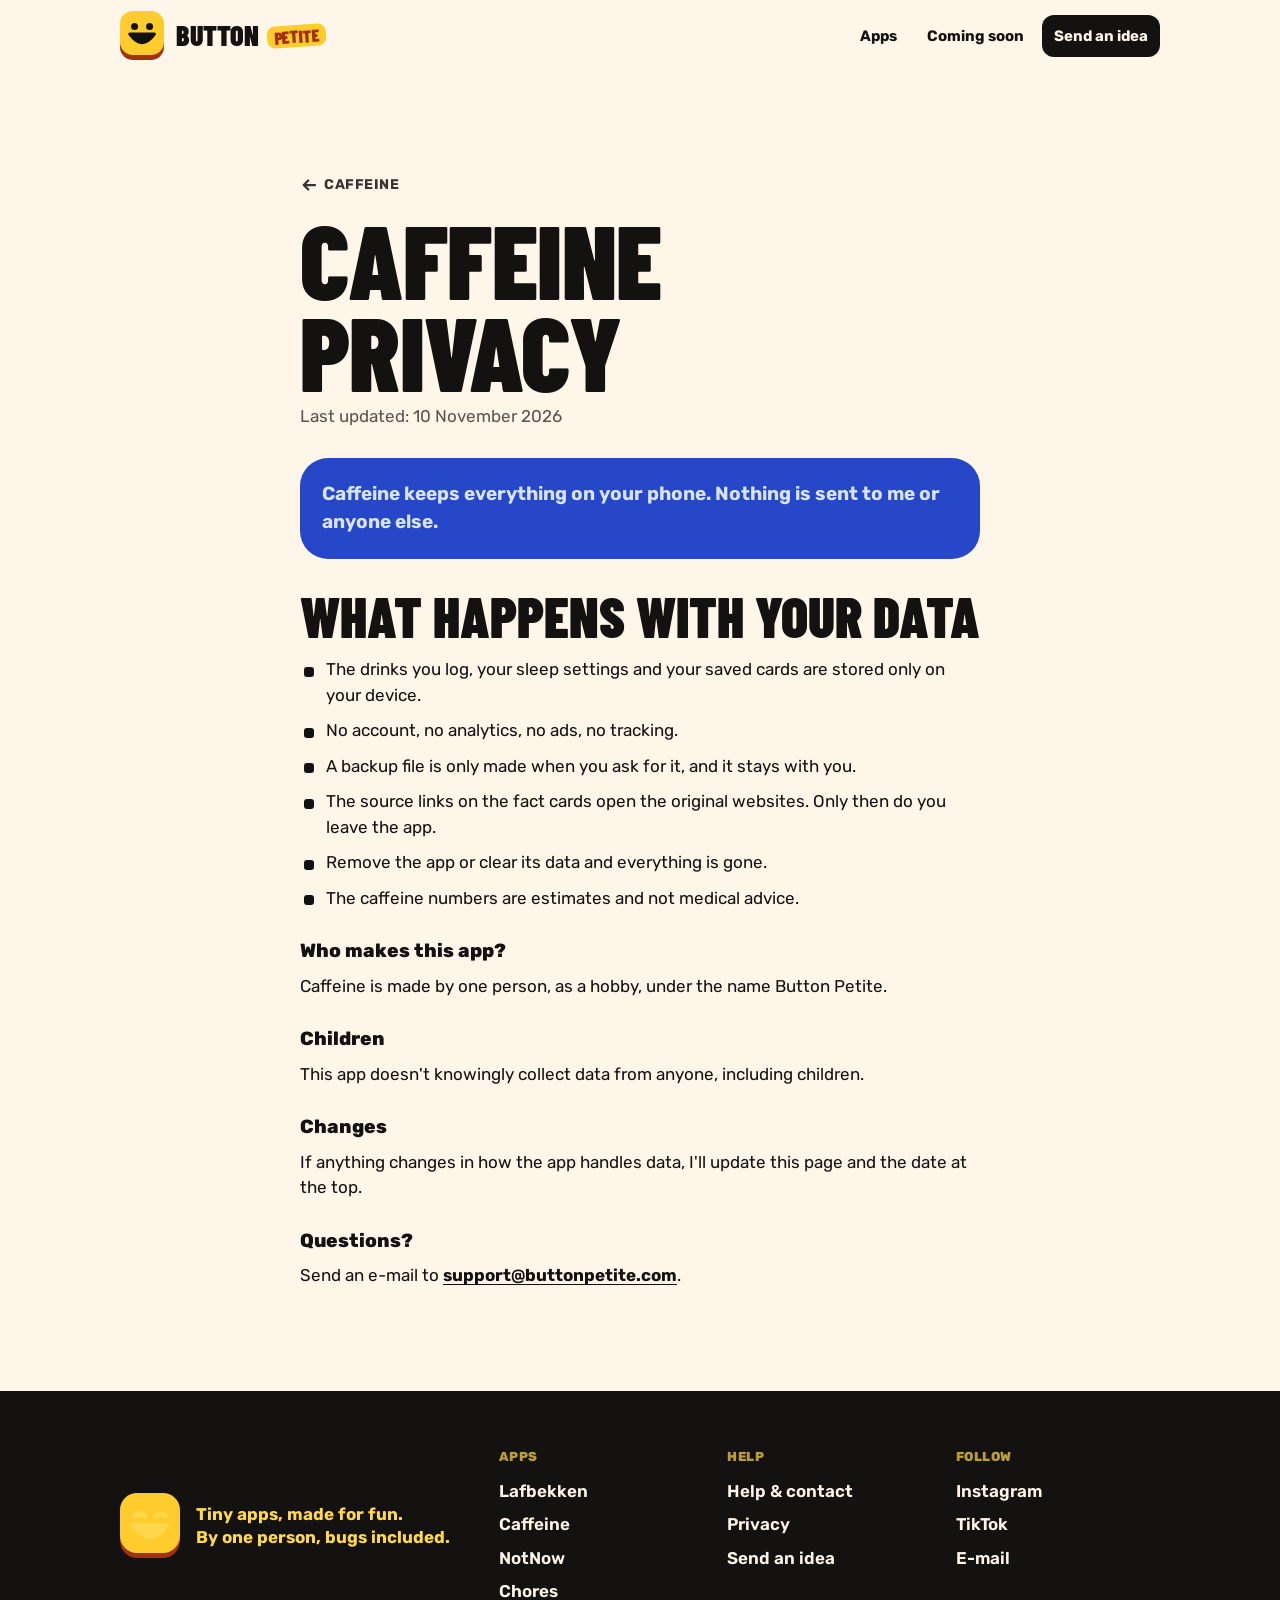
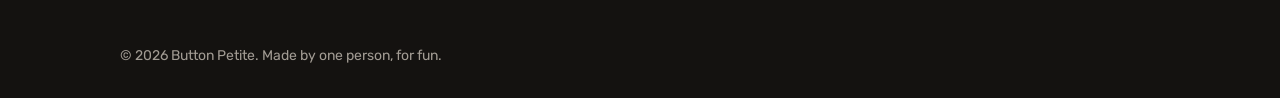
<file: apps/caffeine/privacy/index.html>
<!DOCTYPE html>
<html lang="en">
<head>
  <meta charset="utf-8">
  <meta name="viewport" content="width=device-width, initial-scale=1, viewport-fit=cover">
  <title>Caffeine privacy | Button Petite</title>
  <meta name="description" content="Caffeine keeps everything on your phone. Nothing is sent to me or anyone else.">
  <meta name="theme-color" content="#2747c9">
  <link rel="canonical" href="https://buttonpetite.com/apps/caffeine/privacy/">
  <meta property="og:type" content="website">
  <meta property="og:site_name" content="Button Petite">
  <meta property="og:title" content="Caffeine privacy | Button Petite">
  <meta property="og:description" content="Caffeine keeps everything on your phone. Nothing is sent to me or anyone else.">
  <meta property="og:url" content="https://buttonpetite.com/apps/caffeine/privacy/">
  <meta property="og:image" content="https://buttonpetite.com/assets/icons/caffeine.png">
  <link rel="icon" href="../../../assets/favicon.svg" type="image/svg+xml">
  <link rel="apple-touch-icon" href="../../../assets/share-image.png">
  <link rel="preload" href="../../../assets/fonts/barlow-condensed-latin-900-normal.woff2" as="font" type="font/woff2" crossorigin>
  <link rel="preload" href="../../../assets/fonts/rubik-latin-600-normal.woff2" as="font" type="font/woff2" crossorigin>
  <link rel="stylesheet" href="../../../styles.css">
  <script src="../../../script.js" defer></script>
</head>
<body>
  <a class="skip" href="#main">Skip to content</a>

  <header class="top">
    <div class="wrap top__in">
      <a class="brand" href="../../../" aria-label="Button Petite, home">
        <span class="brand__mark" data-pair="yellow"><svg class="face" viewBox="20 24 60 54" aria-hidden="true" focusable="false"><g fill="currentColor" stroke="currentColor" stroke-width="7" stroke-linejoin="round" stroke-linecap="round"><g class="eyes"><circle cx="34" cy="38" r="4"/><circle cx="66" cy="38" r="4"/></g><g class="mouth"><path d="M24 54 q26 36 52 0 z"/></g></g></svg></span>
        <span class="brand__name">Button <span class="brand__tag">Petite</span></span>
      </a>
      <nav class="nav" aria-label="Main">
        <a href="../../../#apps">Apps</a>
        <a href="../../../#soon">Coming soon</a>
        <a class="nav__cta" href="../../../#ideas">Send an idea</a>
      </nav>
    </div>
  </header>

  <main id="main">

    <article class="section">
      <div class="wrap legal prose" data-accent="cobalt">
        <a class="back" href="../"><svg class="icon" aria-hidden="true" focusable="false"><use href="../../../assets/icons.svg#arrow"></use></svg>Caffeine</a>
        <h1 class="disp section__title">Caffeine privacy</h1>
        <p class="updated">Last updated: <time datetime="2026-11-10">10 November 2026</time></p>
        <div class="summary" data-pair="cobalt"><p>Caffeine keeps everything on your phone. Nothing is sent to me or anyone else.</p></div>
        <h2>What happens with your data</h2>
        <ul class="dots">
          <li>The drinks you log, your sleep settings and your saved cards are stored only on your device.</li>
          <li>No account, no analytics, no ads, no tracking.</li>
          <li>A backup file is only made when you ask for it, and it stays with you.</li>
          <li>The source links on the fact cards open the original websites. Only then do you leave the app.</li>
          <li>Remove the app or clear its data and everything is gone.</li>
          <li>The caffeine numbers are estimates and not medical advice.</li>
        </ul>
        <h3>Who makes this app?</h3>
        <p>Caffeine is made by one person, as a hobby, under the name Button Petite.</p>
        <h3>Children</h3>
        <p>This app doesn't knowingly collect data from anyone, including children.</p>
        <h3>Changes</h3>
        <p>If anything changes in how the app handles data, I'll update this page and the date at the top.</p>
        <h3>Questions?</h3>
        <p>Send an e-mail to <a href="mailto:support@buttonpetite.com">support@buttonpetite.com</a>.</p>
      </div>
    </article>
  </main>

  <footer class="foot">
    <div class="wrap foot__in">
      <div class="foot__brand">
        <span class="brand__mark" data-pair="yellow"><svg class="face" viewBox="20 24 60 54" aria-hidden="true" focusable="false"><g fill="currentColor" stroke="currentColor" stroke-width="7" stroke-linejoin="round" stroke-linecap="round"><g class="eyes"><path d="M26 40 q8 -8 16 0 M58 40 q8 -8 16 0" fill="none" stroke-width="8"/></g><g class="mouth"><path d="M24 54 q26 36 52 0 z"/></g></g></svg></span>
        <p class="foot__line">Tiny apps, made for fun.<br>By one person, bugs included.</p>
      </div>
      <nav class="foot__cols" aria-label="Footer">
        <div>
          <h2 class="meta">Apps</h2>
          <ul>
            <li><a href="../../../apps/lafbekken/">Lafbekken</a></li>
            <li><a href="../../../apps/caffeine/">Caffeine</a></li>
            <li><a href="../../../apps/notnow/">NotNow</a></li>
            <li><a href="../../../apps/chores/">Chores</a></li>
          </ul>
        </div>
        <div>
          <h2 class="meta">Help</h2>
          <ul>
            <li><a href="../../../help/">Help &amp; contact</a></li>
            <li><a href="../../../privacy/">Privacy</a></li>
            <li><a href="../../../#ideas">Send an idea</a></li>
          </ul>
        </div>
        <div>
          <h2 class="meta">Follow</h2>
          <ul>
            <li><a href="https://www.instagram.com/buttonpetite/" rel="me noopener">Instagram</a></li>
            <li><a href="https://www.tiktok.com/@buttonpetite" rel="me noopener">TikTok</a></li>
            <li><a href="mailto:hello@buttonpetite.com">E-mail</a></li>
          </ul>
        </div>
      </nav>
      <p class="foot__small">&copy; 2026 Button Petite. Made by one person, for fun.</p>
    </div>
  </footer>
</body>
</html>
</file>
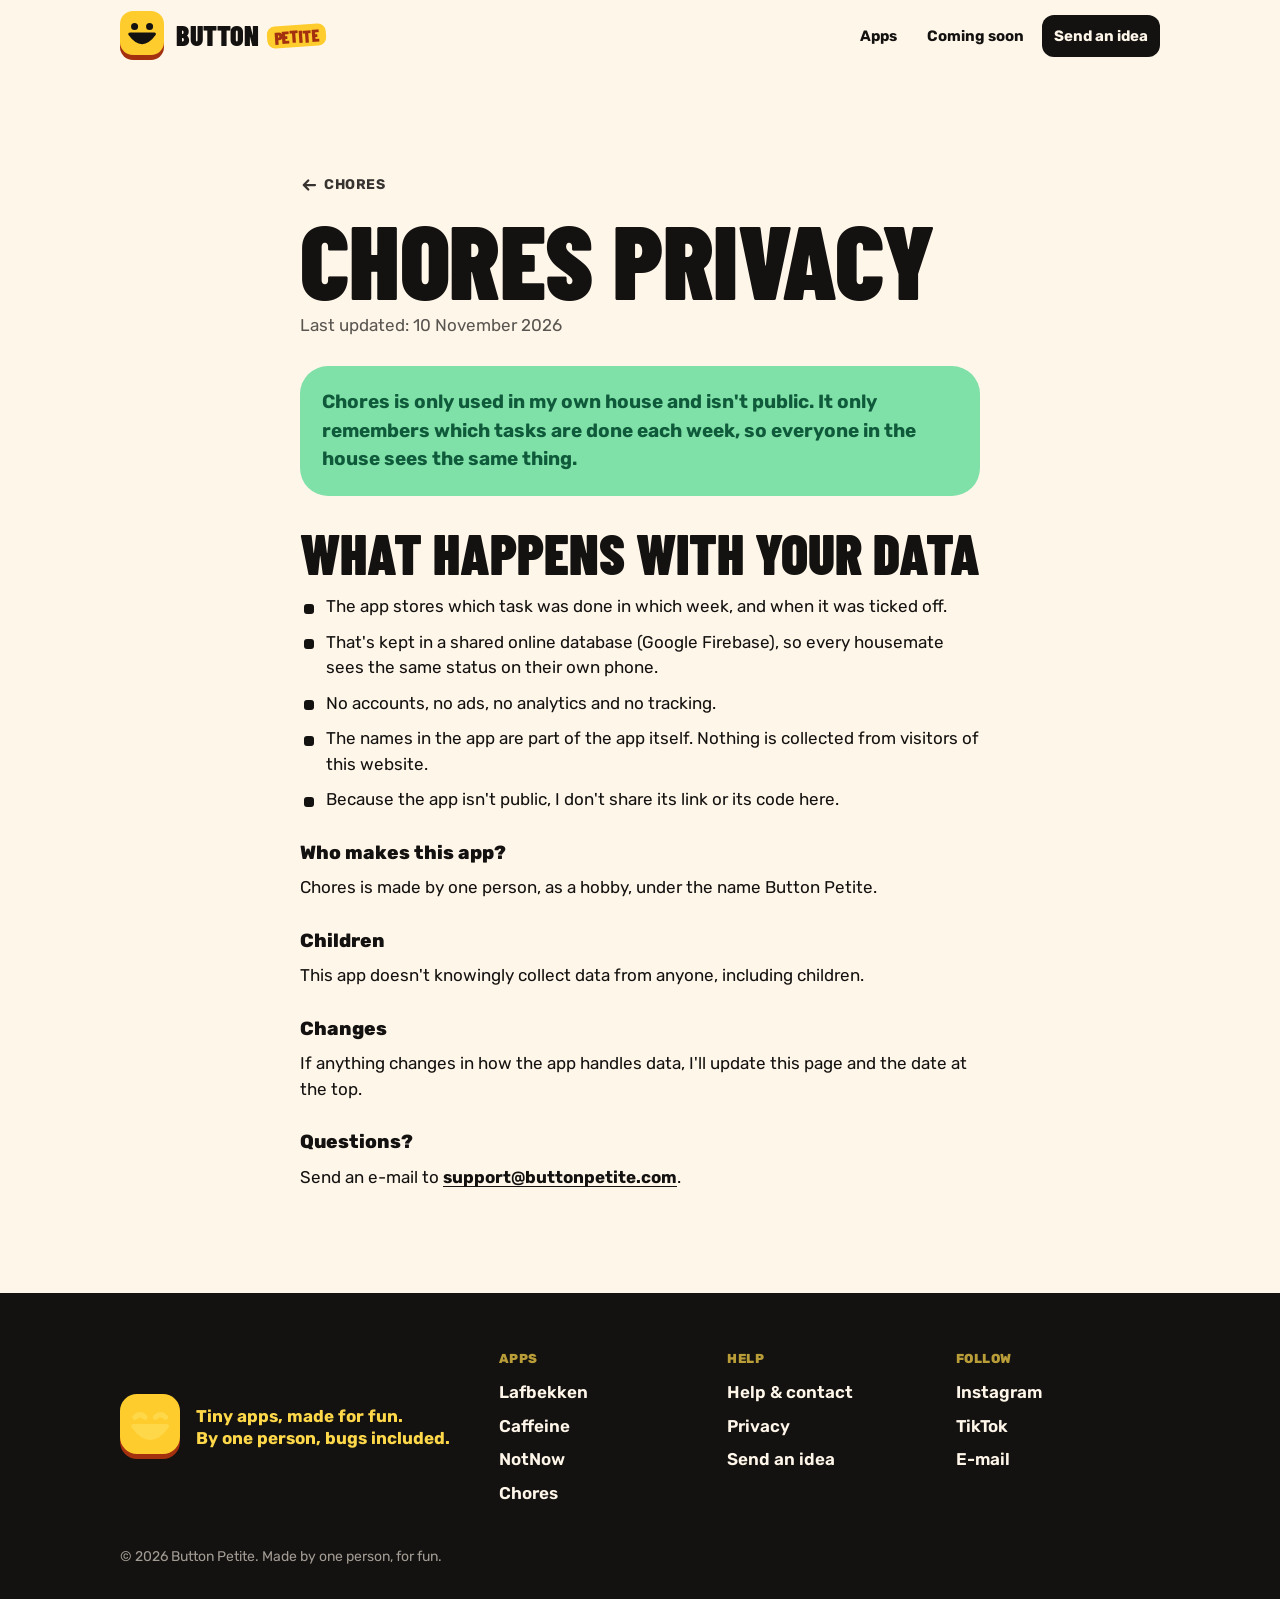
<file: apps/chores/privacy/index.html>
<!DOCTYPE html>
<html lang="en">
<head>
  <meta charset="utf-8">
  <meta name="viewport" content="width=device-width, initial-scale=1, viewport-fit=cover">
  <title>Chores privacy | Button Petite</title>
  <meta name="description" content="Chores is only used in my own house and isn't public. It only remembers which tasks are done each week, so everyone in the house sees the same thing.">
  <meta name="theme-color" content="#7fe0a8">
  <link rel="canonical" href="https://buttonpetite.com/apps/chores/privacy/">
  <meta property="og:type" content="website">
  <meta property="og:site_name" content="Button Petite">
  <meta property="og:title" content="Chores privacy | Button Petite">
  <meta property="og:description" content="Chores is only used in my own house and isn't public. It only remembers which tasks are done each week, so everyone in the house sees the same thing.">
  <meta property="og:url" content="https://buttonpetite.com/apps/chores/privacy/">
  <meta property="og:image" content="https://buttonpetite.com/assets/icons/chores.png">
  <link rel="icon" href="../../../assets/favicon.svg" type="image/svg+xml">
  <link rel="apple-touch-icon" href="../../../assets/share-image.png">
  <link rel="preload" href="../../../assets/fonts/barlow-condensed-latin-900-normal.woff2" as="font" type="font/woff2" crossorigin>
  <link rel="preload" href="../../../assets/fonts/rubik-latin-600-normal.woff2" as="font" type="font/woff2" crossorigin>
  <link rel="stylesheet" href="../../../styles.css">
  <script src="../../../script.js" defer></script>
</head>
<body>
  <a class="skip" href="#main">Skip to content</a>

  <header class="top">
    <div class="wrap top__in">
      <a class="brand" href="../../../" aria-label="Button Petite, home">
        <span class="brand__mark" data-pair="yellow"><svg class="face" viewBox="20 24 60 54" aria-hidden="true" focusable="false"><g fill="currentColor" stroke="currentColor" stroke-width="7" stroke-linejoin="round" stroke-linecap="round"><g class="eyes"><circle cx="34" cy="38" r="4"/><circle cx="66" cy="38" r="4"/></g><g class="mouth"><path d="M24 54 q26 36 52 0 z"/></g></g></svg></span>
        <span class="brand__name">Button <span class="brand__tag">Petite</span></span>
      </a>
      <nav class="nav" aria-label="Main">
        <a href="../../../#apps">Apps</a>
        <a href="../../../#soon">Coming soon</a>
        <a class="nav__cta" href="../../../#ideas">Send an idea</a>
      </nav>
    </div>
  </header>

  <main id="main">

    <article class="section">
      <div class="wrap legal prose" data-accent="mint">
        <a class="back" href="../"><svg class="icon" aria-hidden="true" focusable="false"><use href="../../../assets/icons.svg#arrow"></use></svg>Chores</a>
        <h1 class="disp section__title">Chores privacy</h1>
        <p class="updated">Last updated: <time datetime="2026-11-10">10 November 2026</time></p>
        <div class="summary" data-pair="mint"><p>Chores is only used in my own house and isn't public. It only remembers which tasks are done each week, so everyone in the house sees the same thing.</p></div>
        <h2>What happens with your data</h2>
        <ul class="dots">
          <li>The app stores which task was done in which week, and when it was ticked off.</li>
          <li>That's kept in a shared online database (Google Firebase), so every housemate sees the same status on their own phone.</li>
          <li>No accounts, no ads, no analytics and no tracking.</li>
          <li>The names in the app are part of the app itself. Nothing is collected from visitors of this website.</li>
          <li>Because the app isn't public, I don't share its link or its code here.</li>
        </ul>
        <h3>Who makes this app?</h3>
        <p>Chores is made by one person, as a hobby, under the name Button Petite.</p>
        <h3>Children</h3>
        <p>This app doesn't knowingly collect data from anyone, including children.</p>
        <h3>Changes</h3>
        <p>If anything changes in how the app handles data, I'll update this page and the date at the top.</p>
        <h3>Questions?</h3>
        <p>Send an e-mail to <a href="mailto:support@buttonpetite.com">support@buttonpetite.com</a>.</p>
      </div>
    </article>
  </main>

  <footer class="foot">
    <div class="wrap foot__in">
      <div class="foot__brand">
        <span class="brand__mark" data-pair="yellow"><svg class="face" viewBox="20 24 60 54" aria-hidden="true" focusable="false"><g fill="currentColor" stroke="currentColor" stroke-width="7" stroke-linejoin="round" stroke-linecap="round"><g class="eyes"><path d="M26 40 q8 -8 16 0 M58 40 q8 -8 16 0" fill="none" stroke-width="8"/></g><g class="mouth"><path d="M24 54 q26 36 52 0 z"/></g></g></svg></span>
        <p class="foot__line">Tiny apps, made for fun.<br>By one person, bugs included.</p>
      </div>
      <nav class="foot__cols" aria-label="Footer">
        <div>
          <h2 class="meta">Apps</h2>
          <ul>
            <li><a href="../../../apps/lafbekken/">Lafbekken</a></li>
            <li><a href="../../../apps/caffeine/">Caffeine</a></li>
            <li><a href="../../../apps/notnow/">NotNow</a></li>
            <li><a href="../../../apps/chores/">Chores</a></li>
          </ul>
        </div>
        <div>
          <h2 class="meta">Help</h2>
          <ul>
            <li><a href="../../../help/">Help &amp; contact</a></li>
            <li><a href="../../../privacy/">Privacy</a></li>
            <li><a href="../../../#ideas">Send an idea</a></li>
          </ul>
        </div>
        <div>
          <h2 class="meta">Follow</h2>
          <ul>
            <li><a href="https://www.instagram.com/buttonpetite/" rel="me noopener">Instagram</a></li>
            <li><a href="https://www.tiktok.com/@buttonpetite" rel="me noopener">TikTok</a></li>
            <li><a href="mailto:hello@buttonpetite.com">E-mail</a></li>
          </ul>
        </div>
      </nav>
      <p class="foot__small">&copy; 2026 Button Petite. Made by one person, for fun.</p>
    </div>
  </footer>
</body>
</html>
</file>
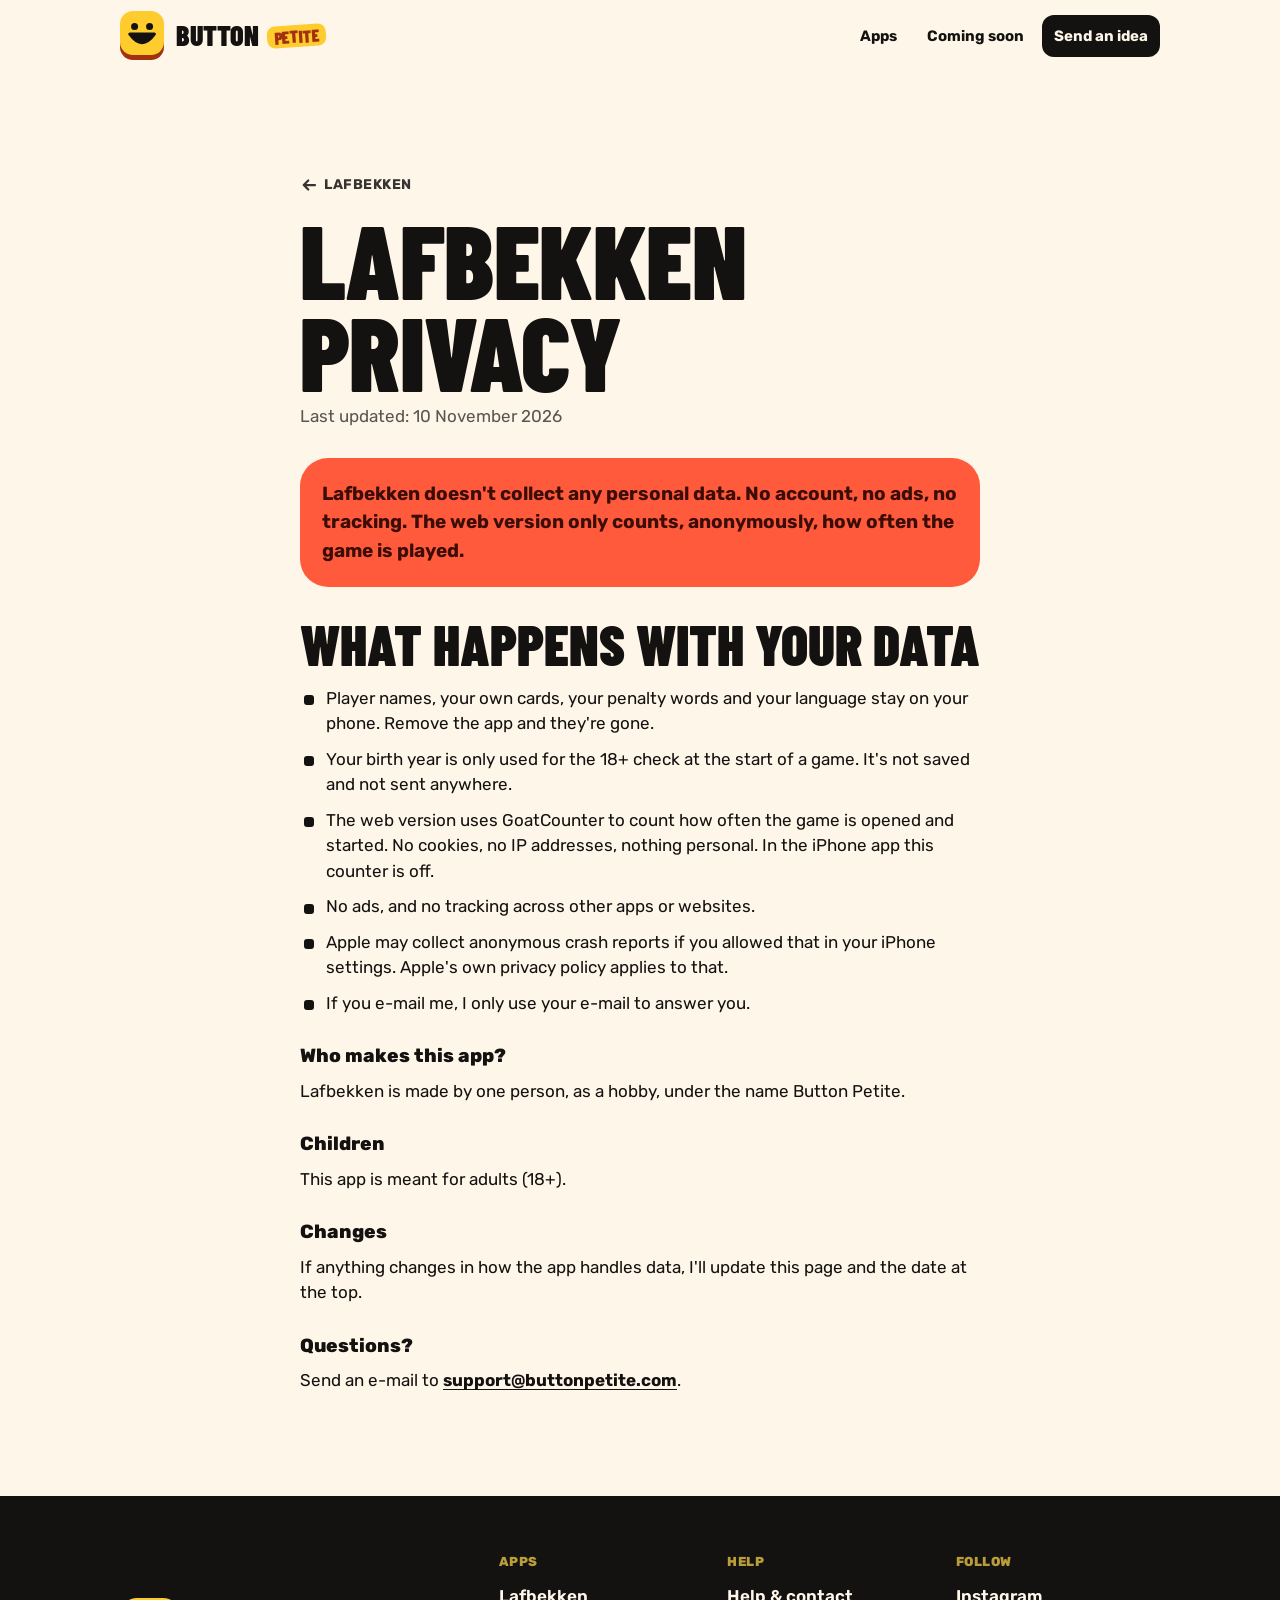
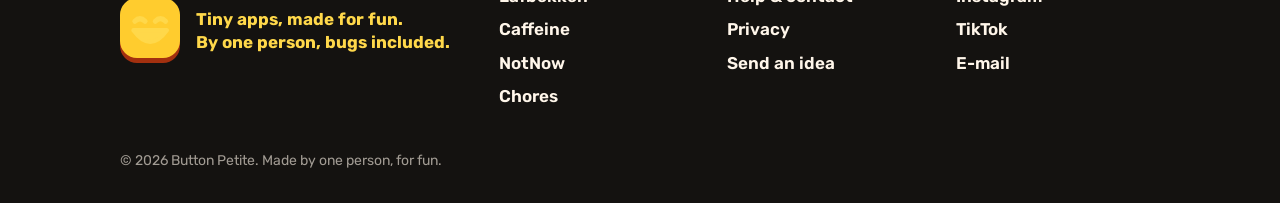
<file: apps/lafbekken/privacy/index.html>
<!DOCTYPE html>
<html lang="en">
<head>
  <meta charset="utf-8">
  <meta name="viewport" content="width=device-width, initial-scale=1, viewport-fit=cover">
  <title>Lafbekken privacy | Button Petite</title>
  <meta name="description" content="Lafbekken doesn't collect any personal data. No account, no ads, no tracking. The web version only counts, anonymously, how often the game is played.">
  <meta name="theme-color" content="#ff5a3c">
  <link rel="canonical" href="https://buttonpetite.com/apps/lafbekken/privacy/">
  <meta property="og:type" content="website">
  <meta property="og:site_name" content="Button Petite">
  <meta property="og:title" content="Lafbekken privacy | Button Petite">
  <meta property="og:description" content="Lafbekken doesn't collect any personal data. No account, no ads, no tracking. The web version only counts, anonymously, how often the game is played.">
  <meta property="og:url" content="https://buttonpetite.com/apps/lafbekken/privacy/">
  <meta property="og:image" content="https://buttonpetite.com/assets/icons/lafbekken.png">
  <link rel="icon" href="../../../assets/favicon.svg" type="image/svg+xml">
  <link rel="apple-touch-icon" href="../../../assets/share-image.png">
  <link rel="preload" href="../../../assets/fonts/barlow-condensed-latin-900-normal.woff2" as="font" type="font/woff2" crossorigin>
  <link rel="preload" href="../../../assets/fonts/rubik-latin-600-normal.woff2" as="font" type="font/woff2" crossorigin>
  <link rel="stylesheet" href="../../../styles.css">
  <script src="../../../script.js" defer></script>
</head>
<body>
  <a class="skip" href="#main">Skip to content</a>

  <header class="top">
    <div class="wrap top__in">
      <a class="brand" href="../../../" aria-label="Button Petite, home">
        <span class="brand__mark" data-pair="yellow"><svg class="face" viewBox="20 24 60 54" aria-hidden="true" focusable="false"><g fill="currentColor" stroke="currentColor" stroke-width="7" stroke-linejoin="round" stroke-linecap="round"><g class="eyes"><circle cx="34" cy="38" r="4"/><circle cx="66" cy="38" r="4"/></g><g class="mouth"><path d="M24 54 q26 36 52 0 z"/></g></g></svg></span>
        <span class="brand__name">Button <span class="brand__tag">Petite</span></span>
      </a>
      <nav class="nav" aria-label="Main">
        <a href="../../../#apps">Apps</a>
        <a href="../../../#soon">Coming soon</a>
        <a class="nav__cta" href="../../../#ideas">Send an idea</a>
      </nav>
    </div>
  </header>

  <main id="main">

    <article class="section">
      <div class="wrap legal prose" data-accent="red">
        <a class="back" href="../"><svg class="icon" aria-hidden="true" focusable="false"><use href="../../../assets/icons.svg#arrow"></use></svg>Lafbekken</a>
        <h1 class="disp section__title">Lafbekken privacy</h1>
        <p class="updated">Last updated: <time datetime="2026-11-10">10 November 2026</time></p>
        <div class="summary" data-pair="red"><p>Lafbekken doesn't collect any personal data. No account, no ads, no tracking. The web version only counts, anonymously, how often the game is played.</p></div>
        <h2>What happens with your data</h2>
        <ul class="dots">
          <li>Player names, your own cards, your penalty words and your language stay on your phone. Remove the app and they're gone.</li>
          <li>Your birth year is only used for the 18+ check at the start of a game. It's not saved and not sent anywhere.</li>
          <li>The web version uses GoatCounter to count how often the game is opened and started. No cookies, no IP addresses, nothing personal. In the iPhone app this counter is off.</li>
          <li>No ads, and no tracking across other apps or websites.</li>
          <li>Apple may collect anonymous crash reports if you allowed that in your iPhone settings. Apple's own privacy policy applies to that.</li>
          <li>If you e-mail me, I only use your e-mail to answer you.</li>
        </ul>
        <h3>Who makes this app?</h3>
        <p>Lafbekken is made by one person, as a hobby, under the name Button Petite.</p>
        <h3>Children</h3>
        <p>This app is meant for adults (18+).</p>
        <h3>Changes</h3>
        <p>If anything changes in how the app handles data, I'll update this page and the date at the top.</p>
        <h3>Questions?</h3>
        <p>Send an e-mail to <a href="mailto:support@buttonpetite.com">support@buttonpetite.com</a>.</p>
      </div>
    </article>
  </main>

  <footer class="foot">
    <div class="wrap foot__in">
      <div class="foot__brand">
        <span class="brand__mark" data-pair="yellow"><svg class="face" viewBox="20 24 60 54" aria-hidden="true" focusable="false"><g fill="currentColor" stroke="currentColor" stroke-width="7" stroke-linejoin="round" stroke-linecap="round"><g class="eyes"><path d="M26 40 q8 -8 16 0 M58 40 q8 -8 16 0" fill="none" stroke-width="8"/></g><g class="mouth"><path d="M24 54 q26 36 52 0 z"/></g></g></svg></span>
        <p class="foot__line">Tiny apps, made for fun.<br>By one person, bugs included.</p>
      </div>
      <nav class="foot__cols" aria-label="Footer">
        <div>
          <h2 class="meta">Apps</h2>
          <ul>
            <li><a href="../../../apps/lafbekken/">Lafbekken</a></li>
            <li><a href="../../../apps/caffeine/">Caffeine</a></li>
            <li><a href="../../../apps/notnow/">NotNow</a></li>
            <li><a href="../../../apps/chores/">Chores</a></li>
          </ul>
        </div>
        <div>
          <h2 class="meta">Help</h2>
          <ul>
            <li><a href="../../../help/">Help &amp; contact</a></li>
            <li><a href="../../../privacy/">Privacy</a></li>
            <li><a href="../../../#ideas">Send an idea</a></li>
          </ul>
        </div>
        <div>
          <h2 class="meta">Follow</h2>
          <ul>
            <li><a href="https://www.instagram.com/buttonpetite/" rel="me noopener">Instagram</a></li>
            <li><a href="https://www.tiktok.com/@buttonpetite" rel="me noopener">TikTok</a></li>
            <li><a href="mailto:hello@buttonpetite.com">E-mail</a></li>
          </ul>
        </div>
      </nav>
      <p class="foot__small">&copy; 2026 Button Petite. Made by one person, for fun.</p>
    </div>
  </footer>
</body>
</html>
</file>
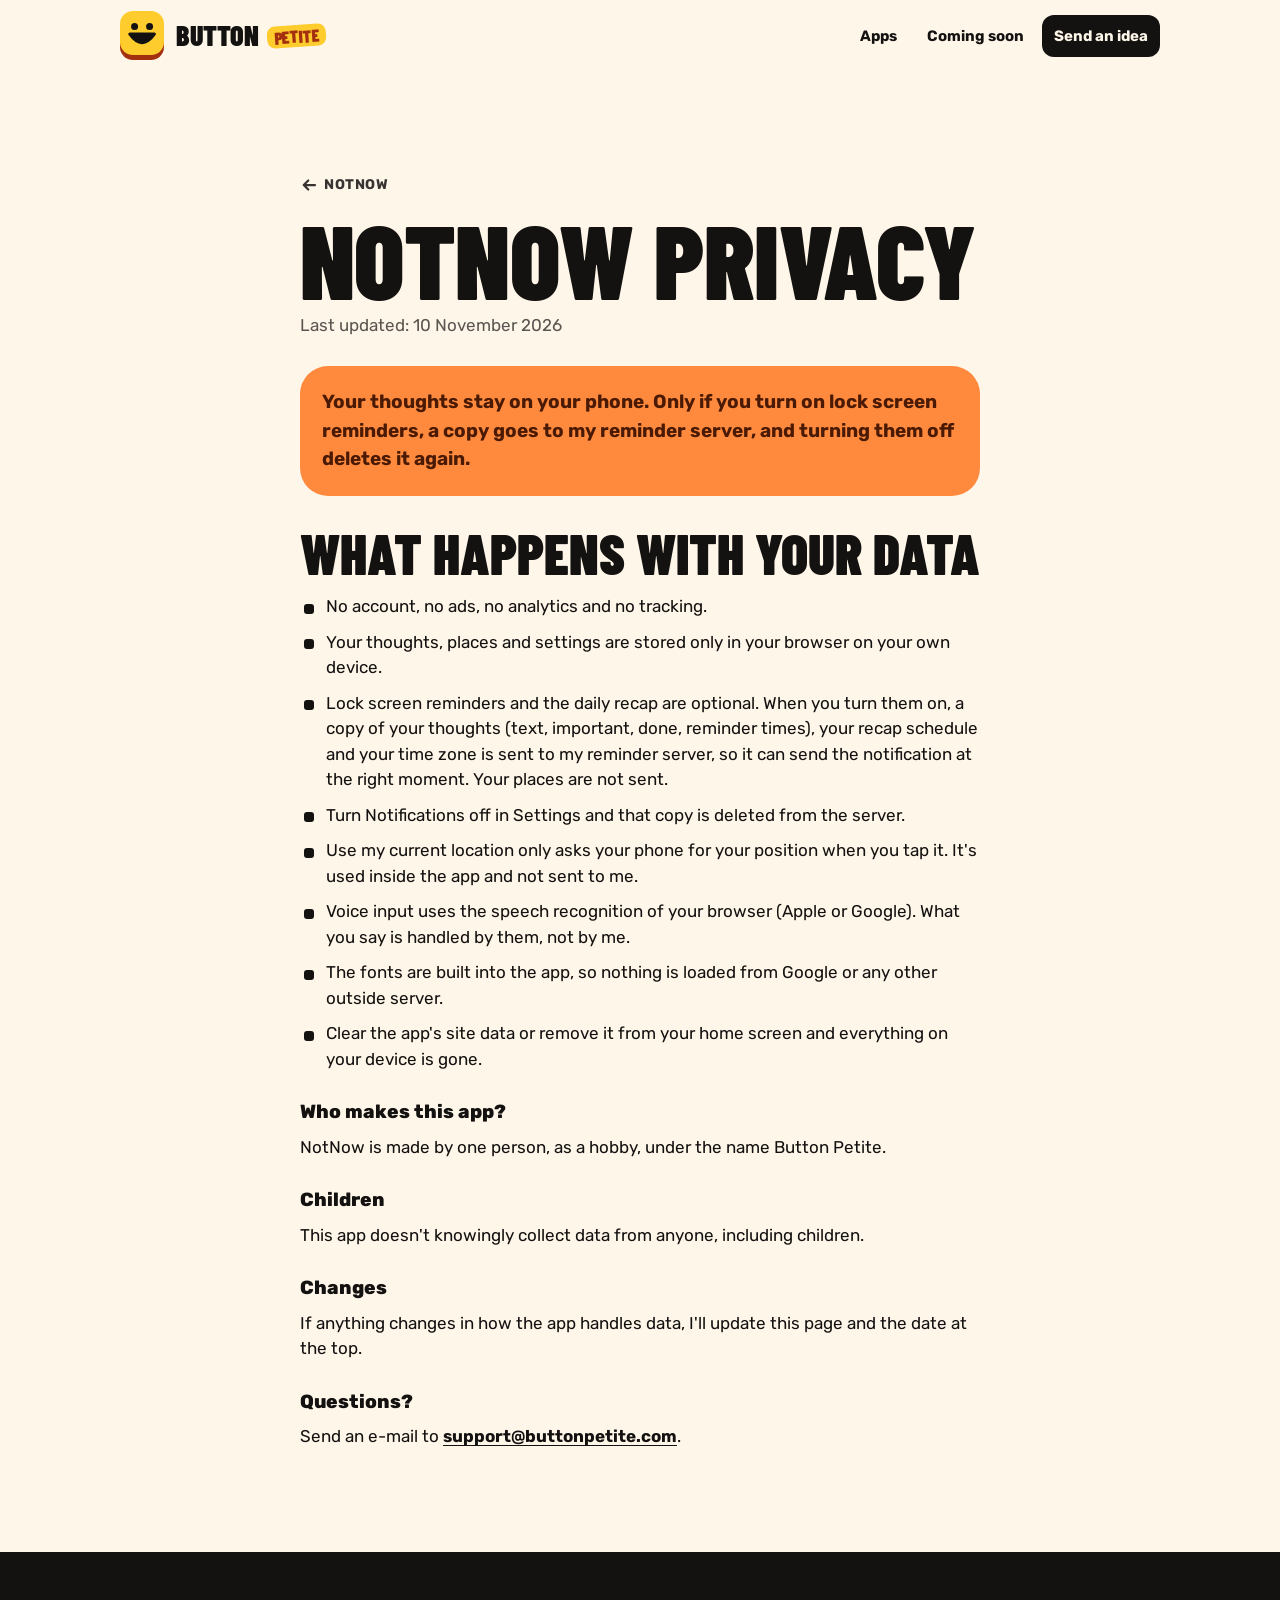
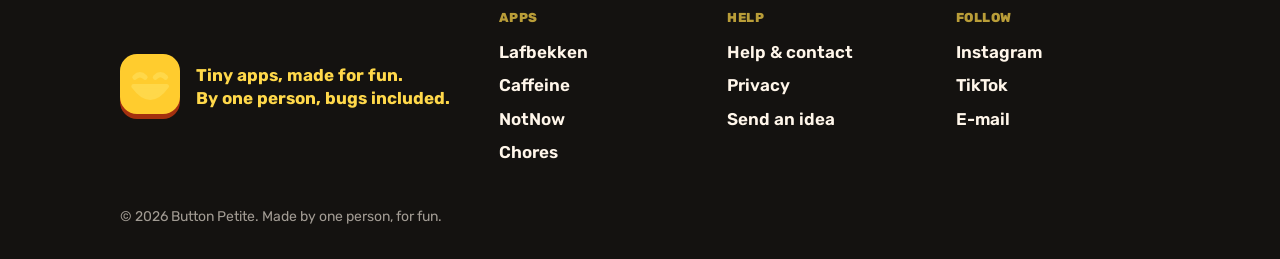
<file: apps/notnow/privacy/index.html>
<!DOCTYPE html>
<html lang="en">
<head>
  <meta charset="utf-8">
  <meta name="viewport" content="width=device-width, initial-scale=1, viewport-fit=cover">
  <title>NotNow privacy | Button Petite</title>
  <meta name="description" content="Your thoughts stay on your phone. Only if you turn on lock screen reminders, a copy goes to my reminder server, and turning them off deletes it again.">
  <meta name="theme-color" content="#ff8a3d">
  <link rel="canonical" href="https://buttonpetite.com/apps/notnow/privacy/">
  <meta property="og:type" content="website">
  <meta property="og:site_name" content="Button Petite">
  <meta property="og:title" content="NotNow privacy | Button Petite">
  <meta property="og:description" content="Your thoughts stay on your phone. Only if you turn on lock screen reminders, a copy goes to my reminder server, and turning them off deletes it again.">
  <meta property="og:url" content="https://buttonpetite.com/apps/notnow/privacy/">
  <meta property="og:image" content="https://buttonpetite.com/assets/icons/notnow.png">
  <link rel="icon" href="../../../assets/favicon.svg" type="image/svg+xml">
  <link rel="apple-touch-icon" href="../../../assets/share-image.png">
  <link rel="preload" href="../../../assets/fonts/barlow-condensed-latin-900-normal.woff2" as="font" type="font/woff2" crossorigin>
  <link rel="preload" href="../../../assets/fonts/rubik-latin-600-normal.woff2" as="font" type="font/woff2" crossorigin>
  <link rel="stylesheet" href="../../../styles.css">
  <script src="../../../script.js" defer></script>
</head>
<body>
  <a class="skip" href="#main">Skip to content</a>

  <header class="top">
    <div class="wrap top__in">
      <a class="brand" href="../../../" aria-label="Button Petite, home">
        <span class="brand__mark" data-pair="yellow"><svg class="face" viewBox="20 24 60 54" aria-hidden="true" focusable="false"><g fill="currentColor" stroke="currentColor" stroke-width="7" stroke-linejoin="round" stroke-linecap="round"><g class="eyes"><circle cx="34" cy="38" r="4"/><circle cx="66" cy="38" r="4"/></g><g class="mouth"><path d="M24 54 q26 36 52 0 z"/></g></g></svg></span>
        <span class="brand__name">Button <span class="brand__tag">Petite</span></span>
      </a>
      <nav class="nav" aria-label="Main">
        <a href="../../../#apps">Apps</a>
        <a href="../../../#soon">Coming soon</a>
        <a class="nav__cta" href="../../../#ideas">Send an idea</a>
      </nav>
    </div>
  </header>

  <main id="main">

    <article class="section">
      <div class="wrap legal prose" data-accent="orange">
        <a class="back" href="../"><svg class="icon" aria-hidden="true" focusable="false"><use href="../../../assets/icons.svg#arrow"></use></svg>NotNow</a>
        <h1 class="disp section__title">NotNow privacy</h1>
        <p class="updated">Last updated: <time datetime="2026-11-10">10 November 2026</time></p>
        <div class="summary" data-pair="orange"><p>Your thoughts stay on your phone. Only if you turn on lock screen reminders, a copy goes to my reminder server, and turning them off deletes it again.</p></div>
        <h2>What happens with your data</h2>
        <ul class="dots">
          <li>No account, no ads, no analytics and no tracking.</li>
          <li>Your thoughts, places and settings are stored only in your browser on your own device.</li>
          <li>Lock screen reminders and the daily recap are optional. When you turn them on, a copy of your thoughts (text, important, done, reminder times), your recap schedule and your time zone is sent to my reminder server, so it can send the notification at the right moment. Your places are not sent.</li>
          <li>Turn Notifications off in Settings and that copy is deleted from the server.</li>
          <li>Use my current location only asks your phone for your position when you tap it. It's used inside the app and not sent to me.</li>
          <li>Voice input uses the speech recognition of your browser (Apple or Google). What you say is handled by them, not by me.</li>
          <li>The fonts are built into the app, so nothing is loaded from Google or any other outside server.</li>
          <li>Clear the app's site data or remove it from your home screen and everything on your device is gone.</li>
        </ul>
        <h3>Who makes this app?</h3>
        <p>NotNow is made by one person, as a hobby, under the name Button Petite.</p>
        <h3>Children</h3>
        <p>This app doesn't knowingly collect data from anyone, including children.</p>
        <h3>Changes</h3>
        <p>If anything changes in how the app handles data, I'll update this page and the date at the top.</p>
        <h3>Questions?</h3>
        <p>Send an e-mail to <a href="mailto:support@buttonpetite.com">support@buttonpetite.com</a>.</p>
      </div>
    </article>
  </main>

  <footer class="foot">
    <div class="wrap foot__in">
      <div class="foot__brand">
        <span class="brand__mark" data-pair="yellow"><svg class="face" viewBox="20 24 60 54" aria-hidden="true" focusable="false"><g fill="currentColor" stroke="currentColor" stroke-width="7" stroke-linejoin="round" stroke-linecap="round"><g class="eyes"><path d="M26 40 q8 -8 16 0 M58 40 q8 -8 16 0" fill="none" stroke-width="8"/></g><g class="mouth"><path d="M24 54 q26 36 52 0 z"/></g></g></svg></span>
        <p class="foot__line">Tiny apps, made for fun.<br>By one person, bugs included.</p>
      </div>
      <nav class="foot__cols" aria-label="Footer">
        <div>
          <h2 class="meta">Apps</h2>
          <ul>
            <li><a href="../../../apps/lafbekken/">Lafbekken</a></li>
            <li><a href="../../../apps/caffeine/">Caffeine</a></li>
            <li><a href="../../../apps/notnow/">NotNow</a></li>
            <li><a href="../../../apps/chores/">Chores</a></li>
          </ul>
        </div>
        <div>
          <h2 class="meta">Help</h2>
          <ul>
            <li><a href="../../../help/">Help &amp; contact</a></li>
            <li><a href="../../../privacy/">Privacy</a></li>
            <li><a href="../../../#ideas">Send an idea</a></li>
          </ul>
        </div>
        <div>
          <h2 class="meta">Follow</h2>
          <ul>
            <li><a href="https://www.instagram.com/buttonpetite/" rel="me noopener">Instagram</a></li>
            <li><a href="https://www.tiktok.com/@buttonpetite" rel="me noopener">TikTok</a></li>
            <li><a href="mailto:hello@buttonpetite.com">E-mail</a></li>
          </ul>
        </div>
      </nav>
      <p class="foot__small">&copy; 2026 Button Petite. Made by one person, for fun.</p>
    </div>
  </footer>
</body>
</html>
</file>
<file: styles.css>
/* =========================================================
   Button Petite website
   Colours, type and shapes follow the Button Petite brand kit
   (brand/tokens.json). Rules: rounded rectangles only (radius
   below half the height, so no pills), flat colour, no shadows,
   no gradients, no borders. 3D = a top face on a darker side face.
   ========================================================= */

@font-face { font-family: "Barlow Condensed"; font-weight: 900; font-display: swap; src: url("assets/fonts/barlow-condensed-latin-900-normal.woff2") format("woff2"); }
@font-face { font-family: "Rubik"; font-weight: 400; font-display: swap; src: url("assets/fonts/rubik-latin-400-normal.woff2") format("woff2"); }
@font-face { font-family: "Rubik"; font-weight: 600; font-display: swap; src: url("assets/fonts/rubik-latin-600-normal.woff2") format("woff2"); }
@font-face { font-family: "Rubik"; font-weight: 700; font-display: swap; src: url("assets/fonts/rubik-latin-700-normal.woff2") format("woff2"); }
@font-face { font-family: "Rubik"; font-weight: 800; font-display: swap; src: url("assets/fonts/rubik-latin-800-normal.woff2") format("woff2"); }

:root {
  /* white edge around app logos, for contrast with coloured backgrounds */
  --logo-edge: #ffffff;
  /* brand tokens */
  --ink: #141210;
  --paper: #fff6ea;
  --page: #f3ede4;
  --t06: rgba(20, 18, 16, .06);
  --t09: rgba(20, 18, 16, .09);
  --t15: rgba(20, 18, 16, .15);

  --mint: #7fe0a8;    --mint-ink: #0f5a3a;
  --sky: #7fb7ff;     --sky-ink: #14306b;
  --lilac: #b98cff;   --lilac-ink: #2b1360;
  --cobalt: #2747c9;  --cobalt-ink: #d8e4ff;  --cobalt-depth: #14306b;
  --yellow: #ffcc2e;  --yellow-ink: #a3300f;
  --orange: #ff8a3d;  --orange-ink: #4a1a05;
  --red: #ff5a3c;     --red-ink: #3b0d06;
  --purple: #3a1a6b;  --purple-ink: #ff8fc8;
  --pink: #ff8fc8;    --pink-ink: #6b0f3a;
  --black: #141210;   --black-ink: #ffd84a;

  --display: "Barlow Condensed", "Arial Narrow", sans-serif;
  --body: "Rubik", system-ui, -apple-system, "Segoe UI", sans-serif;

  --spring: cubic-bezier(.34, 1.56, .64, 1);
  --soft: cubic-bezier(.22, 1, .36, 1);

  --wrap: 1120px;
  --gutter: clamp(16px, 4vw, 40px);
  --r-sm: 12px;
  --r-md: 18px;
  --r-lg: 28px;
  --depth: 8px;
}

/* ---------- base ---------- */
*, *::before, *::after { box-sizing: border-box; }
* { margin: 0; padding: 0; }
html { -webkit-text-size-adjust: 100%; }
body {
  background: var(--paper);
  color: var(--ink);
  font-family: var(--body);
  font-weight: 400;
  font-size: 17px;
  line-height: 1.5;
  -webkit-font-smoothing: antialiased;
  min-height: 100dvh;
  display: flex;
  flex-direction: column;
}
main { flex: 1; outline: none; }
img, svg { display: block; max-width: 100%; }
a { color: inherit; }
button, input, textarea, select { font: inherit; color: inherit; }
ul { list-style: none; }
:focus-visible { outline: 3px solid var(--cobalt); outline-offset: 3px; border-radius: 6px; }

.wrap { width: 100%; max-width: var(--wrap); margin: 0 auto; padding: 0 var(--gutter); }
.disp {
  font-family: var(--display);
  font-weight: 900;
  text-transform: uppercase;
  letter-spacing: -.005em;
  line-height: .88;
}
.meta {
  font-family: var(--body);
  font-weight: 800;
  font-size: 13px;
  letter-spacing: .04em;
  text-transform: uppercase;
}
.skip {
  position: absolute; left: 12px; top: -60px; z-index: 50;
  background: var(--ink); color: var(--paper); padding: 10px 14px; border-radius: var(--r-sm);
  font-weight: 700; text-decoration: none;
}
.skip:focus { top: 12px; }
.noscript { padding: 80px var(--gutter); }

/* ---------- colour pairs ---------- */
[data-pair="mint"]   { --bg: var(--mint);   --fg: var(--mint-ink);   --side: var(--mint-ink); }
[data-pair="sky"]    { --bg: var(--sky);    --fg: var(--sky-ink);    --side: var(--sky-ink); }
[data-pair="lilac"]  { --bg: var(--lilac);  --fg: var(--lilac-ink);  --side: var(--lilac-ink); }
[data-pair="cobalt"] { --bg: var(--cobalt); --fg: var(--cobalt-ink); --side: var(--cobalt-depth); }
[data-pair="yellow"] { --bg: var(--yellow); --fg: var(--yellow-ink); --side: var(--yellow-ink); }
[data-pair="orange"] { --bg: var(--orange); --fg: var(--orange-ink); --side: var(--orange-ink); }
[data-pair="red"]    { --bg: var(--red);    --fg: var(--red-ink);    --side: var(--yellow-ink); }
[data-pair="purple"] { --bg: var(--purple); --fg: var(--purple-ink); --side: var(--ink); }
[data-pair="pink"]   { --bg: var(--pink);   --fg: var(--pink-ink);   --side: var(--pink-ink); }
[data-pair="black"]  { --bg: var(--black);  --fg: var(--black-ink);  --side: #3a1a6b; }
[data-pair="paper"]  { --bg: var(--paper);  --fg: var(--ink);        --side: var(--yellow-ink); }

/* ---------- smiley faces ---------- */
.face { display: block; width: 100%; height: auto; overflow: visible; }
.face .eyes { transform-box: fill-box; transform-origin: center; transition: transform .12s var(--soft); }
.face.blink .eyes { transform: scaleY(.08); }

/* ---------- header ---------- */
.top {
  position: sticky; top: 0; z-index: 20;
  background: var(--paper);
  transition: background .3s var(--soft);
}
.top.is-scrolled { background: var(--page); }
.top__in { display: flex; align-items: center; justify-content: space-between; gap: 16px; min-height: 72px; }
.brand { display: flex; align-items: center; gap: 12px; text-decoration: none; }
.brand__mark {
  width: 44px; height: 44px; flex: none; border-radius: 13px;
  background: var(--bg); display: grid; place-items: center;
  box-shadow: 0 5px 0 var(--side);
  transform: translateY(-3px);
  transition: transform .4s var(--spring);
}
.brand__mark .face { width: 64%; }
@media (hover: hover) { .brand:hover .brand__mark { transform: translateY(-5px) rotate(-6deg); } }
.brand__name {
  font-family: var(--display); font-weight: 900; text-transform: uppercase;
  font-size: 28px; line-height: .9; letter-spacing: -.005em;
}
.brand__tag {
  display: inline-block; background: var(--yellow); color: var(--yellow-ink);
  font-size: .62em; padding: 4px 7px 2px; border-radius: 8px;
  transform: rotate(-4deg); vertical-align: .18em; margin-left: 2px;
}
.nav { display: flex; align-items: center; gap: 6px; }
.nav a {
  text-decoration: none; font-weight: 700; font-size: 15px;
  padding: 10px 12px; border-radius: var(--r-sm);
  transition: background .2s var(--soft);
}
.nav a:hover, .nav a[aria-current="page"] { background: var(--t06); }
.nav .nav__cta { background: var(--ink); color: var(--paper); }
.nav .nav__cta:hover { background: var(--ink); }

/* ---------- buttons (3D slab) ---------- */
.btn {
  --btn-bg: var(--ink); --btn-fg: var(--paper); --btn-side: #3a1a6b; --depth: 8px;
  position: relative; display: inline-flex; align-items: center; justify-content: center; gap: 10px;
  min-height: 56px; padding: 0 22px; border: 0; border-radius: var(--r-md);
  background: var(--btn-bg); color: var(--btn-fg);
  font-family: var(--display); font-weight: 900; font-size: 24px; text-transform: uppercase; letter-spacing: .005em;
  text-decoration: none; cursor: pointer;
  box-shadow: 0 var(--depth) 0 var(--btn-side);
  transform: translateY(calc(var(--depth) * -1));
  margin-top: var(--depth);
  transition: transform .35s var(--spring), box-shadow .35s var(--spring), background .2s var(--soft);
}
/* The slab moves down when pressed. This invisible strip keeps the pointer on the button,
   so one click is always enough. */
.btn::before { content: ""; position: absolute; left: 0; right: 0; top: calc(var(--depth) * -1 - 4px); bottom: calc(var(--depth) * -1 - 4px); }
@media (hover: hover) {
  .btn:hover { transform: translateY(calc(var(--depth) * -1 - 2px)); box-shadow: 0 calc(var(--depth) + 2px) 0 var(--btn-side); }
}
.btn:active { transform: translateY(-1px); box-shadow: 0 1px 0 var(--btn-side); transition-duration: .08s; }
.btn svg { width: 22px; height: 22px; flex: none; }
.facts a { font-weight: 700; text-underline-offset: 3px; }
.btn--small { min-height: 46px; font-size: 20px; padding: 0 16px; --depth: 6px; border-radius: 14px; }
.btn--soft, .btn--soft:hover, .btn--soft:active { --btn-bg: var(--t09); --btn-fg: currentColor; box-shadow: none; transform: none; margin-top: 0; }
@media (hover: hover) { .btn--soft:hover { --btn-bg: var(--t15); } }
.btn--soft:active { transform: scale(.97); }
.btn[aria-disabled="true"] { --btn-bg: var(--t09); --btn-fg: currentColor; box-shadow: none; transform: none; margin-top: 0; opacity: .75; cursor: default; pointer-events: none; }
.btn-row { display: flex; flex-wrap: wrap; gap: 12px; align-items: center; }

/* ---------- sections ---------- */
.section { padding: clamp(56px, 8vw, 104px) 0; }
.section__head { display: flex; flex-wrap: wrap; align-items: end; justify-content: space-between; gap: 16px; margin-bottom: clamp(24px, 4vw, 40px); }
.section__title { font-size: clamp(54px, 9vw, 104px); }
.section__lead { max-width: 520px; font-size: 18px; font-weight: 600; }
.eyebrow { display: block; margin-bottom: 14px; opacity: .8; }

/* ---------- hero ---------- */
.hero { background: var(--cobalt); color: var(--cobalt-ink); overflow: hidden; transition: background-color .45s cubic-bezier(.22,1,.36,1), color .45s cubic-bezier(.22,1,.36,1); }
/* The big button switches the hero to the colour pairs of the apps:
   cobalt (Caffeine), red (Lafbekken), orange (NotNow), mint (Chores) */
.hero[data-scheme="red"]    { background: var(--red);    color: var(--red-ink); }
.hero[data-scheme="orange"] { background: var(--orange); color: var(--orange-ink); }
.hero[data-scheme="mint"]   { background: var(--mint);   color: var(--mint-ink); }
.hero[data-scheme="red"] .hero__text strong,
.hero[data-scheme="orange"] .hero__text strong,
.hero[data-scheme="mint"] .hero__text strong { color: inherit; }
.hero[data-scheme="red"] .btn--soft,
.hero[data-scheme="orange"] .btn--soft,
.hero[data-scheme="mint"] .btn--soft { --btn-bg: rgba(20, 18, 16, .12); --btn-fg: currentColor; }
.hero[data-scheme="mint"] .btn { --btn-bg: var(--mint-ink); --btn-fg: var(--mint); --btn-side: var(--ink); }
.hero[data-scheme="mint"] .btn--soft { --btn-bg: rgba(20, 18, 16, .12); --btn-fg: var(--mint-ink); }
.hero[data-scheme="orange"] .btn { --btn-bg: var(--orange-ink); --btn-fg: var(--orange); --btn-side: var(--ink); }
.hero[data-scheme="orange"] .btn--soft { --btn-fg: var(--orange-ink); }
.hero[data-scheme="red"] .btn--soft { --btn-fg: var(--red-ink); }
@media (prefers-reduced-motion: reduce) { .hero { transition: none; } }
.hero__in {
  display: grid; grid-template-columns: 1.25fr 1fr; align-items: center; gap: clamp(24px, 5vw, 64px);
  padding-top: clamp(48px, 8vw, 96px); padding-bottom: clamp(56px, 9vw, 112px);
}
.hero__title { font-size: clamp(64px, 12vw, 168px); }
.hero__title .tag {
  display: inline-block; background: var(--yellow); color: var(--yellow-ink);
  padding: .06em .14em 0; border-radius: .14em; transform: rotate(-3deg);
}
.hero__text { font-size: clamp(18px, 2vw, 21px); font-weight: 600; margin: 24px 0 32px; max-width: 560px; }
.hero__text strong { font-weight: 800; color: #fff; }
.hero .btn { --btn-bg: var(--yellow); --btn-fg: var(--yellow-ink); --btn-side: var(--yellow-ink); }
.hero .btn--soft { --btn-bg: rgba(216, 228, 255, .16); --btn-fg: var(--cobalt-ink); }
.hero .btn--soft:hover { --btn-bg: rgba(216, 228, 255, .26); }
.hero__art { display: grid; place-items: center; }

/* big 3D button with face */
.bigbutton {
  --bg: var(--yellow); --side: var(--yellow-ink); --fg: var(--yellow-ink);
  position: relative; width: min(100%, 420px); aspect-ratio: 1 / .88;
  cursor: pointer; border: 0; background: none; padding: 0;
  transform: rotate(-6deg);
}
.bigbutton__side, .bigbutton__top {
  position: absolute; left: 0; right: 0; height: 86.4%; border-radius: 22%/25%;
}
.bigbutton__side { bottom: 0; background: var(--side); }
.bigbutton__top {
  top: 0; background: var(--bg); display: grid; place-items: center;
  transition: transform .45s var(--spring);
}
.bigbutton__top .face { width: 58%; }
@media (hover: hover) { .bigbutton:hover .bigbutton__top { transform: translateY(-2%); } }
.bigbutton.is-pressed .bigbutton__top { transform: translateY(11%); transition-duration: .1s; }
.bigbutton__hint { position: absolute; left: 50%; bottom: -44px; transform: translateX(-50%) rotate(6deg); white-space: nowrap; opacity: .75; }

/* ---------- app cards ---------- */
.apps { display: grid; grid-template-columns: repeat(auto-fill, minmax(min(100%, 330px), 1fr)); gap: 24px; }
.card {
  position: relative; display: flex; flex-direction: column;
  background: var(--bg); color: var(--fg); border-radius: var(--r-lg);
  padding: 22px; min-height: 100%;
  box-shadow: 0 10px 0 var(--side);
  margin-bottom: 10px;
  transition: transform .4s var(--spring), box-shadow .4s var(--spring);
}
.card__link { color: inherit; text-decoration: none; }
.card__link::after { content: ""; position: absolute; inset: 0; z-index: 1; border-radius: inherit; }
.card__link:focus-visible { outline: none; }
.card:has(.card__link:focus-visible) { outline: 3px solid var(--cobalt); outline-offset: 4px; }
.card__foot { position: relative; z-index: 2; }
.card { cursor: pointer; }
@media (hover: hover) {
  .card:hover { transform: translateY(-4px); box-shadow: 0 14px 0 var(--side); }
}
.card { -webkit-tap-highlight-color: transparent; -webkit-touch-callout: none; }
.card__top { display: flex; align-items: center; gap: 16px; margin-bottom: 18px; }
.card__icon { display: block; width: 84px; height: 84px; min-width: 84px; max-width: 84px; border-radius: 22px; flex: none; background: var(--t09); object-fit: cover; box-shadow: 0 0 0 5px var(--logo-edge); margin: 5px; }
.card__top { min-width: 0; }
.card__name { min-width: 0; overflow-wrap: normal; hyphens: none; font-size: clamp(36px, 3.4vw, 46px) !important; }
@media (max-width: 640px) { .card__name { font-size: 40px !important; } }
.card__name { font-size: 46px; }
.card__tagline { font-size: 18px; font-weight: 700; line-height: 1.35; margin-bottom: 10px; }
.card__text { font-size: 16px; font-weight: 400; margin-bottom: 18px; }
.card__chips { display: flex; flex-wrap: wrap; gap: 6px; margin-bottom: 22px; }
.card__foot { margin-top: auto; display: flex; flex-wrap: wrap; gap: 10px; }
.card .btn, .apphero .btn, .panel--color .btn { --btn-bg: var(--fg); --btn-fg: var(--bg); --btn-side: var(--ink); }
[data-pair="black"] .btn, [data-pair="purple"] .btn, [data-pair="cobalt"] .btn { --btn-side: rgba(0,0,0,.45); }
.card .btn--soft, .apphero .btn--soft, .card .btn[aria-disabled="true"], .apphero .btn[aria-disabled="true"] { --btn-bg: var(--t09); --btn-fg: currentColor; }
[data-pair="black"] .btn--soft, [data-pair="purple"] .btn--soft, [data-pair="cobalt"] .btn--soft, [data-pair="black"] .btn[aria-disabled="true"], [data-pair="purple"] .btn[aria-disabled="true"], [data-pair="cobalt"] .btn[aria-disabled="true"] { --btn-bg: rgba(255,255,255,.16); }

.chip {
  display: inline-flex; align-items: center; gap: 6px;
  font-weight: 800; font-size: 12px; letter-spacing: .04em; text-transform: uppercase;
  padding: 6px 9px; border-radius: 9px; background: var(--t09); white-space: nowrap;
}
[data-pair="black"] .chip, [data-pair="purple"] .chip, [data-pair="cobalt"] .chip { background: rgba(255,255,255,.14); }
.chip.status, [data-pair] .chip.status { background: var(--fg); color: var(--bg); }

/* ---------- coming soon ---------- */
.soon { background: var(--page); }
.soon-grid { display: grid; grid-template-columns: repeat(auto-fill, minmax(min(100%, 260px), 1fr)); gap: 20px; }
.soon-card {
  background: var(--paper); border-radius: var(--r-lg); padding: 20px;
  display: flex; flex-direction: column; gap: 14px;
}
.soon-card__tile {
  width: 88px; height: 88px; border-radius: 22px; background: var(--bg); display: grid; place-items: center;
  box-shadow: 0 7px 0 var(--side); transform: rotate(-4deg); margin-bottom: 8px;
}
.soon-card__tile .face { width: 70%; }
.soon-card__tile img { width: 100%; height: 100%; border-radius: 22px; object-fit: cover; box-shadow: 0 0 0 5px var(--logo-edge); }
.soon-card__name { font-size: 36px; }
.soon-card p { font-size: 16px; }

/* ---------- ideas form ---------- */
.ideas { background: var(--yellow); color: var(--yellow-ink); }
.ideas__in { display: grid; grid-template-columns: 1fr 1.1fr; gap: clamp(28px, 5vw, 64px); align-items: start; }
.ideas__title { font-size: clamp(58px, 9vw, 112px); }
.ideas__text { font-size: 18px; font-weight: 600; margin-top: 20px; max-width: 460px; }
.ideas__face { width: 140px; margin-top: 32px; transform: rotate(-8deg); }
.form { background: var(--paper); color: var(--ink); border-radius: var(--r-lg); padding: clamp(20px, 3vw, 32px); box-shadow: 0 10px 0 var(--yellow-ink); }
.field { display: grid; gap: 8px; margin-bottom: 18px; }
.field label, .field legend { font-weight: 800; font-size: 15px; }
.field .hint { font-size: 14px; opacity: .7; font-weight: 400; }
.input, .textarea, .select {
  width: 100%; border: 0; border-radius: 14px; background: var(--t06);
  padding: 14px 16px; font-size: 17px; font-weight: 600;
  transition: background .2s var(--soft);
}
.input:focus, .textarea:focus, .select:focus { background: var(--t09); outline: 3px solid var(--cobalt); outline-offset: 0; }
.textarea { min-height: 140px; resize: vertical; line-height: 1.45; }
.choices { display: flex; flex-wrap: wrap; gap: 8px; border: 0; }
.choices legend { margin-bottom: 8px; }
.choice input { position: absolute; opacity: 0; pointer-events: none; }
.choice span {
  display: inline-block; padding: 10px 14px; border-radius: 12px; background: var(--t06);
  font-weight: 700; font-size: 15px; cursor: pointer; transition: background .2s var(--soft), transform .3s var(--spring);
}
.choice input:checked + span { background: var(--ink); color: var(--paper); }
.choice input:focus-visible + span { outline: 3px solid var(--cobalt); outline-offset: 2px; }
.choice span:active { transform: scale(.95); }
.hp { position: absolute; left: -9999px; width: 1px; height: 1px; overflow: hidden; }
.form__status { margin-top: 14px; font-weight: 700; min-height: 1.5em; }
.form__status.ok { color: var(--mint-ink); }
.form__status.err { color: #a3300f; }
.form .btn { width: 100%; }

/* ---------- app detail page ---------- */
.apphero { background: var(--bg); color: var(--fg); }
.apphero__in { display: grid; grid-template-columns: auto 1fr; gap: clamp(20px, 4vw, 48px); align-items: center; padding-top: clamp(32px, 6vw, 72px); padding-bottom: clamp(40px, 7vw, 88px); }
.apphero__icon {
  --s: 184px;
  display: block; flex: none; box-sizing: border-box;
  width: var(--s); height: var(--s); min-width: var(--s); max-width: var(--s);
  padding: calc(var(--s) * .08);
  justify-self: start; align-self: center;
  border-radius: calc(var(--s) * .26);
  background: var(--logo-edge); box-shadow: 0 12px 0 var(--side);
  transform: rotate(-4deg);
}
.apphero__icon img {
  display: block; width: 100%; height: 100%; max-width: none;
  border-radius: calc(var(--s) * .2); object-fit: cover;
}
.apphero__name { font-size: clamp(64px, 11vw, 150px); }
.apphero__tagline { font-size: clamp(18px, 2.2vw, 24px); font-weight: 700; margin: 14px 0 20px; max-width: 640px; }
.back { display: inline-flex; align-items: center; gap: 6px; text-decoration: none; font-weight: 800; font-size: 14px; letter-spacing: .04em; text-transform: uppercase; margin-bottom: 18px; opacity: .85; }
.back:hover { opacity: 1; }
.back svg { width: 18px; height: 18px; transform: rotate(180deg); }

.detail { display: grid; grid-template-columns: minmax(0, 1.4fr) minmax(0, 1fr); gap: clamp(28px, 5vw, 64px); align-items: start; }
.detail > * { min-width: 0; }
.prose h2 { font-family: var(--display); font-weight: 900; text-transform: uppercase; font-size: clamp(38px, 5vw, 56px); line-height: .9; margin: 0 0 16px; }
.prose h3 { font-weight: 800; font-size: 19px; margin: 26px 0 8px; }
.prose p, .prose li { font-size: 17px; }
.prose p + p { margin-top: 12px; }
.prose ul.dots { display: grid; gap: 10px; margin: 8px 0 0; }
.prose ul.dots li { position: relative; padding-left: 26px; }
.prose ul.dots li::before { content: ""; position: absolute; left: 4px; top: .55em; width: 10px; height: 10px; border-radius: 3px; background: var(--accent, var(--ink)); }
.prose a { font-weight: 700; text-underline-offset: 3px; }
.block + .block { margin-top: clamp(36px, 5vw, 56px); }

.prose p.lead { font-size: clamp(18px, 2vw, 21px); font-weight: 600; line-height: 1.45; }
.why { background: var(--bg); color: var(--fg); border-radius: var(--r-lg); padding: clamp(22px, 3vw, 32px); box-shadow: 0 10px 0 var(--side); margin-bottom: 10px; }
.why h2 { margin-bottom: 12px; }
.why p { font-size: 18px; font-weight: 600; line-height: 1.5; }
.cando { list-style: none; display: grid; grid-template-columns: repeat(auto-fill, minmax(min(100%, 240px), 1fr)); gap: 14px; }
.cando li { background: var(--t06); border-radius: var(--r-md); padding: 18px; }
.cando__n {
  display: inline-grid; place-items: center; min-width: 40px; height: 34px; padding: 0 8px; margin-bottom: 12px;
  border-radius: 10px; background: var(--bg); color: var(--fg);
  font-family: var(--display); font-weight: 900; font-size: 22px; line-height: 1;
}
.prose .cando h3 { font-family: var(--display); font-weight: 900; text-transform: uppercase; font-size: 26px; line-height: .95; margin: 0 0 8px; }
.prose .cando p { font-size: 16px; }
.faq { display: grid; gap: 10px; }
.faq details { background: var(--t06); border-radius: var(--r-md); }
.faq summary {
  list-style: none; cursor: pointer; padding: 16px 52px 16px 18px; position: relative;
  font-weight: 800; font-size: 17px;
}
.faq summary::-webkit-details-marker { display: none; }
.faq summary::after {
  content: ""; position: absolute; right: 18px; top: 50%; width: 14px; height: 14px; margin-top: -9px;
  border-right: 3.5px solid currentColor; border-bottom: 3.5px solid currentColor; border-radius: 2px;
  transform: rotate(45deg); transition: transform .35s var(--spring);
}
.faq details[open] summary::after { transform: rotate(225deg); margin-top: -3px; }
.faq .faq__a { padding: 0 18px 18px; }

.side { display: grid; gap: 20px; position: sticky; top: 96px; }
.panel { border-radius: var(--r-lg); padding: 22px; background: var(--t06); }
.panel h2 { font-family: var(--display); font-weight: 900; text-transform: uppercase; font-size: 34px; line-height: .9; margin-bottom: 10px; }
.panel p { font-size: 16px; }
.panel .btn { margin-top: 16px; }
.panel--color { background: var(--bg); color: var(--fg); }
.facts { display: grid; gap: 10px; margin-top: 6px; }
.facts div { display: flex; justify-content: space-between; gap: 12px; font-size: 15px; border-radius: 10px; }
.facts dt { font-weight: 800; }
.facts dd { text-align: right; }
.shots { display: flex; gap: 14px; overflow-x: auto; padding: 4px 2px 16px; scroll-snap-type: x mandatory; }
.shots img { width: 200px; flex: none; border-radius: 22px; scroll-snap-align: start; background: var(--t06); }
@media (max-width: 640px) { .shots img { width: 46vw; } }

/* legal pages */
.legal { max-width: 760px; }
.legal .updated { margin: 8px 0 28px; opacity: .7; }
.legal .summary { background: var(--bg, var(--t06)); color: var(--fg, inherit); border-radius: var(--r-lg); padding: 22px; margin-bottom: 32px; }
.legal .summary p { font-weight: 700; font-size: 19px; }

/* ---------- footer ---------- */
.foot { background: var(--ink); color: var(--black-ink); padding: 56px 0 calc(32px + env(safe-area-inset-bottom)); }
.foot__in { display: grid; grid-template-columns: 1fr 2fr; gap: 32px 48px; }
.foot__brand { display: flex; gap: 16px; align-items: center; }
.foot__brand .brand__mark { width: 60px; height: 60px; border-radius: 17px; }
.foot__line { font-weight: 700; font-size: 17px; line-height: 1.35; }
.foot__cols { display: grid; grid-template-columns: repeat(3, 1fr); gap: 24px; }
.foot__cols h2 { margin-bottom: 12px; opacity: .7; }
.foot__cols li + li { margin-top: 8px; }
.foot__cols a { text-decoration: none; font-weight: 600; color: #fff6ea; }
.foot__cols a:hover { text-decoration: underline; text-underline-offset: 3px; }
.foot__small { grid-column: 1 / -1; font-size: 14px; color: #fff6ea; opacity: .6; padding-top: 8px; }

/* ---------- entrance motion ---------- */
.in { animation: in .6s var(--spring) both; }
@keyframes in { from { opacity: 0; transform: translateY(22px) scale(.96); } }

/* ---------- responsive ---------- */
@media (max-width: 900px) {
  .apphero__icon { --s: 150px; }
  .hero__in { grid-template-columns: 1fr; }
  .hero__art { order: -1; }
  .bigbutton { width: min(62vw, 300px); }
  .bigbutton__hint { display: none; }
  .ideas__in, .detail { grid-template-columns: minmax(0, 1fr); }
  .side { position: static; }
  .foot__in { grid-template-columns: 1fr; }
}
@media (max-width: 640px) {
  body { font-size: 16px; }
  .top__in { min-height: 64px; }
  .brand__name { font-size: 24px; }
  .brand__mark { width: 38px; height: 38px; border-radius: 11px; }
  .nav a:not(.nav__cta) { display: none; }
  .nav .nav__cta { font-size: 14px; padding: 9px 11px; }
  .apphero__in { grid-template-columns: 1fr; }
  .apphero__icon { --s: 112px; margin: 8px 0 8px 6px; box-shadow: 0 8px 0 var(--side); }
  .card__name { font-size: 40px; }
  .card__icon { width: 72px; height: 72px; min-width: 72px; max-width: 72px; border-radius: 19px; box-shadow: 0 0 0 4px var(--logo-edge); }
  .btn { font-size: 22px; }
  .btn-row .btn { flex: 1 1 auto; }
  .foot__cols { grid-template-columns: 1fr 1fr; }
  .ideas__face { display: none; }
}
@media (prefers-reduced-motion: reduce) {
  *, *::before, *::after { animation-duration: .01ms !important; animation-iteration-count: 1 !important; transition-duration: .01ms !important; scroll-behavior: auto !important; }
}

/* Long app names (like Lichaamschemie was) must fit the hero */
.apphero__in > .in { min-width: 0; }
.apphero__name--long { font-size: clamp(40px, 7.4vw, 104px); overflow-wrap: anywhere; }
.card__top { min-width: 0; }
.card__top:has(.card__name--long) { flex-direction: column; align-items: flex-start; }
.card__name.card__name--long { font-size: clamp(34px, 3.2vw, 42px) !important; overflow-wrap: normal; white-space: nowrap; }
@media (max-width: 640px) { .card__name.card__name--long { font-size: 38px !important; } }
</file>
<file: lichaamschemie/css/app.css>
/* Lichaamschemie, stijlen in Lafbekken-huisstijl */
@font-face{font-family:"Barlow Condensed";font-weight:900;font-display:swap;src:url("../fonts/barlow-condensed-latin-900-normal.woff2") format("woff2")}
@font-face{font-family:"Rubik";font-weight:400;font-display:swap;src:url("../fonts/rubik-latin-400-normal.woff2") format("woff2")}
@font-face{font-family:"Rubik";font-weight:700;font-display:swap;src:url("../fonts/rubik-latin-700-normal.woff2") format("woff2")}
@font-face{font-family:"Rubik";font-weight:800;font-display:swap;src:url("../fonts/rubik-latin-800-normal.woff2") format("woff2")}

:root{
  --inkt:#141210;--papier:#fff6ea;--pagina:#f3ede4;
  --spring:cubic-bezier(.34,1.56,.64,1);--zacht:cubic-bezier(.22,1,.36,1);
  --display:"Barlow Condensed","Arial Narrow",sans-serif;--body:"Rubik",system-ui,sans-serif;
  --zij:24px;--nav:68px;--ink:#141210;--bg:#fff6ea;
}
*{box-sizing:border-box}
html{-webkit-text-size-adjust:100%}
body{margin:0;background:var(--pagina);color:var(--inkt);font-family:var(--body);font-size:18px;line-height:1.55;-webkit-font-smoothing:antialiased;padding-bottom:calc(var(--nav) + env(safe-area-inset-bottom))}
p{margin:0 0 1em}p:last-child{margin-bottom:0}
strong{font-weight:800}
a{color:inherit}
button{font:inherit;color:inherit}
sub{font-size:.7em;line-height:0}
:focus-visible{outline:3px solid currentColor;outline-offset:3px;border-radius:8px}
.sr-only{position:absolute;width:1px;height:1px;padding:0;margin:-1px;overflow:hidden;clip:rect(0,0,0,0);white-space:nowrap;border:0}
.naar-inhoud{position:fixed;left:16px;top:-80px;z-index:60;background:var(--inkt);color:var(--papier);padding:12px 16px;border-radius:14px;font-weight:800;text-decoration:none}
.naar-inhoud:focus{top:16px}

.wrap{width:100%;max-width:1100px;margin:0 auto;padding-left:max(var(--zij),env(safe-area-inset-left));padding-right:max(var(--zij),env(safe-area-inset-right))}
.smal{max-width:760px}
h1,h2,h3,.display{font-family:var(--display);font-weight:900;text-transform:uppercase;letter-spacing:-.005em;line-height:.9;margin:0}
h1{font-size:clamp(64px,17vw,150px);line-height:.82;overflow-wrap:break-word}
h1:focus{outline:none}
h2{font-size:clamp(40px,8vw,64px);margin-bottom:24px;max-width:22ch}
h3{font-size:clamp(30px,6vw,40px);margin-bottom:12px}
.meta{font-weight:800;font-size:13px;letter-spacing:.04em;text-transform:uppercase;margin:0 0 12px}
.lead{font-weight:800;font-size:clamp(19px,3.4vw,23px);line-height:1.38}

/* Kleurvlakken: achtergrond en vaste inktkleur */
.vlak{color:var(--ink);background:var(--bg)}
.k-mint{--bg:#7fe0a8;--ink:#0f5a3a}
.k-blauw{--bg:#7fb7ff;--ink:#14306b}
.k-lila{--bg:#b98cff;--ink:#2b1360}
.k-kobalt{--bg:#2747c9;--ink:#d8e4ff;--licht:1}
.k-geel{--bg:#ffcc2e;--ink:#a3300f}
.k-oranje{--bg:#ff8a3d;--ink:#4a1a05}
.k-rood{--bg:#ff5a3c;--ink:#fff3c4;--licht:1}
.k-paars{--bg:#3a1a6b;--ink:#ff8fc8;--licht:1}
.k-roze{--bg:#ff8fc8;--ink:#6b0f3a}
.k-zwart{--bg:#141210;--ink:#ffd84a;--licht:1}
.k-papier{--bg:#fff6ea;--ink:#141210}
/* tint binnen een vlak: inkt op lage dekking, of licht op donker */
.tint{background:rgba(20,18,16,.09)}
.k-kobalt .tint,.k-rood .tint,.k-paars .tint,.k-zwart .tint{background:rgba(255,255,255,.12)}

/* Bovenbalk in artikelen */
.topbalk{display:flex;justify-content:space-between;align-items:center;gap:12px;padding-top:calc(14px + env(safe-area-inset-top));margin-bottom:22px}
.icoonknop{all:unset;box-sizing:border-box;cursor:pointer;width:44px;height:44px;border-radius:14px;display:grid;place-items:center;background:rgba(20,18,16,.09);transition:transform .35s var(--spring),background .2s;color:inherit}
.k-kobalt .icoonknop,.k-rood .icoonknop,.k-paars .icoonknop,.k-zwart .icoonknop{background:rgba(255,255,255,.14)}
.icoonknop:active{transform:scale(.92)}
.icoonknop:focus-visible{outline:3px solid currentColor;outline-offset:2px}
.icoonknop svg{width:22px;height:22px}
.icoonknop[aria-pressed="true"]{background:var(--ink);color:var(--bg)}
.icoonknop[aria-pressed="true"] .bm-vul{fill:currentColor}

/* Hero */
.hero{padding-bottom:44px;overflow:hidden}
.hero-kop{display:flex;align-items:center;justify-content:space-between;gap:14px;margin-bottom:10px}
.hero .smiley{width:clamp(60px,13vw,104px);flex:none}
.labels{display:flex;flex-wrap:wrap;gap:8px;margin:18px 0 0;padding:0;list-style:none}
.labels li{font-weight:800;font-size:13px;letter-spacing:.04em;text-transform:uppercase;padding:7px 11px;border-radius:10px}
.hero .vraag{font-weight:800;font-size:clamp(22px,4.4vw,32px);line-height:1.22;margin:26px 0 16px;max-width:26ch}
.hero .intro{font-size:19px;max-width:62ch}
.kort{background:var(--papier);color:var(--inkt);border-radius:28px;padding:30px 26px 32px;margin-top:28px}
.kort h2{font-size:clamp(36px,7vw,52px);margin-bottom:14px}
.kort p{max-width:64ch}

/* Secties */
.sectie{padding:60px 0}
.sectie.licht{background:var(--papier)}
.tegels{display:grid;gap:14px;grid-template-columns:1fr}
@media (min-width:820px){.tegels.twee{grid-template-columns:1fr 1fr}.tegels.drie{grid-template-columns:repeat(3,1fr)}}
.tegel{border-radius:28px;padding:24px 24px 28px}
.tegel h3{font-size:clamp(30px,6vw,40px);line-height:.88}
.tegel p{font-size:17px}
.tag{display:inline-block;font-weight:800;font-size:12px;letter-spacing:.04em;text-transform:uppercase;padding:5px 9px 4px;border-radius:9px;margin-bottom:12px;background:rgba(20,18,16,.10)}
.k-kobalt .tag,.k-rood .tag,.k-paars .tag,.k-zwart .tag{background:rgba(255,255,255,.14)}
.kaart-lead{font-weight:800;font-size:18px;line-height:1.35}
.lijst{list-style:none;margin:0;padding:0;display:grid;gap:12px}
.lijst li{border-radius:18px;padding:16px 18px}
.stappen{list-style:none;margin:6px 0 16px;padding:0;display:grid;gap:8px}
.stappen li{display:grid;grid-template-columns:34px 1fr;gap:12px;border-radius:16px;padding:14px 16px}
.stappen .nr{font-family:var(--display);font-weight:900;font-size:40px;line-height:.8}

/* Uitklappers */
details.uitklap{border-radius:20px;margin-top:12px}
details.uitklap summary{list-style:none;cursor:pointer;display:flex;align-items:center;justify-content:space-between;gap:12px;min-height:62px;padding:12px 14px 12px 18px;font-family:var(--display);font-weight:900;text-transform:uppercase;font-size:24px;line-height:.92;border-radius:20px;transition:transform .35s var(--spring)}
details.uitklap summary::-webkit-details-marker{display:none}
details.uitklap summary:active{transform:scale(.98)}
details.uitklap summary:focus-visible{outline:3px solid currentColor;outline-offset:3px}
details.uitklap .plus{width:40px;height:40px;border-radius:12px;display:grid;place-items:center;background:rgba(20,18,16,.10);flex:none;transition:transform .45s var(--spring)}
.k-kobalt details.uitklap .plus,.k-rood details.uitklap .plus,.k-paars details.uitklap .plus,.k-zwart details.uitklap .plus{background:rgba(255,255,255,.14)}
details.uitklap .plus svg{width:20px;height:20px}
details.uitklap[open] .plus{transform:rotate(45deg)}
details.uitklap .inhoud{padding:4px 18px 22px;font-size:17px}
details.uitklap[open] .inhoud{animation:binnen .5s var(--spring)}
@keyframes binnen{from{opacity:0;transform:translateY(-10px)}to{opacity:1;transform:none}}

/* Wist je dit */
.stickers{display:flex;gap:16px;overflow-x:auto;scroll-snap-type:x mandatory;padding:14px var(--zij) 24px;margin:0 calc(-1 * var(--zij));scrollbar-width:none}
.stickers::-webkit-scrollbar{display:none}
.sticker{flex:0 0 min(80vw,340px);scroll-snap-align:center;border-radius:22px;padding:22px 22px 24px;font-size:17px;transform:rotate(var(--rot,0deg))}
.sticker:nth-child(3n+1){--rot:-2deg}.sticker:nth-child(3n+2){--rot:1.5deg}.sticker:nth-child(3n){--rot:-1deg}
.sticker h3{font-size:28px;margin-bottom:10px}
.sticker.enkel{flex-basis:min(100%,620px);font-size:20px;font-weight:700}
@media (min-width:900px){.stickers{display:grid;grid-template-columns:repeat(3,1fr);overflow:visible;margin:0;padding:14px 0}.stickers.een{grid-template-columns:1fr}}

/* Kennisvragen */
.kv{border-radius:28px;padding:24px 22px 26px;margin-bottom:14px}
.kv-kop{display:flex;justify-content:space-between;gap:14px;align-items:flex-start;margin-bottom:18px}
.kv h3{font-size:clamp(28px,5.6vw,40px);line-height:.92;margin:0}
.kv .smiley{width:60px;flex:none}
.kv label{display:block;font-weight:800;font-size:13px;letter-spacing:.04em;text-transform:uppercase;margin-bottom:8px}
.kv textarea{width:100%;min-height:96px;resize:vertical;border:0;border-radius:14px;background:#fff;color:var(--inkt);font:inherit;font-size:17px;padding:14px 16px}
.kv textarea:focus{outline:3px solid currentColor;outline-offset:2px}
.knoppen{display:grid;gap:10px;margin-top:12px}
@media (min-width:560px){.knoppen{grid-template-columns:1fr 1fr}}
.knop{all:unset;box-sizing:border-box;cursor:pointer;display:flex;align-items:center;justify-content:center;gap:10px;min-height:62px;padding:0 20px;border-radius:20px;background:var(--ink);color:var(--bg);font-family:var(--display);font-weight:900;text-transform:uppercase;font-size:26px;line-height:1;text-align:center;transition:transform .35s var(--spring),opacity .2s}
.knop.zacht{background:rgba(20,18,16,.10);color:inherit}
.k-kobalt .knop.zacht,.k-rood .knop.zacht,.k-paars .knop.zacht,.k-zwart .knop.zacht{background:rgba(255,255,255,.14)}
.knop:active{transform:scale(.95)}
.knop:focus-visible{outline:3px solid currentColor;outline-offset:3px}
.knop[aria-disabled="true"]{opacity:.4;cursor:not-allowed}
.knop[aria-disabled="true"]:active{transform:none}
.knop svg{width:22px;height:22px}
.knop[hidden]{display:none}
.uitleg{margin-top:16px;border-radius:18px;padding:18px 20px;animation:binnen .5s var(--spring)}
.uitleg:empty{display:none}
.uitleg .oordeel{display:block;font-family:var(--display);font-weight:900;text-transform:uppercase;font-size:30px;line-height:.9;margin-bottom:6px}
.jouw{font-size:15px;opacity:.85;margin-top:8px}
.opties{display:grid;gap:10px}
.optie{all:unset;box-sizing:border-box;cursor:pointer;display:flex;gap:14px;align-items:flex-start;min-height:62px;padding:16px 18px;border-radius:20px;font-size:17px;line-height:1.4;font-weight:700;transition:transform .35s var(--spring),background .2s}
.optie:active{transform:scale(.96)}
.optie:focus-visible{outline:3px solid currentColor;outline-offset:3px}
.optie .letter{font-family:var(--display);font-weight:900;font-size:30px;line-height:.85;flex:none;width:22px}
.optie.is-juist{background:#7fe0a8!important;color:#0f5a3a}
.optie.is-fout{background:#ff5a3c!important;color:#fff3c4}
.optie[aria-disabled="true"]{cursor:default}
.optie[aria-disabled="true"]:not(.is-juist){opacity:.45}

/* Begrippen in de tekst */
.term{all:unset;cursor:pointer;font-weight:800;background:rgba(20,18,16,.10);border-radius:7px;padding:0 5px;margin:0 -1px;-webkit-box-decoration-break:clone;box-decoration-break:clone;transition:background .2s}
.k-kobalt .term,.k-rood .term,.k-paars .term,.k-zwart .term{background:rgba(255,255,255,.18)}
.kort .term{background:rgba(20,18,16,.10)}
.term:hover{background:rgba(20,18,16,.18)}
.term:focus-visible{outline:3px solid currentColor;outline-offset:2px}
.term.term.term[aria-expanded="true"]{background:var(--inkt);color:var(--papier)}
.termkaart{position:absolute;z-index:40;width:min(340px,calc(100vw - 32px));background:var(--inkt);color:var(--papier);border-radius:22px;padding:18px 20px 20px;font-size:16px;line-height:1.5;font-weight:400;text-align:left;display:block;transform-origin:var(--ox,24px) 0;animation:kaartIn .42s var(--spring)}
.termkaart[hidden]{display:none}
.tk-kop{display:flex;align-items:flex-start;justify-content:space-between;gap:10px;margin-bottom:8px}
.tk-titel{display:block;font-family:var(--display);font-weight:900;text-transform:uppercase;font-size:30px;line-height:.9;color:#ffd84a}
.tk-tekst{display:block}
.tk-links{display:flex;flex-wrap:wrap;gap:6px;margin-top:12px}
.tk-links a{display:inline-block;font-weight:800;font-size:13px;letter-spacing:.03em;text-transform:uppercase;text-decoration:none;padding:7px 10px 6px;border-radius:10px;background:rgba(255,246,234,.12)}
.tk-links a.hoofd{background:#ffd84a;color:var(--inkt)}
.tk-links a:focus-visible{outline:3px solid #ffd84a;outline-offset:2px}
.termkaart .icoonknop{background:rgba(255,246,234,.12);margin:-8px -10px 0 0;color:var(--papier)}
@keyframes kaartIn{from{opacity:0;transform:translateY(-8px) scale(.9)}to{opacity:1;transform:none}}

/* Bronverwijzingen */
.refs{white-space:nowrap;display:inline-flex;gap:3px;vertical-align:2px;margin-left:2px}
.ref{all:unset;cursor:pointer;display:inline-block;font-weight:800;font-size:12px;line-height:1;padding:4px 6px 3px;border-radius:7px;background:rgba(20,18,16,.10)}
.k-kobalt .ref,.k-rood .ref,.k-paars .ref,.k-zwart .ref{background:rgba(255,255,255,.16)}
.kort .ref{background:rgba(20,18,16,.09)}
.ref:focus-visible{outline:2px solid currentColor;outline-offset:2px}
.bronnen{list-style:none;margin:0;padding:0;display:grid;gap:10px}
.bronnen li{border-radius:18px;padding:16px 18px;display:grid;grid-template-columns:auto 1fr;column-gap:14px;align-items:baseline;transition:background .4s}
.bronnen li.oplichten{background:#ffcc2e!important;color:#a3300f}
.bronnen .b-nr{font-family:var(--display);font-weight:900;font-size:36px;line-height:.82}
.bronnen a{font-weight:800;text-underline-offset:3px;text-decoration-thickness:2px;overflow-wrap:anywhere}
.bronnen a svg{width:.8em;height:.8em;margin-left:4px;vertical-align:-.05em}

/* Kaarten naar andere pagina's */
.kaarten{display:grid;gap:12px;grid-template-columns:1fr}
@media (min-width:640px){.kaarten{grid-template-columns:1fr 1fr}}
@media (min-width:980px){.kaarten.vier{grid-template-columns:repeat(4,1fr)}.kaarten.drie{grid-template-columns:repeat(3,1fr)}}
.kaart{display:flex;flex-direction:column;gap:6px;text-decoration:none;border-radius:24px;padding:20px 20px 22px;min-height:120px;position:relative;transition:transform .35s var(--spring)}
.kaart:active{transform:scale(.97)}
.kaart:focus-visible{outline:3px solid var(--inkt);outline-offset:3px}
.kaart .k-titel{font-family:var(--display);font-weight:900;text-transform:uppercase;font-size:36px;line-height:.88}
.kaart .k-sub{font-size:15px;line-height:1.4}
.kaart .smiley{width:52px;margin-bottom:8px}
.kaart .gelezen{position:absolute;top:16px;right:16px}
.rij{display:flex;align-items:center;gap:14px;text-decoration:none;border-radius:18px;padding:12px 14px;background:rgba(20,18,16,.05);transition:transform .35s var(--spring),background .2s;min-height:72px}
.rij:hover{background:rgba(20,18,16,.09)}
.rij:active{transform:scale(.98)}
.rij:focus-visible{outline:3px solid var(--inkt);outline-offset:2px}
.rij .icoontegel{width:48px;height:48px;border-radius:14px;display:grid;place-items:center;flex:none}
.rij .icoontegel svg{width:26px;height:26px}
.rij .icoontegel .smiley{width:34px}
.rij .r-tekst{min-width:0;flex:1}
.rij .r-titel{display:block;font-family:var(--display);font-weight:900;text-transform:uppercase;font-size:26px;line-height:.92}
.rij .r-sub{display:block;font-size:14px;line-height:1.4;margin-top:3px;opacity:.8}
.rijen{display:grid;gap:8px}
@media (min-width:820px){.rijen.twee{grid-template-columns:1fr 1fr}}
.chips{display:flex;flex-wrap:wrap;gap:8px}
.chip{display:inline-flex;align-items:center;gap:6px;text-decoration:none;font-weight:800;font-size:14px;letter-spacing:.02em;padding:9px 12px 8px;border-radius:12px;background:rgba(20,18,16,.08);transition:transform .35s var(--spring)}
.chip:active{transform:scale(.95)}

/* Startscherm */
.start-hero{padding:calc(28px + env(safe-area-inset-top)) 0 40px}
.start-hero h1{font-size:clamp(58px,15.5vw,150px)}
.start-top{display:flex;justify-content:space-between;align-items:flex-start;gap:16px}
.start-top .smiley{width:clamp(64px,15vw,110px)}
.leerknop{all:unset;box-sizing:border-box;cursor:pointer;display:flex;align-items:center;justify-content:space-between;gap:16px;width:100%;min-height:96px;margin-top:28px;padding:18px 22px;border-radius:28px;background:#ffcc2e;color:#a3300f;transition:transform .35s var(--spring)}
.leerknop:active{transform:scale(.96)}
.leerknop:focus-visible{outline:3px solid #ffd84a;outline-offset:4px}
.leerknop .lk-tekst{font-family:var(--display);font-weight:900;text-transform:uppercase;font-size:clamp(34px,8vw,52px);line-height:.88}
.leerknop .lk-sub{display:block;font-family:var(--body);font-weight:800;font-size:13px;letter-spacing:.04em;text-transform:uppercase;margin-top:8px}
.leerknop .smiley{width:64px;flex:none}
.zoekveld-knop{all:unset;box-sizing:border-box;cursor:text;display:flex;align-items:center;gap:12px;width:100%;min-height:62px;margin-top:12px;padding:0 18px;border-radius:20px;background:rgba(255,255,255,.12);font-weight:700;font-size:17px;color:inherit}
.zoekveld-knop svg{width:24px;height:24px;flex:none}
.zoekveld-knop:focus-visible{outline:3px solid currentColor;outline-offset:3px}
.voortgang{font-weight:800;font-size:13px;letter-spacing:.04em;text-transform:uppercase;margin-top:14px;opacity:.85}

/* Zoeken */
.zoekbalk{position:relative}
.zoekbalk input{width:100%;min-height:62px;border:0;border-radius:20px;background:#fff;color:var(--inkt);font:inherit;font-size:19px;font-weight:700;padding:0 18px 0 52px;-webkit-appearance:none;appearance:none}
.zoekbalk input:focus{outline:3px solid var(--inkt);outline-offset:3px}
.zoekbalk svg{position:absolute;left:16px;top:50%;width:24px;height:24px;transform:translateY(-50%);pointer-events:none}
.zoekbalk input::-webkit-search-cancel-button{-webkit-appearance:none}
mark{background:#ffd84a;color:var(--inkt);border-radius:4px;padding:0 2px}
.resultaat-aantal{font-weight:800;font-size:13px;letter-spacing:.04em;text-transform:uppercase;margin:20px 0 12px}
.leeg{border-radius:24px;padding:28px 24px;display:flex;gap:18px;align-items:center}
.leeg .smiley{width:64px;flex:none}

/* Index */
.segment{display:flex;gap:4px;padding:4px;border-radius:16px;background:rgba(20,18,16,.07);overflow-x:auto;scrollbar-width:none;margin-bottom:26px}
.segment::-webkit-scrollbar{display:none}
.segment button{all:unset;cursor:pointer;flex:none;padding:12px 14px;border-radius:12px;font-weight:800;font-size:14px;letter-spacing:.02em;white-space:nowrap}
.segment button[aria-pressed="true"]{background:var(--inkt);color:var(--papier)}
.segment button:focus-visible{outline:3px solid var(--inkt);outline-offset:1px}
.letters{display:flex;flex-wrap:wrap;gap:6px;margin-bottom:26px}
.letters button{all:unset;cursor:pointer;width:40px;height:40px;border-radius:12px;display:grid;place-items:center;font-family:var(--display);font-weight:900;font-size:22px;background:rgba(20,18,16,.07)}
.letters button:focus-visible{outline:3px solid var(--inkt);outline-offset:1px}
.letterblok{margin-bottom:30px;scroll-margin-top:16px}
.letterblok .letter{font-family:var(--display);font-weight:900;font-size:64px;line-height:.8;margin:0 0 12px}
.letterblok .letter:focus{outline:none}
.begrip-def{display:block;font-size:15px;line-height:1.45;margin-top:5px;opacity:1}

/* Navigatie onderaan */
.tabbalk{position:fixed;left:0;right:0;bottom:0;z-index:30;background:var(--inkt);color:var(--papier);padding:6px max(8px,env(safe-area-inset-left)) calc(6px + env(safe-area-inset-bottom)) max(8px,env(safe-area-inset-right));display:grid;grid-template-columns:repeat(4,1fr);gap:4px}
.tabbalk a{display:flex;flex-direction:column;align-items:center;justify-content:center;gap:3px;min-height:56px;border-radius:14px;text-decoration:none;font-weight:800;font-size:12px;letter-spacing:.04em;text-transform:uppercase;transition:transform .35s var(--spring),background .2s}
.tabbalk a svg{width:24px;height:24px}
.tabbalk a[aria-current="page"]{background:rgba(255,216,74,.14);color:#ffd84a}
.tabbalk a:active{transform:scale(.92)}
.tabbalk a:focus-visible{outline:3px solid #ffd84a;outline-offset:-3px}
@media (min-width:900px){.tabbalk{left:50%;right:auto;bottom:16px;transform:translateX(-50%);width:520px;border-radius:22px;padding:6px}body{padding-bottom:100px}}

/* Toast */
.toast{position:fixed;left:50%;top:calc(14px + env(safe-area-inset-top));z-index:70;transform:translate(-50%,-160%);background:var(--inkt);color:var(--papier);padding:14px 18px;border-radius:16px;font-weight:800;font-size:16px;max-width:calc(100vw - 32px);transition:transform .5s var(--spring)}
.toast.zichtbaar{transform:translate(-50%,0)}

/* Smileys */
.smiley{display:block;overflow:visible;color:var(--ink,currentColor)}
.smiley .l{fill:none;stroke:currentColor;stroke-width:8;stroke-linecap:round;stroke-linejoin:round}
.smiley .f{fill:currentColor;stroke:currentColor;stroke-width:7;stroke-linecap:round;stroke-linejoin:round}
.smiley .eyes,.smiley .mouth,.smiley .blink{transform-box:fill-box;transform-origin:center}

/* Binnenkomen */
#view{animation:viewIn .55s var(--spring)}
@keyframes viewIn{from{opacity:0;transform:translateY(22px) scale(.985)}to{opacity:1;transform:none}}
@media (prefers-reduced-motion:reduce){*,*::before,*::after{animation:none!important;transition:none!important}}
.voet{padding:36px 0 30px;font-weight:800;font-size:13px;letter-spacing:.04em;text-transform:uppercase;color:rgba(20,18,16,.55)}

/* Update-melding */
.update{position:fixed;left:50%;bottom:calc(var(--nav) + 14px + env(safe-area-inset-bottom));z-index:65;transform:translate(-50%,0);display:flex;align-items:center;gap:12px;background:var(--inkt);color:var(--papier);padding:10px 10px 10px 18px;border-radius:18px;font-weight:800;font-size:15px;max-width:calc(100vw - 32px);animation:binnen .5s var(--spring)}
.update[hidden]{display:none}
.update button{all:unset;cursor:pointer;background:#ffd84a;color:var(--inkt);font-family:var(--display);font-weight:900;text-transform:uppercase;font-size:20px;padding:10px 14px;border-radius:12px}
.update button:focus-visible{outline:3px solid #ffd84a;outline-offset:2px}
@media (min-width:900px){.update{bottom:110px}}
</file>
<file: woordpost/assets/index-T1NOmNr_.css>
@font-face{font-family:Barlow Condensed;font-weight:900;font-display:swap;src:url(./barlow-condensed-latin-900-normal-SFh9ViAc.woff2)format("woff2")}@font-face{font-family:Rubik;font-weight:400;font-display:swap;src:url(./rubik-latin-400-normal-j0pmKyiQ.woff2)format("woff2")}@font-face{font-family:Rubik;font-weight:600;font-display:swap;src:url(./rubik-latin-600-normal-7iWW07_k.woff2)format("woff2")}@font-face{font-family:Rubik;font-weight:700;font-display:swap;src:url(./rubik-latin-700-normal-D-tMm-eS.woff2)format("woff2")}@font-face{font-family:Rubik;font-weight:800;font-display:swap;src:url(./rubik-latin-800-normal-BtaGuVpR.woff2)format("woff2")}:root{--ink0:#141210;--paper:#fff6ea;--page:#f3ede4;--spring:cubic-bezier(.34, 1.56, .64, 1);--soft:cubic-bezier(.22, 1, .36, 1);--safe-top:env(safe-area-inset-top,0px);--safe-bottom:env(safe-area-inset-bottom,0px);--bg:var(--paper);--ink:var(--ink0);--depth:#a3300f;--lightningcss-light:initial;--lightningcss-dark: ;color-scheme:light}*{box-sizing:border-box}html{-webkit-text-size-adjust:100%}body{background:var(--page);color:var(--ink0);-webkit-font-smoothing:antialiased;-webkit-tap-highlight-color:transparent;margin:0;font-family:Rubik,system-ui,sans-serif;font-size:17px;line-height:1.4}button,input{font:inherit;color:inherit}button{cursor:pointer;text-align:inherit;background:0 0;border:0;padding:0}button:disabled{cursor:default}a{color:inherit;text-decoration:none}p,h1,h2,ul,blockquote{margin:0}ul{padding:0;list-style:none}:focus{outline:none}:focus-visible{outline-offset:3px;border-radius:14px;outline:3px solid}.sr-only{clip:rect(0 0 0 0);white-space:nowrap;width:1px;height:1px;position:absolute;overflow:hidden}.display{text-transform:uppercase;letter-spacing:-.005em;font-family:Barlow Condensed,Arial Narrow,sans-serif;font-weight:900;line-height:.88}.h-xl{font-size:clamp(60px,18vw,84px)}.h-l{font-size:clamp(44px,13vw,58px)}.h-num{font-size:72px}.h-word{font-size:min(104px, calc(100cqw / (var(--n,8) * .5)));overflow-wrap:anywhere;line-height:.84}.h-proverb{font-size:clamp(36px,10.5vw,46px);line-height:.9}.h-answer{font-size:min(92px, calc(100cqw / (var(--n,8) * .5)));line-height:.86}.meta{letter-spacing:.04em;text-transform:uppercase;font-family:Rubik;font-size:13px;font-weight:800}.sub-meta{opacity:.8;margin-bottom:6px}.lead{font-size:19px;font-weight:800;line-height:1.35}.meaning{font-size:21px;font-weight:800;line-height:1.3}.note,.toggle-sub,.menu-sub{font-size:14px;font-weight:400;line-height:1.35}.label{letter-spacing:.04em;text-transform:uppercase;margin:6px 0 8px;font-size:13px;font-weight:800;display:block}.app{background:var(--paper);max-width:480px;min-height:100dvh;margin:0 auto;position:relative;overflow-x:clip}.screen{min-height:100dvh;padding:calc(var(--safe-top) + 14px) 24px calc(var(--safe-bottom) + 40px);flex-direction:column;gap:18px;display:flex}.has-tabs .screen{padding-bottom:calc(var(--safe-bottom) + 112px)}.screen.paper{background:var(--paper);color:var(--ink0)}.screen.color{background:var(--bg);color:var(--ink)}.bar{justify-content:space-between;align-items:center;min-height:44px;display:flex}.bar-actions{gap:10px;display:flex}.page-title{margin-top:18px}.center-block{text-align:center;flex-direction:column;align-items:center;gap:18px;padding:8vh 0 24px;display:flex}.center-block .btn{margin-top:8px}.stack,.two-btns{gap:14px;display:grid}.card-body{flex-direction:column;flex:1;gap:18px;display:flex;container-type:inline-size}.card-face{align-self:flex-end;margin-top:auto}.btn{background:var(--bg);width:100%;min-height:62px;color:var(--ink);box-shadow:0 6px 0 var(--depth);text-transform:uppercase;letter-spacing:-.005em;text-align:center;transition:transform .35s var(--spring), box-shadow .35s var(--spring);border-radius:20px;justify-content:center;align-items:center;gap:10px;margin-bottom:6px;padding:12px 22px;font-family:Barlow Condensed,sans-serif;font-size:26px;font-weight:900;line-height:1;display:flex}.btn:active:not(:disabled){box-shadow:0 2px 0 var(--depth);transition-duration:80ms;transform:translateY(4px)scale(.96)}.btn:disabled{opacity:.6}.btn-soft{background:color-mix(in srgb, currentColor 13%, transparent);color:inherit;box-shadow:none;margin-bottom:0}.btn-soft:active:not(:disabled){box-shadow:none;transform:scale(.95)}.iconbtn{background:color-mix(in srgb, currentColor 9%, transparent);width:44px;height:44px;transition:transform .35s var(--spring);border-radius:14px;flex:none;justify-content:center;align-items:center;display:inline-flex}.iconbtn:active{transition-duration:80ms;transform:scale(.9)}.iconbtn[aria-pressed=true]{background:color-mix(in srgb, currentColor 18%, transparent)}.link-btn{background:color-mix(in srgb, currentColor 12%, transparent);transition:transform .35s var(--spring);border-radius:12px;margin-top:10px;padding:8px 12px;font-size:14px;font-weight:800;display:inline-block}.link-btn:active{transform:scale(.94)}.tile{background:var(--bg);box-shadow:0 var(--side) 0 var(--depth);margin-bottom:var(--side);border-radius:25%;flex:none;justify-content:center;align-items:center;display:inline-flex}.face{flex:none;display:block}.face .blink,.face .eyes,.face .mouth{transform-box:fill-box;transform-origin:50%}.topbar{width:100%;transition:transform .35s var(--spring);background:#1412100f;border-radius:22px;align-items:center;gap:14px;padding:10px 14px 10px 10px;display:flex}.topbar:active{transform:scale(.97)}.topbar .tile{margin-bottom:4px}.topbar-text{flex-direction:column;flex:1;gap:4px;min-width:0;display:flex}.topbar-level{font-size:28px}.topbar-sub{white-space:nowrap;text-overflow:ellipsis;font-size:14px;font-weight:600;overflow:hidden}.topbar-pts{text-align:right;flex-direction:column;align-items:flex-end;gap:3px;font-size:30px;display:flex}.topbar-pts small{letter-spacing:.04em;font-family:Rubik;font-size:11px}.dateline{margin-top:4px}.envelope-block{flex-direction:column;gap:30px;padding-top:6px;display:flex}.envelope{perspective:900px;align-self:center;width:100%;max-width:360px;margin:10px 0 22px}.env-body{aspect-ratio:3/2;transform-style:preserve-3d;background:#ffcc2e;border-radius:30px;position:relative;box-shadow:0 14px #a3300f}.env-card{background:var(--paper);opacity:0;border-radius:18px;height:70%;position:absolute;top:10%;left:9%;right:9%}.env-front{width:100%;height:100%;position:absolute;inset:0}.env-flap{transform-origin:50% 0;width:100%;height:62%;position:absolute;top:0;left:0}.env-seal{position:absolute;top:55%;left:50%;transform:translate(-50%,-50%)}.envelope{animation:pop .7s var(--spring) both}.is-opening .env-seal{animation:sealOff .32s var(--soft) forwards}.is-opening .env-flap{animation:flapOpen .38s var(--soft) .1s forwards}.is-opening .env-card{animation:cardOut .45s var(--spring) .25s forwards}.is-opening .env-body{animation:envAway .3s var(--soft) .5s forwards}@keyframes sealOff{to{opacity:0;transform:translate(-50%,-80%)scale(.2)rotate(18deg)}}@keyframes flapOpen{to{transform:rotateX(180deg)}}@keyframes cardOut{0%{opacity:1;transform:translateY(0)}to{opacity:1;transform:translateY(-42%)}}@keyframes envAway{0%{transform:scale(1)}40%{transform:scale(1.04,.94)}to{opacity:0;transform:translateY(30px)scale(.92)}}.package,.pkg-list{flex-direction:column;gap:16px;display:flex}.pkg-tile{background:var(--bg);width:100%;min-height:112px;color:var(--ink);box-shadow:0 8px 0 var(--depth);transition:transform .35s var(--spring), box-shadow .35s var(--spring);border-radius:28px;justify-content:space-between;align-items:center;gap:12px;margin-bottom:8px;padding:18px 16px 18px 22px;display:flex}.pkg-tile:active{box-shadow:0 3px 0 var(--depth);transition-duration:80ms;transform:translateY(5px)scale(.97)}.pkg-tile.gold{transform:rotate(-1.5deg)}.pkg-text{flex-direction:column;gap:8px;display:flex}.pkg-label{font-size:40px}.pkg-status{align-items:center;gap:6px;font-size:15px;font-weight:700;display:inline-flex}.example{background:color-mix(in srgb, currentColor 10%, transparent);border-radius:22px;padding:18px 20px;font-size:19px;line-height:1.4}.example p{font-size:18px}.card-actions{gap:14px;margin-top:4px;display:grid}.toggle,.hint-btn{background:color-mix(in srgb, currentColor 10%, transparent);width:100%;transition:transform .35s var(--spring);border-radius:22px;align-items:center;gap:14px;padding:14px 16px;display:flex}.toggle:active,.hint-btn:active{transition-duration:80ms;transform:scale(.97)}.toggle>span:last-child,.hint-btn>span{flex-direction:column;gap:4px;display:flex}.toggle-title,.hint-btn .display{font-size:24px}.toggle-box{background:color-mix(in srgb, currentColor 14%, transparent);border-radius:11px;flex:none;justify-content:center;align-items:center;width:34px;height:34px;display:inline-flex}.toggle.on .toggle-box{background:currentColor}.toggle.on .toggle-box svg{color:var(--bg)}.result-note{align-items:flex-start;gap:8px;font-weight:800;display:flex}.review-cta{margin-top:6px}.reveal{animation:enter .5s var(--spring) both}.flip{perspective:1400px}.flip-inner{transition:transform .75s var(--spring);transform-style:preserve-3d;display:grid}.flip.is-flipped .flip-inner{transform:rotateY(180deg)}.flip-face{backface-visibility:hidden;flex-direction:column;grid-area:1/1;gap:18px;display:flex;container-type:inline-size}.flip-back{transform:rotateY(180deg)}.flip-front .face{align-self:flex-end}.riddle{font-size:22px;font-weight:800;line-height:1.32}.boxes{flex-wrap:nowrap;gap:6px;display:flex}.box{aspect-ratio:1/1.18;background:color-mix(in srgb, currentColor 14%, transparent);border-radius:12px;flex:1 1 0;justify-content:center;align-items:center;max-width:46px;font-family:Barlow Condensed,sans-serif;font-size:clamp(20px,7vw,30px);font-weight:900;display:flex}.box.typed{background:color-mix(in srgb, currentColor 26%, transparent);animation:bump .25s var(--spring)}.box.hint{color:#a3300f;animation:pop .5s var(--spring) both;background:#ffcc2e}.wc-meta{justify-content:space-between;align-items:center;gap:10px;display:flex}.wc-meta .display{font-size:22px}.chances{align-items:center;gap:6px;display:inline-flex}.chance{background:color-mix(in srgb, currentColor 20%, transparent);border-radius:5px;width:16px;height:16px;transition:background .3s}.chance.on{background:currentColor}.chances .display{margin-left:6px}.guess{flex-direction:column;gap:4px;display:flex}.field{width:100%;height:62px;color:var(--ink0);appearance:none;background:#fff;border:0;border-radius:14px;padding:0 18px;font-size:18px}.field.display{letter-spacing:.04em;font-size:32px;line-height:1}.field::placeholder{color:#14121066}.field:focus-visible{outline-offset:3px;outline:3px solid}.screen.color .field:focus-visible{outline-color:var(--ink)}.wc-msg{min-height:2.6em;padding:8px 2px 4px;font-size:16px;font-weight:700}.hint-used{align-items:center;gap:8px;font-weight:700;display:flex}.result .face{align-self:flex-start}.answer{flex-direction:column;gap:8px;display:flex}.points-row{align-items:center;gap:18px;display:flex}.points-tile{background:var(--bg);color:var(--ink);box-shadow:0 7px 0 var(--depth);border-radius:22px;flex-direction:column;gap:4px;min-width:120px;margin-bottom:7px;padding:14px 18px 12px;display:flex}.points-num{white-space:nowrap;font-size:64px}.points-lbl{font-size:18px}.points-detail{font-weight:700}.level-block{flex-direction:column;gap:10px;display:flex}.level-line{justify-content:space-between;align-items:baseline;gap:10px;font-size:15px;font-weight:700;display:flex}.level-line .display{font-size:30px}.levelbar{background:color-mix(in srgb, currentColor 16%, transparent);border-radius:5px;height:14px;overflow:hidden}.levelbar span{height:100%;transition:width .9s var(--soft);background:currentColor;border-radius:5px;display:block}.menu{flex-direction:column;gap:10px;display:flex}.menu-item{width:100%;transition:transform .35s var(--spring);background:#1412100f;border-radius:18px;align-items:center;gap:14px;padding:12px 14px;display:flex}.menu-item:active:not(:disabled){transition-duration:80ms;transform:scale(.97)}.menu-item .tile{margin-bottom:4px}.menu-item.locked{opacity:.55}.menu-text{flex-direction:column;gap:5px;min-width:0;display:flex}.menu-title{align-items:baseline;gap:10px;font-size:26px;display:flex}.menu-date{letter-spacing:.04em;text-transform:none;font-family:Rubik;font-size:13px;font-weight:700}.menu-sub{-webkit-line-clamp:2;-webkit-box-orient:vertical;display:-webkit-box;overflow:hidden}.lock-tile{background:#14121017;border-radius:14px;flex:none;justify-content:center;align-items:center;width:48px;height:48px;display:inline-flex}.search{background:#fff;border-radius:14px;align-items:center;gap:4px;padding-left:16px;display:flex}.search .field{background:0 0;padding-left:8px}.search .field:focus-visible{outline-offset:0}.segment{background:#14121012;border-radius:16px;grid-template-columns:repeat(3,1fr);gap:4px;padding:4px;display:grid}.segment button{text-align:center;transition:background .2s, color .2s, transform .35s var(--spring);border-radius:12px;padding:11px 6px 9px;font-family:Barlow Condensed;font-size:18px;font-weight:900}.segment button.on{background:var(--ink0);color:var(--paper)}.segment button:active{transform:scale(.95)}.empty{flex-direction:column;align-items:flex-start;gap:20px;padding-top:12px;display:flex}.profile-card{background:#1412100f;border-radius:28px;align-items:center;gap:18px;padding:20px;display:flex}.profile-text{min-width:0}.profile-name{overflow-wrap:break-word;margin-top:6px;font-size:44px}.level-card{background:var(--bg);color:var(--ink);border-radius:28px;flex-direction:column;gap:12px;padding:20px;display:flex}.stats{gap:10px;display:grid}.stat{background:#1412100f;border-radius:18px;align-items:center;gap:16px;padding:14px 16px;display:flex}.stat>span:last-child{flex-direction:column;gap:4px;display:flex}.stat-num{min-width:62px;font-size:56px}.stat-label{font-size:22px}.storage{background:#1412100f;border-radius:22px;flex-direction:column;gap:8px;padding:18px 20px;font-size:15px;display:flex}.char-grid{grid-template-columns:repeat(4,1fr);gap:10px;margin-bottom:22px;display:grid}.char{transition:transform .35s var(--spring), background .2s;background:#1412100f;border-radius:18px;flex-direction:column;align-items:center;gap:6px;padding:12px 4px 10px;display:flex}.char:active{transform:scale(.94)}.char.on{background:var(--ink0);color:var(--paper)}.char-name{font-size:13px;font-weight:800}.tabs{z-index:20;width:min(480px,100%);padding:8px 16px calc(var(--safe-bottom) + 8px);background:var(--page);grid-template-columns:repeat(3,1fr);gap:8px;display:grid;position:fixed;bottom:0;left:50%;transform:translate(-50%)}.tab{letter-spacing:.04em;text-transform:uppercase;transition:transform .35s var(--spring), background .2s;border-radius:16px;flex-direction:column;align-items:center;gap:4px;padding:9px 4px 8px;font-size:12px;font-weight:800;display:flex}.tab.on{background:#14121017}.tab:active{transform:scale(.92)}.testbar{z-index:30;padding:calc(var(--safe-top) + 8px) 16px 8px;background:var(--ink0);color:#ffd84a;justify-content:space-between;align-items:center;gap:12px;font-size:13px;font-weight:700;display:flex;position:sticky;top:0}.testbar button{color:var(--ink0);background:#ffd84a;border-radius:10px;padding:6px 12px;font-weight:800}.notice{color:#a3300f;background:#ffcc2e;border-radius:16px;margin:12px 16px 0;padding:12px 16px;font-size:14px;font-weight:700}.notice .link-btn{margin-top:8px;display:block}.panel-black{background:var(--bg);color:var(--ink);border-radius:28px;flex-direction:column;gap:18px;margin-top:10px;padding:26px 22px;display:flex}.toasts{top:calc(var(--safe-top) + 12px);z-index:60;pointer-events:none;flex-direction:column;gap:8px;width:min(440px,100% - 32px);display:flex;position:fixed;left:50%;transform:translate(-50%)}.toast{background:var(--ink0);color:#fff;animation:toastIn .45s var(--spring) both, toastOut .3s var(--soft) 2.3s forwards;border-radius:16px;padding:14px 18px;font-size:15px;font-weight:700}.sheet-wrap{z-index:50;justify-content:center;align-items:flex-end;display:flex;position:fixed;inset:0}.sheet-scrim{animation:fade .25s var(--soft) both;background:#14121073;position:absolute;inset:0}.sheet{background:var(--paper);width:min(480px,100%);max-height:90dvh;color:var(--ink0);padding:22px 24px calc(var(--safe-bottom) + 24px + 80px);animation:sheetIn .55s var(--spring) both;border-radius:30px 30px 0 0;margin-bottom:-80px;position:relative;overflow:auto}.sheet-head{justify-content:space-between;align-items:center;margin-bottom:14px;display:flex}.sheet-title{font-size:40px}.sheet-text{margin-bottom:20px;font-weight:600}.enter{animation:enter .55s var(--spring) both}.d1{animation-delay:60ms}.d2{animation-delay:.12s}.d3{animation-delay:.18s}.deal{animation:deal .6s var(--spring) both}.pop{animation:pop .6s var(--spring) both}.bump{animation:bump .4s var(--spring);display:inline-block}.shake{animation:.34s steps(2,end) shake}.jitter{animation:jitter .5s steps(2, end) 2, enter .55s var(--spring) both}@keyframes enter{0%{opacity:0;transform:translateY(22px)scale(.96)}to{opacity:1;transform:none}}@keyframes deal{0%{opacity:0;transform:translateY(60px)rotate(-5deg)scale(.9)}}@keyframes pop{0%{opacity:0;transform:scale(.2)rotate(-14deg)}to{opacity:1;transform:none}}@keyframes bump{0%{transform:scale(.8)}to{transform:scale(1)}}@keyframes shake{0%{transform:translate(-7px)}25%{transform:translate(6px)}50%{transform:translate(-4px)}75%{transform:translate(3px)}to{transform:none}}@keyframes jitter{0%{transform:translate(1px,-1px)}50%{transform:translate(-1px,1px)}to{transform:none}}@keyframes toastIn{0%{opacity:0;transform:translateY(-120%)}}@keyframes toastOut{to{opacity:0;transform:translateY(-120%)}}@keyframes sheetIn{0%{transform:translateY(100%)}70%{transform:translateY(-14px)}to{transform:translateY(0)}}@keyframes fade{0%{opacity:0}}@media (prefers-reduced-motion:reduce){*,:before,:after{transition:none!important;animation:none!important}}@media (width>=640px){.app{margin-top:0}.screen{padding-left:28px;padding-right:28px}}
</file>
